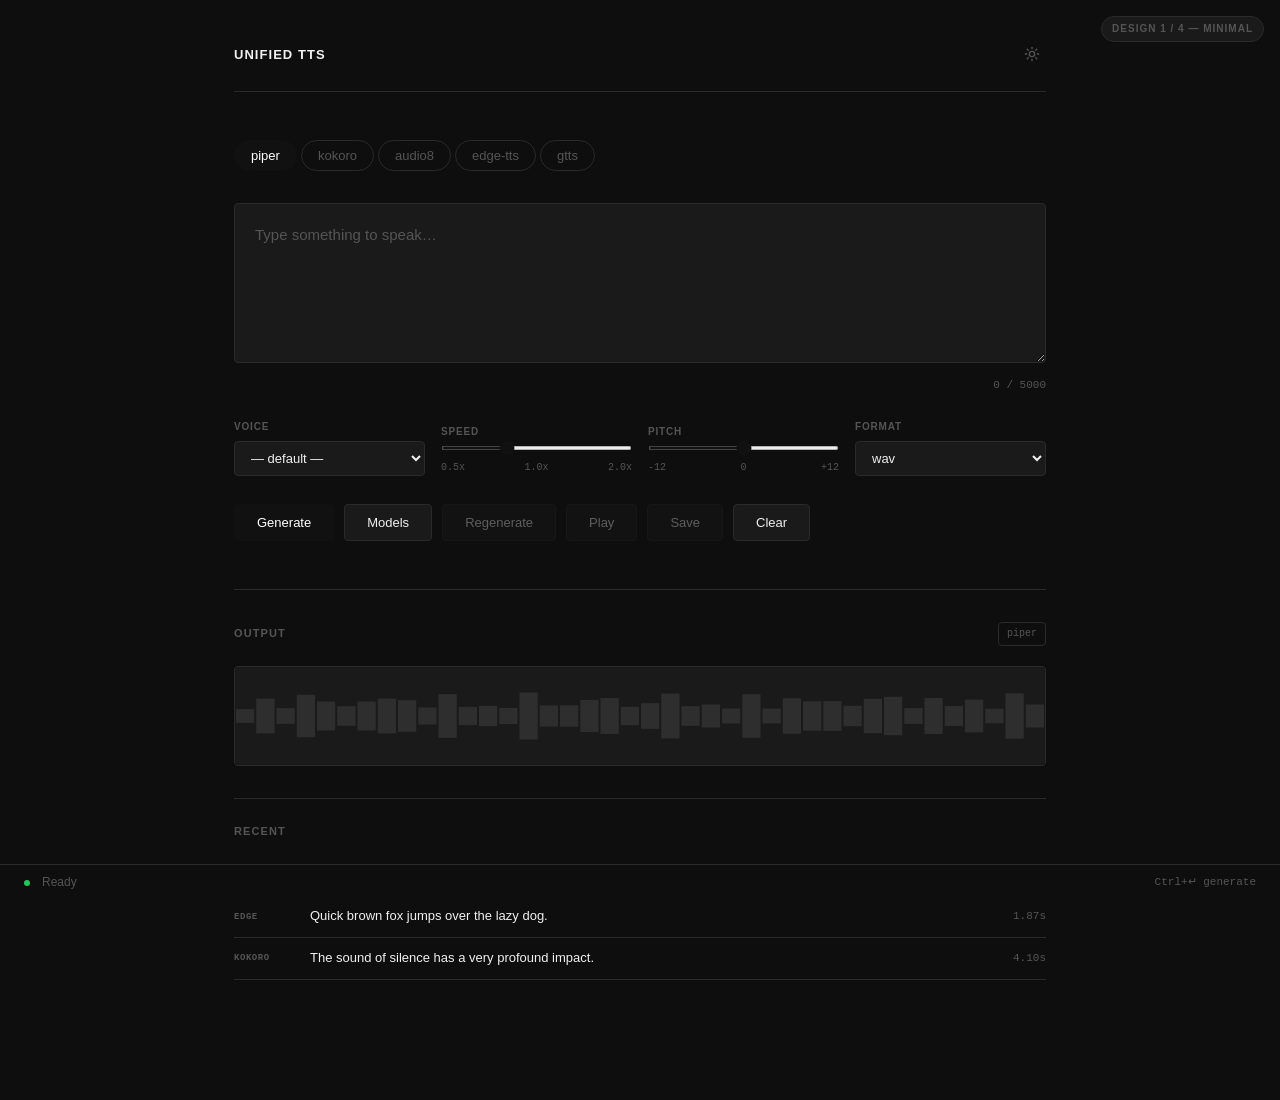
<file: docs/demos/01-minimal.html>
<!DOCTYPE html>
<html lang="en" data-theme="dark">
<head>
<meta charset="UTF-8">
<meta name="viewport" content="width=device-width, initial-scale=1.0">
<title>Unified TTS — Minimal</title>
<style>
/* ── Design: Minimal / Clean ─────────────────────────────────────────── */
/* Light, airy, lots of whitespace. Flat surfaces. No gradients, no glows.
   One accent color used sparingly. */

:root {
  color-scheme: dark light;
  --bg: #fafafa;
  --bg-dark: #0e0e0e;
  --surface: #ffffff;
  --surface-dark: #1a1a1a;
  --border: #e2e2e2;
  --border-dark: #2a2a2a;
  --accent: #111111;
  --accent-light: #333333;
  --text: #111111;
  --text-dark: #f0f0f0;
  --text-muted: #888888;
  --text-muted-dark: #555555;
  --radius: 4px;
  --font: 'Inter', -apple-system, BlinkMacSystemFont, 'Segoe UI', sans-serif;
  --font-mono: 'JetBrains Mono', 'SF Mono', ui-monospace, monospace;
}

[data-theme="dark"] {
  --bg: var(--bg-dark);
  --surface: var(--surface-dark);
  --border: var(--border-dark);
  --text: var(--text-dark);
  --text-muted: var(--text-muted-dark);
}

*, *::before, *::after { box-sizing: border-box; margin: 0; padding: 0; }
html, body { height: 100%; }
body {
  background: var(--bg);
  color: var(--text);
  font-family: var(--font);
  font-size: 14px;
  line-height: 1.6;
  transition: background 0.2s, color 0.2s;
}

/* ── Layout ── */
.shell {
  max-width: 860px;
  margin: 0 auto;
  padding: 40px 24px 120px;
}

/* ── Header ── */
.header {
  display: flex;
  justify-content: space-between;
  align-items: center;
  margin-bottom: 48px;
  padding-bottom: 20px;
  border-bottom: 1px solid var(--border);
}
.logo {
  font-size: 13px;
  font-weight: 600;
  letter-spacing: 0.08em;
  text-transform: uppercase;
}
.theme-toggle {
  background: none;
  border: none;
  cursor: pointer;
  color: var(--text-muted);
  padding: 6px;
  border-radius: var(--radius);
  transition: color 0.15s;
}
.theme-toggle:hover { color: var(--text); }

/* ── Engine tabs — simple pill row ── */
.engine-row {
  display: flex;
  gap: 4px;
  margin-bottom: 32px;
}
.engine-pill {
  padding: 7px 16px;
  border: 1px solid var(--border);
  border-radius: 100px;
  background: transparent;
  color: var(--text-muted);
  font-family: var(--font);
  font-size: 13px;
  font-weight: 500;
  cursor: pointer;
  transition: all 0.15s;
}
.engine-pill:hover { border-color: var(--text-muted); color: var(--text); }
.engine-pill.active {
  background: var(--accent);
  border-color: var(--accent);
  color: var(--bg);
}
[data-theme="dark"] .engine-pill.active { color: #fff; }

/* ── Textarea ── */
.input-area { margin-bottom: 24px; }
.input-area textarea {
  width: 100%;
  min-height: 160px;
  padding: 18px 20px;
  border: 1px solid var(--border);
  border-radius: var(--radius);
  background: var(--surface);
  color: var(--text);
  font-family: var(--font);
  font-size: 15px;
  line-height: 1.7;
  resize: vertical;
  transition: border-color 0.15s;
}
.input-area textarea:focus { outline: none; border-color: var(--text); }
.input-area textarea::placeholder { color: var(--text-muted); }
.char-count {
  text-align: right;
  font-size: 11px;
  color: var(--text-muted);
  font-family: var(--font-mono);
  margin-top: 8px;
}

/* ── Controls — single row of selects/sliders ── */
.controls {
  display: flex;
  gap: 16px;
  align-items: flex-end;
  margin-bottom: 28px;
  flex-wrap: wrap;
}
.control {
  display: flex;
  flex-direction: column;
  gap: 6px;
  flex: 1;
  min-width: 120px;
}
.control label {
  font-size: 10px;
  font-weight: 600;
  letter-spacing: 0.08em;
  text-transform: uppercase;
  color: var(--text-muted);
}
.control select, .control input[type="range"] {
  width: 100%;
}
.control select {
  padding: 8px 12px;
  border: 1px solid var(--border);
  border-radius: var(--radius);
  background: var(--surface);
  color: var(--text);
  font-family: var(--font);
  font-size: 13px;
  cursor: pointer;
}
.control select:focus { outline: none; border-color: var(--text); }

input[type="range"] {
  accent-color: var(--accent);
  height: 4px;
  cursor: pointer;
}
.range-labels {
  display: flex;
  justify-content: space-between;
  font-size: 10px;
  color: var(--text-muted);
  font-family: var(--font-mono);
  margin-top: 4px;
}

/* ── Buttons ── */
.actions {
  display: flex;
  gap: 10px;
  margin-bottom: 48px;
}
.btn {
  padding: 10px 22px;
  border: 1px solid var(--border);
  border-radius: var(--radius);
  background: var(--surface);
  color: var(--text);
  font-family: var(--font);
  font-size: 13px;
  font-weight: 500;
  cursor: pointer;
  transition: all 0.15s;
}
.btn:hover { border-color: var(--text); }
.btn-primary {
  background: var(--accent);
  border-color: var(--accent);
  color: var(--bg);
}
[data-theme="dark"] .btn-primary { color: #fff; }
.btn-primary:hover { opacity: 0.85; }
.btn:disabled { opacity: 0.35; cursor: not-allowed; }

/* ── Output section ── */
.output {
  border-top: 1px solid var(--border);
  padding-top: 32px;
}
.output-header {
  display: flex;
  justify-content: space-between;
  align-items: center;
  margin-bottom: 20px;
}
.output-header h2 {
  font-size: 11px;
  font-weight: 600;
  letter-spacing: 0.1em;
  text-transform: uppercase;
  color: var(--text-muted);
}
.engine-tag {
  font-size: 10px;
  font-family: var(--font-mono);
  color: var(--text-muted);
  border: 1px solid var(--border);
  padding: 3px 8px;
  border-radius: var(--radius);
}

/* ── Visualizer placeholder ── */
.visualizer {
  height: 100px;
  border-radius: var(--radius);
  background: var(--surface);
  border: 1px solid var(--border);
  margin-bottom: 16px;
  display: flex;
  align-items: center;
  justify-content: center;
  color: var(--text-muted);
  font-size: 12px;
  overflow: hidden;
  position: relative;
}
.visualizer canvas { width: 100%; height: 100%; display: block; }

/* ── Audio player ── */
.audio-player {
  display: none;
  background: var(--surface);
  border: 1px solid var(--border);
  border-radius: var(--radius);
  padding: 14px;
}
.audio-meta {
  font-size: 11px;
  color: var(--text-muted);
  font-family: var(--font-mono);
  margin-bottom: 10px;
}
.audio-player audio { width: 100%; height: 36px; }

/* ── Recent list ── */
.recent {
  margin-top: 32px;
  border-top: 1px solid var(--border);
  padding-top: 24px;
}
.recent h3 {
  font-size: 11px;
  font-weight: 600;
  letter-spacing: 0.1em;
  text-transform: uppercase;
  color: var(--text-muted);
  margin-bottom: 14px;
}
.recent-item {
  display: flex;
  align-items: center;
  gap: 12px;
  padding: 10px 0;
  border-bottom: 1px solid var(--border);
  cursor: pointer;
  transition: opacity 0.15s;
}
.recent-item:hover { opacity: 0.7; }
.recent-engine {
  font-size: 9px;
  font-weight: 600;
  font-family: var(--font-mono);
  text-transform: uppercase;
  letter-spacing: 0.06em;
  color: var(--text-muted);
  min-width: 64px;
}
.recent-text {
  flex: 1;
  font-size: 13px;
  color: var(--text);
  overflow: hidden;
  text-overflow: ellipsis;
  white-space: nowrap;
}
.recent-dur {
  font-size: 11px;
  color: var(--text-muted);
  font-family: var(--font-mono);
}

/* ── Footer status ── */
.status {
  position: fixed;
  bottom: 0;
  left: 0;
  right: 0;
  height: 36px;
  display: flex;
  align-items: center;
  padding: 0 24px;
  font-size: 12px;
  color: var(--text-muted);
  border-top: 1px solid var(--border);
  background: var(--bg);
  gap: 12px;
}
.status-dot {
  width: 6px;
  height: 6px;
  border-radius: 50%;
  background: #22c55e;
}

/* ── Demo label ── */
.demo-label {
  position: fixed;
  top: 16px;
  right: 16px;
  font-size: 10px;
  font-weight: 600;
  letter-spacing: 0.1em;
  text-transform: uppercase;
  color: var(--text-muted);
  background: var(--surface);
  border: 1px solid var(--border);
  padding: 4px 10px;
  border-radius: 100px;
  z-index: 10;
}

@media (max-width: 600px) {
  .controls { flex-direction: column; }
  .shell { padding: 24px 16px 120px; }
}
</style>
</head>
<body>

<div class="demo-label">Design 1 / 4 — Minimal</div>

<div class="shell">

  <!-- Header -->
  <header class="header">
    <div class="logo">Unified TTS</div>
    <button class="theme-toggle" onclick="toggleTheme()" title="Toggle theme">
      <svg width="16" height="16" viewBox="0 0 24 24" fill="none" stroke="currentColor" stroke-width="2" stroke-linecap="round"><circle cx="12" cy="12" r="4"/><path d="M12 2v2"/><path d="M12 20v2"/><path d="m4.93 4.93 1.41 1.41"/><path d="m17.66 17.66 1.41 1.41"/><path d="M2 12h2"/><path d="M20 12h2"/><path d="m6.34 17.66-1.41 1.41"/><path d="m19.07 4.93-1.41 1.41"/></svg>
    </button>
  </header>

  <!-- Engine tabs -->
  <div class="engine-row">
    <button class="engine-pill active" onclick="selectEngine(this)">piper</button>
    <button class="engine-pill" onclick="selectEngine(this)">kokoro</button>
    <button class="engine-pill" onclick="selectEngine(this)">audio8</button>
    <button class="engine-pill" onclick="selectEngine(this)">edge-tts</button>
    <button class="engine-pill" onclick="selectEngine(this)">gtts</button>
  </div>

  <!-- Input -->
  <div class="input-area">
    <textarea placeholder="Type something to speak…" maxlength="5000" oninput="updateCount(this)"></textarea>
    <div class="char-count"><span>0 / 5000</span></div>
  </div>

  <!-- Controls -->
  <div class="controls">
    <div class="control">
      <label>Voice</label>
      <select>
        <option value="">— default —</option>
        <option>en_US-lessa-medium</option>
        <option>en_US-amy-medium</option>
        <option>en_GB-daniel-medium</option>
      </select>
    </div>
    <div class="control">
      <label>Speed</label>
      <input type="range" min="0.5" max="2.0" step="0.1" value="1.0" oninput="this.parentElement.querySelector('.range-labels span').textContent=this.value+'x'">
      <div class="range-labels"><span>0.5x</span><span>1.0x</span><span>2.0x</span></div>
    </div>
    <div class="control">
      <label>Pitch</label>
      <input type="range" min="-12" max="12" step="1" value="0" oninput="this.parentElement.querySelector('.range-labels span').textContent=this.value">
      <div class="range-labels"><span>-12</span><span>0</span><span>+12</span></div>
    </div>
    <div class="control">
      <label>Format</label>
      <select>
        <option>wav</option>
        <option>mp3</option>
        <option>flac</option>
      </select>
    </div>
  </div>

  <!-- Actions -->
  <div class="actions">
    <button class="btn btn-primary">Generate</button>
    <button class="btn">Models</button>
    <button class="btn" disabled>Regenerate</button>
    <button class="btn" disabled>Play</button>
    <button class="btn" disabled>Save</button>
    <button class="btn">Clear</button>
  </div>

  <!-- Output -->
  <div class="output">
    <div class="output-header">
      <h2>Output</h2>
      <span class="engine-tag">piper</span>
    </div>
    <div class="visualizer">
      <canvas id="viz"></canvas>
    </div>
    <div class="audio-player" id="audioPlayer">
      <div class="audio-meta">piper · default · 3.42s</div>
      <audio controls preload="auto"></audio>
    </div>
  </div>

  <!-- Recent -->
  <div class="recent">
    <h3>Recent</h3>
    <div class="recent-item">
      <span class="recent-engine">piper</span>
      <span class="recent-text">Hello, this is a sample generated by the minimal UI design demo.</span>
      <span class="recent-dur">3.42s</span>
    </div>
    <div class="recent-item">
      <span class="recent-engine">edge</span>
      <span class="recent-text">Quick brown fox jumps over the lazy dog.</span>
      <span class="recent-dur">1.87s</span>
    </div>
    <div class="recent-item">
      <span class="recent-engine">kokoro</span>
      <span class="recent-text">The sound of silence has a very profound impact.</span>
      <span class="recent-dur">4.10s</span>
    </div>
  </div>

</div>

<!-- Status bar -->
<div class="status">
  <div class="status-dot"></div>
  <span>Ready</span>
  <span style="margin-left:auto;font-family:var(--font-mono);font-size:11px;">Ctrl+↵ generate</span>
</div>

<script>
function toggleTheme() {
  const html = document.documentElement;
  html.setAttribute('data-theme', html.getAttribute('data-theme') === 'dark' ? 'light' : 'dark');
}

function selectEngine(btn) {
  document.querySelectorAll('.engine-pill').forEach(b => b.classList.remove('active'));
  btn.classList.add('active');
}

function updateCount(el) {
  el.parentElement.querySelector('.char-count span').textContent = el.value.length + ' / 5000';
}

// Simple static visualizer
const canvas = document.getElementById('viz');
const ctx = canvas.getContext('2d');
function resize() { canvas.width = canvas.offsetWidth * 2; canvas.height = canvas.offsetHeight * 2; }
resize();
window.addEventListener('resize', resize);

function drawViz() {
  const w = canvas.width, h = canvas.height;
  ctx.fillStyle = getComputedStyle(document.documentElement).getPropertyValue('--surface').trim();
  ctx.fillRect(0, 0, w, h);
  const bars = 40;
  const bw = w / bars;
  const c = getComputedStyle(document.documentElement).getPropertyValue('--text-muted').trim();
  for (let i = 0; i < bars; i++) {
    const amp = 0.2 + 0.5 * Math.abs(Math.sin(i * 1.7) * Math.cos(i * 0.9));
    const bh = amp * h * 0.7;
    ctx.fillStyle = c;
    ctx.globalAlpha = 0.35;
    ctx.fillRect(i * bw + 2, h / 2 - bh / 2, bw - 4, bh);
  }
  ctx.globalAlpha = 1;
  requestAnimationFrame(drawViz);
}
drawViz();
</script>
</body>
</html>
</file>
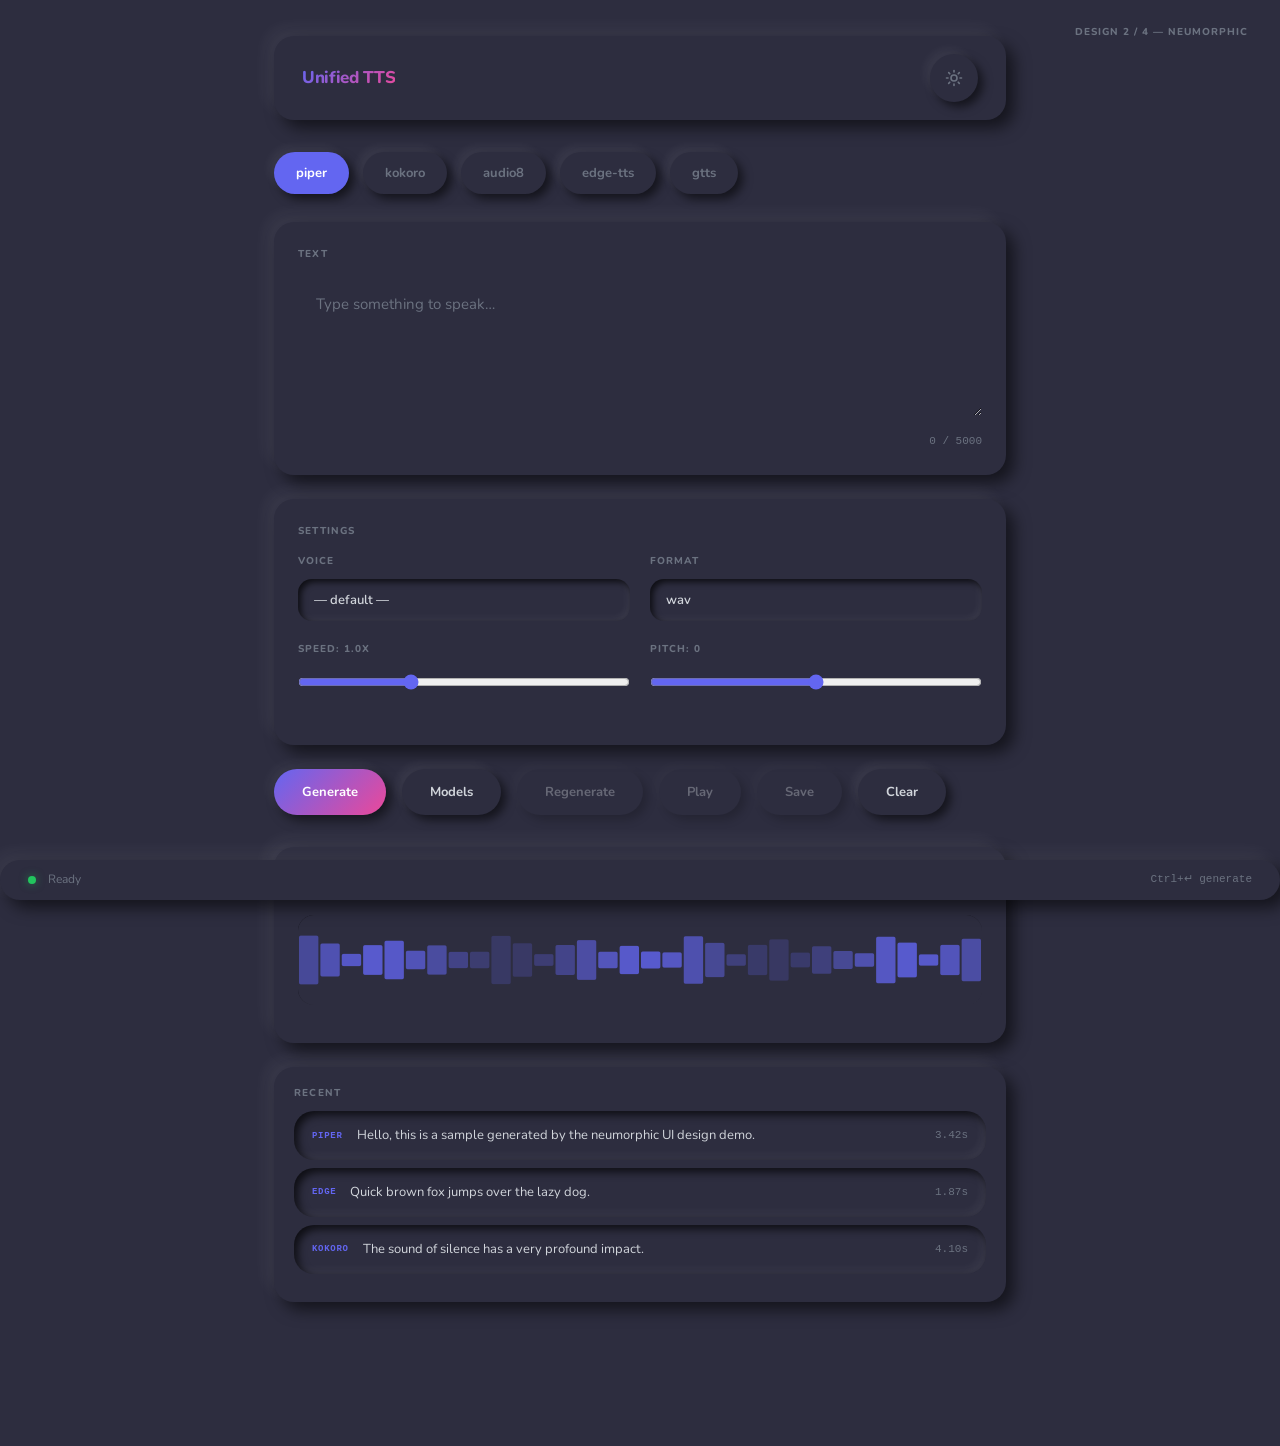
<file: docs/demos/02-neumorphic.html>
<!DOCTYPE html>
<html lang="en" data-theme="dark">
<head>
<meta charset="UTF-8">
<meta name="viewport" content="width=device-width, initial-scale=1.0">
<title>Unified TTS — Neumorphic</title>
<style>
/* ── Design: Neumorphic ─────────────────────────────────────────────── */
/* Soft extruded surfaces. Double shadows — light top-left, dark bottom-right.
   Everything feels physically raised or pressed into the canvas. */

:root {
  color-scheme: dark light;
  --bg: #e0e5ec;
  --bg-dark: #2d2d3f;
  --text: #4a4a5a;
  --text-dark: #d1d5db;
  --text-muted: #9ca3af;
  --shadow-light: rgba(255, 255, 255, 0.5);
  --shadow-dark: rgba(163, 175, 193, 0.45);
  --shadow-dark-dk: rgba(98, 105, 123, 0.55);
  --accent: #6366f1;
  --accent-soft: #818cf8;
  --inset-shadow-light: rgba(255, 255, 255, 0.3);
  --inset-shadow-dark: rgba(163, 175, 193, 0.45);
  --radius: 20px;
  --font: 'Nunito', 'Inter', -apple-system, sans-serif;
  --font-mono: 'JetBrains Mono', ui-monospace, monospace;
}

[data-theme="dark"] {
  --bg: var(--bg-dark);
  --text: var(--text-dark);
  --text-muted: #6b7280;
  --shadow-light: rgba(255, 255, 255, 0.06);
  --shadow-dark: rgba(0, 0, 0, 0.55);
  --shadow-dark-dk: rgba(0, 0, 0, 0.7);
  --inset-shadow-light: rgba(255, 255, 255, 0.05);
  --inset-shadow-dark: rgba(0, 0, 0, 0.5);
}

*, *::before, *::after { box-sizing: border-box; margin: 0; padding: 0; }
html, body { height: 100%; }
body {
  background: var(--bg);
  color: var(--text);
  font-family: var(--font);
  font-size: 14px;
  line-height: 1.6;
  transition: background 0.3s, color 0.3s;
}

.neu {
  background: var(--bg);
  border-radius: var(--radius);
  box-shadow: 8px 8px 16px var(--shadow-dark), -8px -8px 16px var(--shadow-light);
}
.neu-inset {
  background: var(--bg);
  border-radius: var(--radius);
  box-shadow: inset 4px 4px 8px var(--shadow-dark-dk), inset -4px -4px 8px var(--shadow-light);
}

.shell {
  max-width: 780px;
  margin: 0 auto;
  padding: 36px 24px 120px;
}

/* ── Header ── */
.header {
  display: flex;
  justify-content: space-between;
  align-items: center;
  padding: 18px 28px;
  margin-bottom: 32px;
}
.logo {
  font-size: 17px;
  font-weight: 800;
  letter-spacing: -0.02em;
  background: linear-gradient(135deg, var(--accent), #ec4899);
  -webkit-background-clip: text;
  -webkit-text-fill-color: transparent;
  background-clip: text;
}
.theme-toggle {
  width: 48px;
  height: 48px;
  border: none;
  border-radius: 50%;
  background: var(--bg);
  color: var(--text-muted);
  cursor: pointer;
  display: flex;
  align-items: center;
  justify-content: center;
  box-shadow: 5px 5px 10px var(--shadow-dark), -5px -5px 10px var(--shadow-light);
  transition: all 0.2s;
}
.theme-toggle:hover { color: var(--accent); }
.theme-toggle:active {
  box-shadow: inset 3px 3px 6px var(--shadow-dark-dk), inset -3px -3px 6px var(--shadow-light);
}

/* ── Engine tabs — soft pills ── */
.engine-row {
  display: flex;
  gap: 14px;
  margin-bottom: 28px;
  flex-wrap: wrap;
}
.engine-pill {
  padding: 12px 22px;
  border: none;
  border-radius: 50px;
  background: var(--bg);
  color: var(--text-muted);
  font-family: var(--font);
  font-size: 13px;
  font-weight: 700;
  cursor: pointer;
  box-shadow: 5px 5px 10px var(--shadow-dark), -5px -5px 10px var(--shadow-light);
  transition: all 0.2s;
}
.engine-pill:hover { color: var(--text); }
.engine-pill:active {
  box-shadow: inset 3px 3px 6px var(--shadow-dark-dk), inset -3px -3px 6px var(--shadow-light);
}
.engine-pill.active {
  color: #fff;
  background: var(--accent);
  box-shadow: 5px 5px 10px var(--shadow-dark), -5px -5px 10px var(--shadow-light);
}

/* ── Cards ── */
.card {
  padding: 24px;
  margin-bottom: 24px;
}
.section-label {
  font-size: 10px;
  font-weight: 800;
  letter-spacing: 0.12em;
  text-transform: uppercase;
  color: var(--text-muted);
  margin-bottom: 14px;
}

/* ── Textarea — inset ── */
textarea {
  width: 100%;
  min-height: 140px;
  padding: 16px 18px;
  border: none;
  background: var(--bg);
  color: var(--text);
  font-family: var(--font);
  font-size: 15px;
  line-height: 1.7;
  resize: vertical;
}
textarea:focus { outline: none; }
textarea::placeholder { color: var(--text-muted); }
.char-count {
  text-align: right;
  font-size: 11px;
  color: var(--text-muted);
  font-family: var(--font-mono);
  margin-top: 10px;
}

/* ── Controls ── */
.controls-grid {
  display: grid;
  grid-template-columns: 1fr 1fr;
  gap: 20px;
  margin-bottom: 24px;
}
.control label {
  display: block;
  font-size: 10px;
  font-weight: 800;
  letter-spacing: 0.1em;
  text-transform: uppercase;
  color: var(--text-muted);
  margin-bottom: 10px;
}
.control select {
  width: 100%;
  padding: 12px 16px;
  border: none;
  border-radius: 14px;
  background: var(--bg);
  color: var(--text);
  font-family: var(--font);
  font-size: 13px;
  font-weight: 600;
  cursor: pointer;
  box-shadow: inset 3px 3px 6px var(--shadow-dark-dk), inset -3px -3px 6px var(--shadow-light);
  appearance: none;
}
.control select:focus { outline: none; }

.range-wrap { padding: 4px 0; }
.range-wrap input[type="range"] {
  width: 100%;
  accent-color: var(--accent);
  height: 8px;
  border-radius: 99px;
  cursor: pointer;
}
.range-val {
  text-align: center;
  font-size: 12px;
  font-weight: 700;
  color: var(--accent);
  font-family: var(--font-mono);
  margin-top: 6px;
}

/* ── Buttons ── */
.actions {
  display: flex;
  gap: 16px;
  margin-bottom: 32px;
  flex-wrap: wrap;
}
.btn {
  padding: 14px 28px;
  border: none;
  border-radius: 50px;
  background: var(--bg);
  color: var(--text);
  font-family: var(--font);
  font-size: 13px;
  font-weight: 700;
  cursor: pointer;
  box-shadow: 5px 5px 10px var(--shadow-dark), -5px -5px 10px var(--shadow-light);
  transition: all 0.15s;
  display: inline-flex;
  align-items: center;
  gap: 7px;
}
.btn:hover { color: var(--accent); }
.btn:active {
  box-shadow: inset 3px 3px 6px var(--shadow-dark-dk), inset -3px -3px 6px var(--shadow-light);
}
.btn-primary {
  background: linear-gradient(135deg, var(--accent), #ec4899);
  color: #fff;
  box-shadow: 5px 5px 12px var(--shadow-dark), -5px -5px 12px var(--shadow-light);
}
.btn-primary:hover { color: #fff; opacity: 0.9; }
.btn:disabled { opacity: 0.35; cursor: not-allowed; }

/* ── Output ── */
.output-section { margin-bottom: 24px; }
.output-header {
  display: flex;
  justify-content: space-between;
  align-items: center;
  margin-bottom: 16px;
}
.output-header h2 {
  font-size: 12px;
  font-weight: 800;
  letter-spacing: 0.1em;
  text-transform: uppercase;
  color: var(--text-muted);
}
.engine-tag {
  font-size: 10px;
  font-weight: 800;
  font-family: var(--font-mono);
  color: var(--accent);
  padding: 6px 14px;
  border-radius: 50px;
  background: var(--bg);
  box-shadow: inset 2px 2px 5px var(--shadow-dark-dk), inset -2px -2px 5px var(--shadow-light);
}

.visualizer {
  height: 90px;
  border-radius: 16px;
  display: flex;
  align-items: center;
  justify-content: center;
  color: var(--text-muted);
  font-size: 12px;
  overflow: hidden;
  margin-bottom: 14px;
}
.visualizer canvas { width: 100%; height: 100%; display: block; }

.audio-player {
  display: none;
  padding: 16px;
}
.audio-meta {
  font-size: 11px;
  color: var(--text-muted);
  font-family: var(--font-mono);
  margin-bottom: 10px;
}
.audio-player audio { width: 100%; height: 40px; border-radius: 14px; }

/* ── Recent ── */
.recent-item {
  display: flex;
  align-items: center;
  gap: 14px;
  padding: 14px 18px;
  margin-bottom: 10px;
  cursor: pointer;
  transition: all 0.15s;
}
.recent-item:hover { transform: translateY(-1px); }
.recent-engine {
  font-size: 9px;
  font-weight: 800;
  font-family: var(--font-mono);
  text-transform: uppercase;
  letter-spacing: 0.08em;
  color: var(--accent);
}
.recent-text {
  flex: 1;
  font-size: 13px;
  overflow: hidden;
  text-overflow: ellipsis;
  white-space: nowrap;
}
.recent-dur {
  font-size: 11px;
  color: var(--text-muted);
  font-family: var(--font-mono);
}

/* ── Footer ── */
.status {
  position: fixed;
  bottom: 0;
  left: 0;
  right: 0;
  height: 40px;
  display: flex;
  align-items: center;
  padding: 0 28px;
  font-size: 12px;
  color: var(--text-muted);
  gap: 12px;
}
.status-dot {
  width: 8px;
  height: 8px;
  border-radius: 50%;
  background: #22c55e;
  box-shadow: 0 0 8px rgba(34, 197, 94, 0.5);
}

.demo-label {
  position: fixed;
  top: 16px;
  right: 16px;
  font-size: 10px;
  font-weight: 800;
  letter-spacing: 0.1em;
  text-transform: uppercase;
  color: var(--text-muted);
  padding: 8px 16px;
  border-radius: 50px;
  z-index: 10;
}

@media (max-width: 600px) {
  .controls-grid { grid-template-columns: 1fr; }
  .shell { padding: 24px 16px 120px; }
}
</style>
<link rel="preconnect" href="https://fonts.googleapis.com">
<link href="https://fonts.googleapis.com/css2?family=Nunito:wght@600;700;800&display=swap" rel="stylesheet">
</head>
<body>

<div class="demo-label">Design 2 / 4 — Neumorphic</div>

<div class="shell">

  <header class="header neu">
    <div class="logo">Unified TTS</div>
    <button class="theme-toggle" onclick="toggleTheme()">
      <svg width="18" height="18" viewBox="0 0 24 24" fill="none" stroke="currentColor" stroke-width="2.2" stroke-linecap="round"><circle cx="12" cy="12" r="4"/><path d="M12 2v2"/><path d="M12 20v2"/><path d="m4.93 4.93 1.41 1.41"/><path d="m17.66 17.66 1.41 1.41"/><path d="M2 12h2"/><path d="M20 12h2"/><path d="m6.34 17.66-1.41 1.41"/><path d="m19.07 4.93-1.41 1.41"/></svg>
    </button>
  </header>

  <!-- Engine pills -->
  <div class="engine-row">
    <button class="engine-pill active" onclick="selectEngine(this)">piper</button>
    <button class="engine-pill" onclick="selectEngine(this)">kokoro</button>
    <button class="engine-pill" onclick="selectEngine(this)">audio8</button>
    <button class="engine-pill" onclick="selectEngine(this)">edge-tts</button>
    <button class="engine-pill" onclick="selectEngine(this)">gtts</button>
  </div>

  <!-- Text input -->
  <div class="card neu">
    <div class="section-label">Text</div>
    <textarea placeholder="Type something to speak…" maxlength="5000" oninput="updateCount(this, 5000)"></textarea>
    <div class="char-count"><span>0 / 5000</span></div>
  </div>

  <!-- Controls -->
  <div class="card neu">
    <div class="section-label">Settings</div>
    <div class="controls-grid">
      <div class="control">
        <label>Voice</label>
        <select>
          <option value="">— default —</option>
          <option>en_US-lessa-medium</option>
          <option>en_US-amy-medium</option>
          <option>en_GB-daniel-medium</option>
        </select>
      </div>
      <div class="control">
        <label>Format</label>
        <select>
          <option>wav</option>
          <option>mp3</option>
          <option>flac</option>
        </select>
      </div>
      <div class="control">
        <label>Speed: <span id="speedVal">1.0x</span></label>
        <div class="range-wrap">
          <input type="range" min="0.5" max="2.0" step="0.1" value="1.0" oninput="document.getElementById('speedVal').textContent=parseFloat(this.value).toFixed(1)+'x'">
        </div>
      </div>
      <div class="control">
        <label>Pitch: <span id="pitchVal">0</span></label>
        <div class="range-wrap">
          <input type="range" min="-12" max="12" step="1" value="0" oninput="document.getElementById('pitchVal').textContent=this.value">
        </div>
      </div>
    </div>
  </div>

  <!-- Actions -->
  <div class="actions">
    <button class="btn btn-primary">Generate</button>
    <button class="btn">Models</button>
    <button class="btn" disabled>Regenerate</button>
    <button class="btn" disabled>Play</button>
    <button class="btn" disabled>Save</button>
    <button class="btn">Clear</button>
  </div>

  <!-- Output -->
  <div class="output-section">
    <div class="card neu output-card">
      <div class="output-header">
        <h2>Output</h2>
        <span class="engine-tag">piper</span>
      </div>
      <div class="visualizer neu-inset">
        <canvas id="viz"></canvas>
      </div>
      <div class="audio-player neu-inset" id="audioPlayer">
        <div class="audio-meta">piper · default · 3.42s</div>
        <audio controls preload="auto"></audio>
      </div>
    </div>
  </div>

  <!-- Recent -->
  <div class="recent-section">
    <div class="card neu" style="padding:18px 20px;">
      <div class="section-label" style="margin-bottom:10px;">Recent</div>
      <div class="recent-item neu-inset" style="margin-bottom:8px;">
        <span class="recent-engine">piper</span>
        <span class="recent-text">Hello, this is a sample generated by the neumorphic UI design demo.</span>
        <span class="recent-dur">3.42s</span>
      </div>
      <div class="recent-item neu-inset" style="margin-bottom:8px;">
        <span class="recent-engine">edge</span>
        <span class="recent-text">Quick brown fox jumps over the lazy dog.</span>
        <span class="recent-dur">1.87s</span>
      </div>
      <div class="recent-item neu-inset">
        <span class="recent-engine">kokoro</span>
        <span class="recent-text">The sound of silence has a very profound impact.</span>
        <span class="recent-dur">4.10s</span>
      </div>
    </div>
  </div>

</div>

<div class="status neu">
  <div class="status-dot"></div>
  <span>Ready</span>
  <span style="margin-left:auto;font-family:var(--font-mono);font-size:11px;">Ctrl+↵ generate</span>
</div>

<script>
function toggleTheme() {
  const html = document.documentElement;
  html.setAttribute('data-theme', html.getAttribute('data-theme') === 'dark' ? 'light' : 'dark');
}
function selectEngine(btn) {
  document.querySelectorAll('.engine-pill').forEach(b => b.classList.remove('active'));
  btn.classList.add('active');
}
function updateCount(el, max) {
  el.parentElement.querySelector('.char-count span').textContent = el.value.length + ' / ' + max;
}

// Visualizer
const canvas = document.getElementById('viz');
const ctx = canvas.getContext('2d');
function resize() { canvas.width = canvas.offsetWidth * 2; canvas.height = canvas.offsetHeight * 2; }
resize();
window.addEventListener('resize', resize);
function draw() {
  const w = canvas.width, h = canvas.height;
  const bg = getComputedStyle(document.documentElement).getPropertyValue('--bg').trim();
  ctx.fillStyle = bg;
  ctx.fillRect(0, 0, w, h);
  const accent = '#6366f1';
  const bars = 32;
  const bw = w / bars;
  for (let i = 0; i < bars; i++) {
    const amp = 0.15 + 0.55 * Math.abs(Math.sin(i * 2.1 + Date.now() * 0.002) * Math.cos(i * 0.7));
    const bh = amp * h * 0.8;
    ctx.fillStyle = accent;
    ctx.globalAlpha = 0.5 + 0.3 * Math.sin(i * 0.5);
    ctx.beginPath();
    ctx.roundRect(i * bw + 2, h / 2 - bh / 2, bw - 4, bh, 4);
    ctx.fill();
  }
  ctx.globalAlpha = 1;
  requestAnimationFrame(draw);
}
draw();
</script>
</body>
</html>
</file>
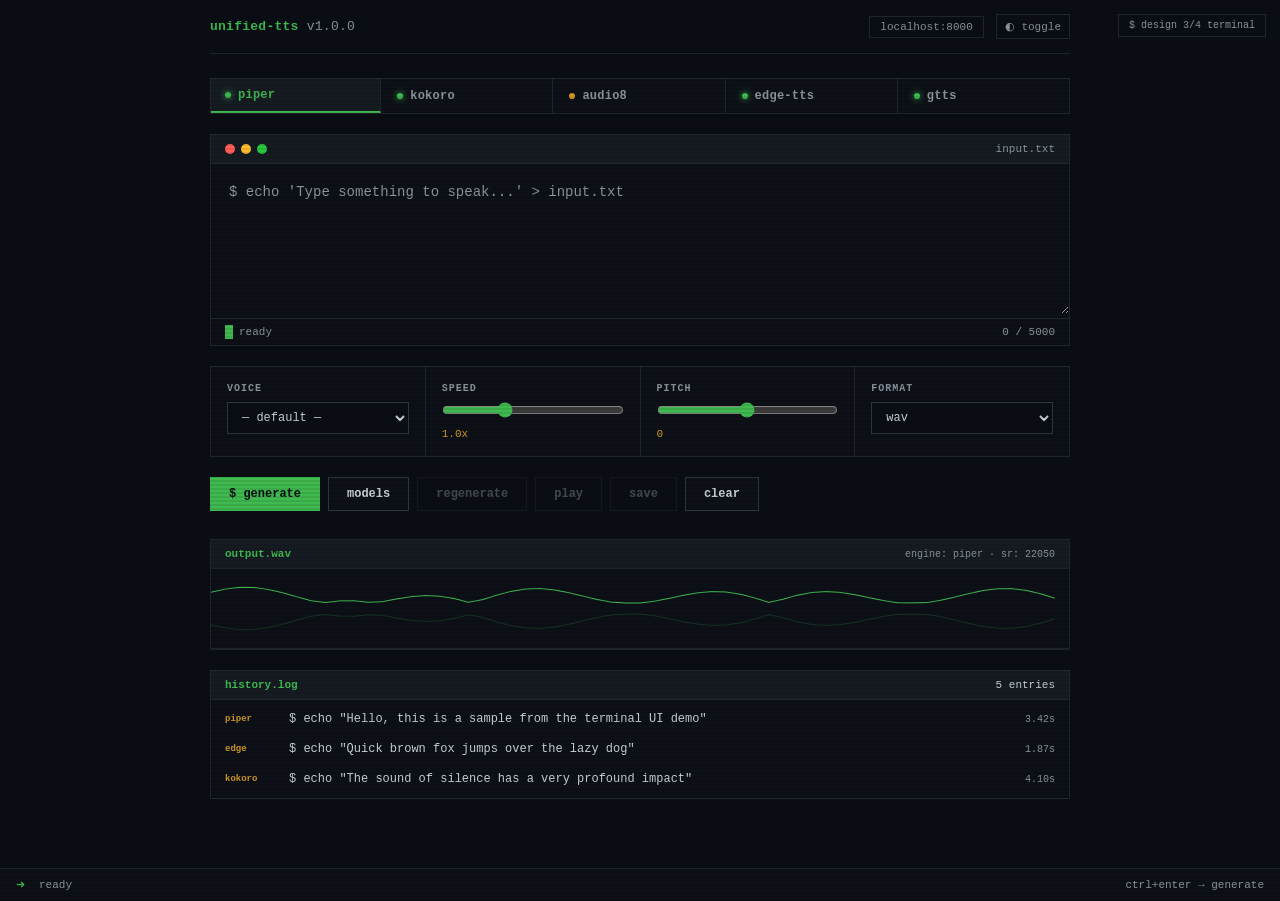
<file: docs/demos/03-terminal.html>
<!DOCTYPE html>
<html lang="en" data-theme="dark">
<head>
<meta charset="UTF-8">
<meta name="viewport" content="width=device-width, initial-scale=1.0">
<title>Unified TTS — Terminal</title>
<style>
/* ── Design: Terminal / Cyber ────────────────────────────────────────── */
/* Monospace throughout. High contrast. Scanline overlay. Green-on-black
   meets amber. Feels like a pro tool for people who know what they're doing. */

:root {
  color-scheme: dark;
  --bg: #0a0e14;
  --bg-surface: #0d1117;
  --bg-elevated: #161b22;
  --border: #21262d;
  --border-bright: #30363d;
  --text: #c9d1d9;
  --text-muted: #8b949e;
  --accent: #58a6ff;
  --accent-green: #3fb950;
  --accent-amber: #d29922;
  --accent-red: #f85149;
  --font: 'JetBrains Mono', 'SF Mono', 'Cascadia Code', ui-monospace, monospace;
  --radius: 0px;
}

*, *::before, *::after { box-sizing: border-box; margin: 0; padding: 0; }
html, body { height: 100%; background: var(--bg); color: var(--text); font-family: var(--font); font-size: 13px; }

/* Scanline overlay */
body::after {
  content: '';
  position: fixed;
  inset: 0;
  background: repeating-linear-gradient(
    0deg,
    transparent,
    transparent 2px,
    rgba(0, 0, 0, 0.08) 2px,
    rgba(0, 0, 0, 0.08) 4px
  );
  pointer-events: none;
  z-index: 999;
}

.shell {
  max-width: 900px;
  margin: 0 auto;
  padding: 0 20px 100px;
}

/* ── Header ── */
.header {
  display: flex;
  justify-content: space-between;
  align-items: center;
  padding: 14px 0;
  margin-bottom: 24px;
  border-bottom: 1px solid var(--border);
}
.logo {
  font-size: 13px;
  font-weight: 700;
  color: var(--accent-green);
  letter-spacing: 0.02em;
}
.logo span { color: var(--text-muted); font-weight: 400; }
.header-right { display: flex; align-items: center; gap: 12px; }
.host-badge {
  font-size: 11px;
  color: var(--text-muted);
  padding: 4px 10px;
  border: 1px solid var(--border);
}

.theme-toggle {
  background: none;
  border: 1px solid var(--border);
  color: var(--text-muted);
  padding: 5px 8px;
  font-family: var(--font);
  font-size: 11px;
  cursor: pointer;
  transition: all 0.15s;
}
.theme-toggle:hover { border-color: var(--accent); color: var(--accent); }

/* ── Engine tabs — terminal-style row ── */
.engine-row {
  display: flex;
  gap: 2px;
  margin-bottom: 20px;
  background: var(--bg-surface);
  border: 1px solid var(--border);
}
.engine-pill {
  flex: 1;
  padding: 9px 14px;
  border: none;
  border-right: 1px solid var(--border);
  background: transparent;
  color: var(--text-muted);
  font-family: var(--font);
  font-size: 12px;
  font-weight: 600;
  cursor: pointer;
  text-align: left;
  transition: all 0.15s;
  letter-spacing: 0.02em;
}
.engine-pill:last-child { border-right: none; }
.engine-pill:hover { background: var(--bg-elevated); color: var(--text); }
.engine-pill.active {
  background: var(--bg-elevated);
  color: var(--accent-green);
  border-bottom: 2px solid var(--accent-green);
}
.engine-pill .dot {
  display: inline-block;
  width: 6px;
  height: 6px;
  border-radius: 50%;
  margin-right: 7px;
  vertical-align: middle;
}
.dot-online { background: var(--accent-green); box-shadow: 0 0 6px var(--accent-green); }
.dot-offline { background: var(--accent-amber); }

/* ── Terminal window for text input ── */
.terminal {
  background: var(--bg-surface);
  border: 1px solid var(--border);
  margin-bottom: 20px;
}
.terminal-titlebar {
  display: flex;
  justify-content: space-between;
  align-items: center;
  padding: 8px 14px;
  background: var(--bg-elevated);
  border-bottom: 1px solid var(--border);
  font-size: 11px;
  color: var(--text-muted);
}
.terminal-dots {
  display: flex;
  gap: 6px;
}
.terminal-dot {
  width: 10px;
  height: 10px;
  border-radius: 50%;
  background: var(--border-bright);
}
.terminal-dot:nth-child(1) { background: #ff5f57; }
.terminal-dot:nth-child(2) { background: #febc2e; }
.terminal-dot:nth-child(3) { background: #28c840; }

.terminal textarea {
  width: 100%;
  min-height: 150px;
  padding: 16px 18px;
  border: none;
  background: transparent;
  color: var(--text);
  font-family: var(--font);
  font-size: 14px;
  line-height: 1.75;
  resize: vertical;
}
.terminal textarea:focus { outline: none; }
.terminal textarea::placeholder { color: var(--text-muted); }
.terminal-footer {
  display: flex;
  justify-content: space-between;
  align-items: center;
  padding: 6px 14px;
  border-top: 1px solid var(--border);
  font-size: 11px;
  color: var(--text-muted);
}
.cursor-blink {
  display: inline-block;
  width: 8px;
  height: 14px;
  background: var(--accent-green);
  animation: blink 1s step-end infinite;
  vertical-align: middle;
  margin-right: 6px;
}
@keyframes blink { 0%, 100% { opacity: 1; } 50% { opacity: 0; } }

/* ── Controls panel ── */
.controls-panel {
  display: grid;
  grid-template-columns: repeat(4, 1fr);
  gap: 1px;
  background: var(--border);
  border: 1px solid var(--border);
  margin-bottom: 20px;
}
.ctrl-cell {
  background: var(--bg-surface);
  padding: 16px;
}
.ctrl-label {
  font-size: 10px;
  font-weight: 700;
  letter-spacing: 0.1em;
  text-transform: uppercase;
  color: var(--text-muted);
  margin-bottom: 8px;
}
.ctrl-value {
  font-size: 11px;
  color: var(--accent-amber);
  font-family: var(--font);
  margin-top: 6px;
}
.ctrl-cell select {
  width: 100%;
  padding: 7px 10px;
  border: 1px solid var(--border-bright);
  background: var(--bg);
  color: var(--text);
  font-family: var(--font);
  font-size: 12px;
  cursor: pointer;
}
.ctrl-cell select:focus { outline: none; border-color: var(--accent); }
.ctrl-cell input[type="range"] {
  width: 100%;
  accent-color: var(--accent-green);
  cursor: pointer;
}

/* ── Buttons ── */
.actions {
  display: flex;
  gap: 8px;
  margin-bottom: 28px;
}
.btn {
  padding: 9px 18px;
  border: 1px solid var(--border-bright);
  background: var(--bg-surface);
  color: var(--text);
  font-family: var(--font);
  font-size: 12px;
  font-weight: 600;
  cursor: pointer;
  transition: all 0.12s;
  display: inline-flex;
  align-items: center;
  gap: 6px;
}
.btn:hover { border-color: var(--accent); color: var(--accent); }
.btn:active { background: var(--bg-elevated); }
.btn-primary {
  background: var(--accent-green);
  border-color: var(--accent-green);
  color: #0a0e14;
  font-weight: 700;
}
.btn-primary:hover { background: #2ea043; border-color: #2ea043; color: #0a0e14; }
.btn:disabled { opacity: 0.3; cursor: not-allowed; }

/* ── Output ── */
.output-panel {
  background: var(--bg-surface);
  border: 1px solid var(--border);
  margin-bottom: 20px;
}
.output-titlebar {
  display: flex;
  justify-content: space-between;
  align-items: center;
  padding: 8px 14px;
  background: var(--bg-elevated);
  border-bottom: 1px solid var(--border);
  font-size: 11px;
}
.output-titlebar span:first-child { color: var(--accent-green); font-weight: 700; }
.output-titlebar span:last-child { color: var(--text-muted); font-size: 10px; }

.visualizer {
  height: 80px;
  border-bottom: 1px solid var(--border);
  overflow: hidden;
  position: relative;
}
.visualizer canvas { width: 100%; height: 100%; display: block; }

.audio-player {
  display: none;
  padding: 12px 14px;
}
.audio-meta {
  font-size: 10px;
  color: var(--text-muted);
  margin-bottom: 8px;
}
.audio-player audio { width: 100%; height: 34px; }

/* ── Recent ── */
.recent-panel {
  background: var(--bg-surface);
  border: 1px solid var(--border);
}
.recent-titlebar {
  display: flex;
  justify-content: space-between;
  align-items: center;
  padding: 8px 14px;
  background: var(--bg-elevated);
  border-bottom: 1px solid var(--border);
  font-size: 11px;
}
.recent-titlebar span:first-child { color: var(--accent-green); font-weight: 700; }
.recent-list { padding: 4px; }
.recent-item {
  display: flex;
  align-items: center;
  gap: 12px;
  padding: 8px 10px;
  border-radius: 2px;
  cursor: pointer;
  transition: background 0.1s;
}
.recent-item:hover { background: var(--bg-elevated); }
.recent-engine {
  font-size: 9px;
  font-weight: 700;
  color: var(--accent-amber);
  min-width: 52px;
}
.recent-text {
  flex: 1;
  font-size: 12px;
  color: var(--text);
  overflow: hidden;
  text-overflow: ellipsis;
  white-space: nowrap;
}
.recent-dur {
  font-size: 10px;
  color: var(--text-muted);
}

/* ── Footer ── */
.status {
  position: fixed;
  bottom: 0;
  left: 0;
  right: 0;
  height: 32px;
  display: flex;
  align-items: center;
  padding: 0 16px;
  font-size: 11px;
  color: var(--text-muted);
  background: var(--bg-surface);
  border-top: 1px solid var(--border);
  gap: 14px;
}
.status-prompt { color: var(--accent-green); }
.status-dot {
  width: 6px;
  height: 6px;
  background: var(--accent-green);
  display: inline-block;
}
.demo-label {
  position: fixed;
  top: 14px;
  right: 14px;
  font-size: 10px;
  color: var(--text-muted);
  padding: 5px 10px;
  border: 1px solid var(--border);
  z-index: 10;
}

@media (max-width: 700px) {
  .controls-panel { grid-template-columns: 1fr 1fr; }
  .shell { padding: 0 12px 100px; }
}
</style>
</head>
<body>

<div class="demo-label">$ design 3/4 terminal</div>

<div class="shell">

  <!-- Header -->
  <header class="header">
    <div class="logo">unified-tts <span>v1.0.0</span></div>
    <div class="header-right">
      <span class="host-badge">localhost:8000</span>
      <button class="theme-toggle" onclick="toggleTheme()">◐ toggle</button>
    </div>
  </header>

  <!-- Engine tabs -->
  <div class="engine-row">
    <button class="engine-pill active" onclick="selectEngine(this)"><span class="dot dot-online"></span>piper</button>
    <button class="engine-pill" onclick="selectEngine(this)"><span class="dot dot-online"></span>kokoro</button>
    <button class="engine-pill" onclick="selectEngine(this)"><span class="dot dot-offline"></span>audio8</button>
    <button class="engine-pill" onclick="selectEngine(this)"><span class="dot dot-online"></span>edge-tts</button>
    <button class="engine-pill" onclick="selectEngine(this)"><span class="dot dot-online"></span>gtts</button>
  </div>

  <!-- Terminal input -->
  <div class="terminal">
    <div class="terminal-titlebar">
      <div class="terminal-dots"><div class="terminal-dot"></div><div class="terminal-dot"></div><div class="terminal-dot"></div></div>
      <span>input.txt</span>
    </div>
    <textarea placeholder="$ echo 'Type something to speak...' > input.txt" maxlength="5000" oninput="updateCount(this)"></textarea>
    <div class="terminal-footer">
      <span><span class="cursor-blink"></span>ready</span>
      <span id="charCount">0 / 5000</span>
    </div>
  </div>

  <!-- Controls -->
  <div class="controls-panel">
    <div class="ctrl-cell">
      <div class="ctrl-label">Voice</div>
      <select>
        <option value="">— default —</option>
        <option>en_US-lessa-medium</option>
        <option>en_US-amy-medium</option>
        <option>en_GB-daniel-medium</option>
      </select>
    </div>
    <div class="ctrl-cell">
      <div class="ctrl-label">Speed</div>
      <input type="range" min="0.5" max="2.0" step="0.1" value="1.0" oninput="document.getElementById('speedV').textContent=this.value+'x'">
      <div class="ctrl-value" id="speedV">1.0x</div>
    </div>
    <div class="ctrl-cell">
      <div class="ctrl-label">Pitch</div>
      <input type="range" min="-12" max="12" step="1" value="0" oninput="document.getElementById('pitchV').textContent=this.value">
      <div class="ctrl-value" id="pitchV">0</div>
    </div>
    <div class="ctrl-cell">
      <div class="ctrl-label">Format</div>
      <select>
        <option>wav</option>
        <option>mp3</option>
        <option>flac</option>
      </select>
    </div>
  </div>

  <!-- Actions -->
  <div class="actions">
    <button class="btn btn-primary">$ generate</button>
    <button class="btn">models</button>
    <button class="btn" disabled>regenerate</button>
    <button class="btn" disabled>play</button>
    <button class="btn" disabled>save</button>
    <button class="btn">clear</button>
  </div>

  <!-- Output -->
  <div class="output-panel">
    <div class="output-titlebar">
      <span>output.wav</span>
      <span>engine: piper · sr: 22050</span>
    </div>
    <div class="visualizer">
      <canvas id="viz"></canvas>
    </div>
    <div class="audio-player" id="audioPlayer">
      <div class="audio-meta">piper · default · 3.42s · 22050Hz</div>
      <audio controls preload="auto"></audio>
    </div>
  </div>

  <!-- Recent -->
  <div class="recent-panel">
    <div class="recent-titlebar">
      <span>history.log</span>
      <span>5 entries</span>
    </div>
    <div class="recent-list">
      <div class="recent-item">
        <span class="recent-engine">piper</span>
        <span class="recent-text">$ echo "Hello, this is a sample from the terminal UI demo"</span>
        <span class="recent-dur">3.42s</span>
      </div>
      <div class="recent-item">
        <span class="recent-engine">edge</span>
        <span class="recent-text">$ echo "Quick brown fox jumps over the lazy dog"</span>
        <span class="recent-dur">1.87s</span>
      </div>
      <div class="recent-item">
        <span class="recent-engine">kokoro</span>
        <span class="recent-text">$ echo "The sound of silence has a very profound impact"</span>
        <span class="recent-dur">4.10s</span>
      </div>
    </div>
  </div>

</div>

<!-- Status -->
<div class="status">
  <span class="status-prompt">➜</span>
  <span>ready</span>
  <span style="margin-left:auto;color:var(--text-muted);">ctrl+enter → generate</span>
</div>

<script>
function toggleTheme() {
  document.body.style.filter = document.body.style.filter === 'invert(1) hue-rotate(180deg)' ? '' : 'invert(1) hue-rotate(180deg)';
}
function selectEngine(btn) {
  document.querySelectorAll('.engine-pill').forEach(b => b.classList.remove('active'));
  btn.classList.add('active');
}
function updateCount(el) {
  document.getElementById('charCount').textContent = el.value.length + ' / 5000';
}

// Animated visualizer
const canvas = document.getElementById('viz');
const ctx = canvas.getContext('2d');
function resize() { canvas.width = canvas.offsetWidth * 2; canvas.height = canvas.offsetHeight * 2; }
resize();
window.addEventListener('resize', resize);

let t = 0;
function draw() {
  const w = canvas.width, h = canvas.height;
  ctx.fillStyle = '#0d1117';
  ctx.fillRect(0, 0, w, h);
  const green = '#3fb950';
  ctx.strokeStyle = green;
  ctx.lineWidth = 2;
  ctx.beginPath();
  const bars = 60;
  for (let i = 0; i < bars; i++) {
    const x = (w / bars) * i;
    const amp = 0.15 + 0.45 * Math.abs(Math.sin(i * 0.3 + t) * Math.cos(i * 0.17 + t * 0.7));
    const y = h / 2 - amp * h * 0.45;
    if (i === 0) ctx.moveTo(x, y);
    else ctx.lineTo(x, y);
  }
  ctx.stroke();
  // Mirror
  ctx.globalAlpha = 0.2;
  ctx.beginPath();
  for (let i = 0; i < bars; i++) {
    const x = (w / bars) * i;
    const amp = 0.15 + 0.45 * Math.abs(Math.sin(i * 0.3 + t) * Math.cos(i * 0.17 + t * 0.7));
    const y = h / 2 + amp * h * 0.45;
    if (i === 0) ctx.moveTo(x, y);
    else ctx.lineTo(x, y);
  }
  ctx.stroke();
  ctx.globalAlpha = 1;
  t += 0.06;
  requestAnimationFrame(draw);
}
draw();
</script>
</body>
</html>
</file>
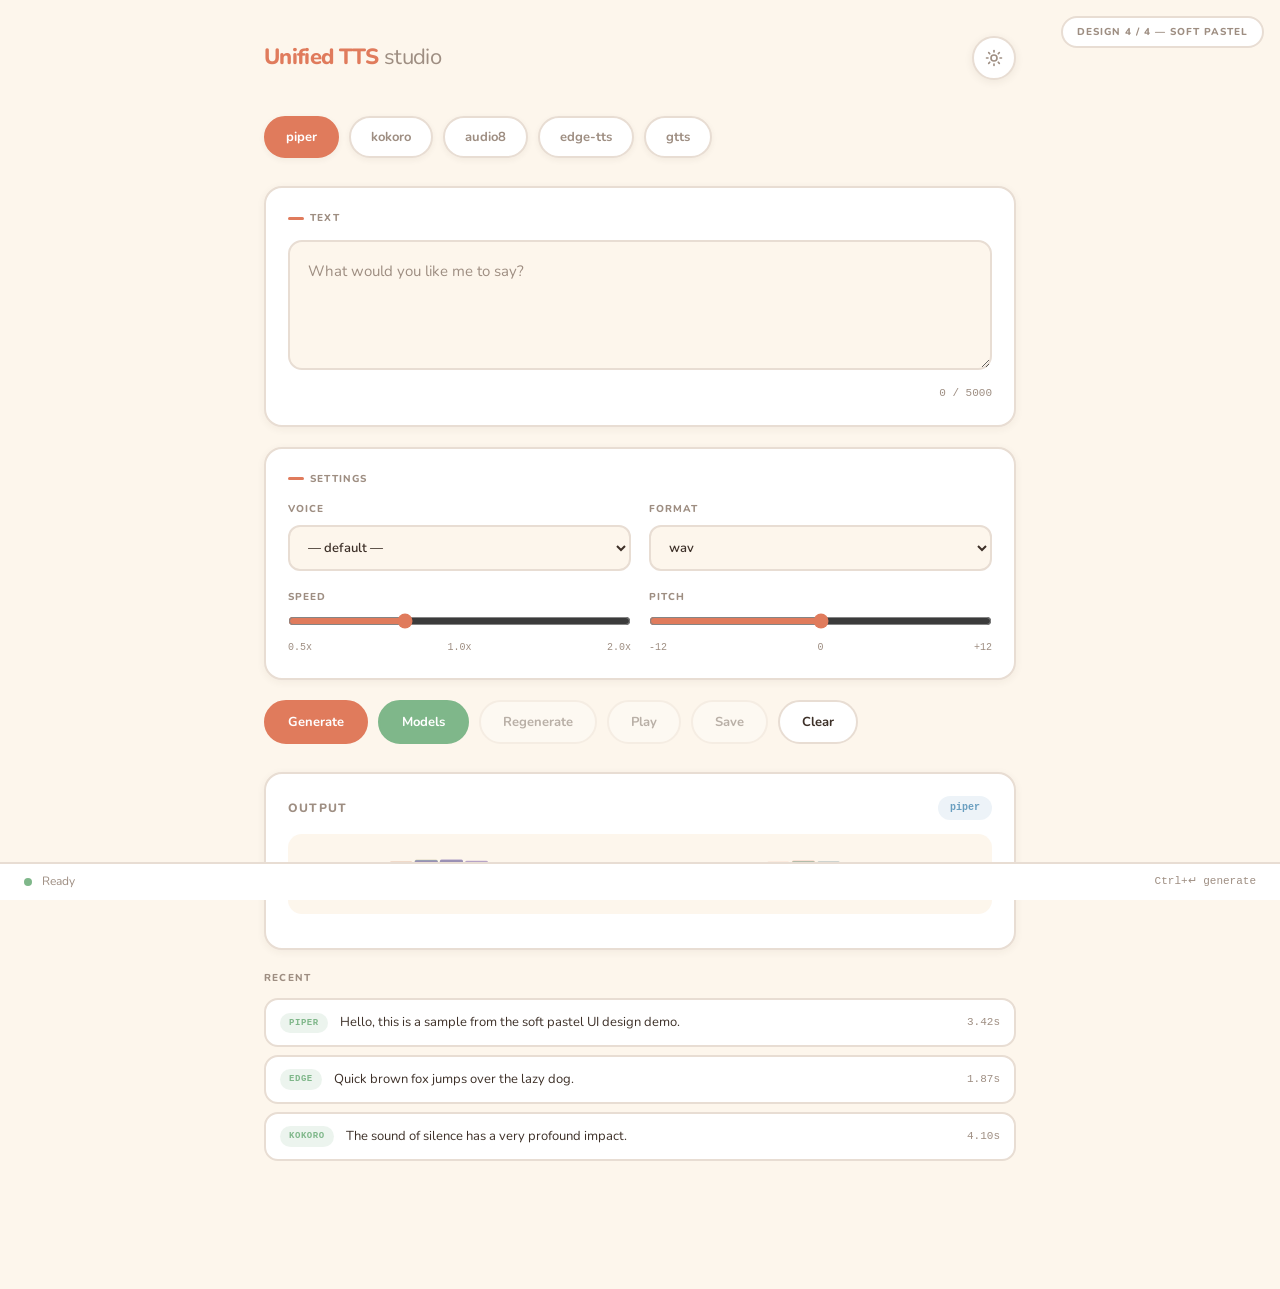
<file: docs/demos/04-soft-pastel.html>
<!DOCTYPE html>
<html lang="en" data-theme="light">
<head>
<meta charset="UTF-8">
<meta name="viewport" content="width=device-width, initial-scale=1.0">
<title>Unified TTS — Soft Pastel</title>
<style>
/* ── Design: Soft Pastel / Warm ──────────────────────────────────────── */
/* Cream backgrounds. Rounded everything. Soft shadows. Muted warm palette.
   Feels friendly, approachable, and calm. */

:root {
  color-scheme: light dark;
  --bg: #fdf6ec;
  --bg-dark: #1a1614;
  --surface: #ffffff;
  --surface-dark: #2a2320;
  --border: #e8ddd3;
  --border-dark: #3d3430;
  --text: #3d3028;
  --text-dark: #f0e6dc;
  --text-muted: #9e8e82;
  --text-muted-dark: #7a6e65;
  --accent: #e07b5c;
  --accent-soft: rgba(224, 123, 92, 0.12);
  --green: #7fb78a;
  --green-soft: rgba(127, 183, 138, 0.15);
  --blue: #6a9fc0;
  --blue-soft: rgba(106, 159, 192, 0.12);
  --purple: #a07bb5;
  --radius: 18px;
  --font: 'Nunito', 'Quicksand', -apple-system, BlinkMacSystemFont, sans-serif;
  --font-mono: 'JetBrains Mono', ui-monospace, monospace;
}

[data-theme="dark"] {
  --bg: var(--bg-dark);
  --surface: var(--surface-dark);
  --border: var(--border-dark);
  --text: var(--text-dark);
  --text-muted: var(--text-muted-dark);
  --accent-soft: rgba(224, 123, 92, 0.18);
  --green-soft: rgba(127, 183, 138, 0.2);
  --blue-soft: rgba(106, 159, 192, 0.18);
}

*, *::before, *::after { box-sizing: border-box; margin: 0; padding: 0; }
html, body { height: 100%; }
body {
  background: var(--bg);
  color: var(--text);
  font-family: var(--font);
  font-size: 14px;
  line-height: 1.6;
  transition: background 0.25s, color 0.25s;
}

.shell {
  max-width: 800px;
  margin: 0 auto;
  padding: 36px 24px 120px;
}

/* ── Header ── */
.header {
  display: flex;
  justify-content: space-between;
  align-items: center;
  margin-bottom: 36px;
}
.logo {
  font-size: 22px;
  font-weight: 800;
  letter-spacing: -0.03em;
  color: var(--accent);
}
.logo span { color: var(--text-muted); font-weight: 400; }

.theme-toggle {
  width: 44px;
  height: 44px;
  border: none;
  border-radius: 50%;
  background: var(--surface);
  border: 2px solid var(--border);
  color: var(--text-muted);
  cursor: pointer;
  display: flex;
  align-items: center;
  justify-content: center;
  transition: all 0.2s;
  box-shadow: 0 2px 8px rgba(61, 48, 40, 0.08);
}
.theme-toggle:hover { border-color: var(--accent); color: var(--accent); transform: rotate(20deg); }

/* ── Engine tabs — soft colored blobs ── */
.engine-row {
  display: flex;
  gap: 10px;
  margin-bottom: 28px;
  flex-wrap: wrap;
}
.engine-pill {
  padding: 10px 20px;
  border: 2px solid var(--border);
  border-radius: 50px;
  background: var(--surface);
  color: var(--text-muted);
  font-family: var(--font);
  font-size: 13px;
  font-weight: 700;
  cursor: pointer;
  transition: all 0.2s;
  box-shadow: 0 2px 6px rgba(61, 48, 40, 0.06);
}
.engine-pill:hover { transform: translateY(-2px); box-shadow: 0 4px 12px rgba(61, 48, 40, 0.1); }
.engine-pill.active {
  background: var(--accent);
  border-color: var(--accent);
  color: #fff;
}

/* ── Cards ── */
.card {
  background: var(--surface);
  border: 2px solid var(--border);
  border-radius: var(--radius);
  padding: 22px;
  margin-bottom: 20px;
  box-shadow: 0 2px 8px rgba(61, 48, 40, 0.06);
  transition: border-color 0.2s, box-shadow 0.2s;
}
.card:hover { border-color: var(--accent); box-shadow: 0 4px 16px rgba(224, 123, 92, 0.1); }

.section-label {
  font-size: 10px;
  font-weight: 800;
  letter-spacing: 0.12em;
  text-transform: uppercase;
  color: var(--text-muted);
  margin-bottom: 14px;
  display: flex;
  align-items: center;
  gap: 6px;
}
.section-label::before {
  content: '';
  width: 16px;
  height: 3px;
  border-radius: 99px;
  background: var(--accent);
}

/* ── Textarea ── */
textarea {
  width: 100%;
  min-height: 130px;
  padding: 16px 18px;
  border: 2px solid var(--border);
  border-radius: 14px;
  background: var(--bg);
  color: var(--text);
  font-family: var(--font);
  font-size: 15px;
  line-height: 1.75;
  resize: vertical;
  transition: border-color 0.2s;
}
textarea:focus { outline: none; border-color: var(--accent); }
textarea::placeholder { color: var(--text-muted); }
.char-count {
  text-align: right;
  font-size: 11px;
  color: var(--text-muted);
  font-family: var(--font-mono);
  margin-top: 8px;
}

/* ── Controls ── */
.controls-grid {
  display: grid;
  grid-template-columns: 1fr 1fr;
  gap: 18px;
}
.control label {
  display: block;
  font-size: 10px;
  font-weight: 800;
  letter-spacing: 0.1em;
  text-transform: uppercase;
  color: var(--text-muted);
  margin-bottom: 8px;
}
.control select {
  width: 100%;
  padding: 11px 14px;
  border: 2px solid var(--border);
  border-radius: 12px;
  background: var(--bg);
  color: var(--text);
  font-family: var(--font);
  font-size: 13px;
  font-weight: 600;
  cursor: pointer;
  transition: border-color 0.2s;
}
.control select:focus { outline: none; border-color: var(--accent); }
input[type="range"] {
  width: 100%;
  accent-color: var(--accent);
  cursor: pointer;
}
.range-labels {
  display: flex;
  justify-content: space-between;
  font-size: 10px;
  color: var(--text-muted);
  font-family: var(--font-mono);
  margin-top: 4px;
}

/* ── Buttons ── */
.actions {
  display: flex;
  gap: 10px;
  margin-bottom: 28px;
  flex-wrap: wrap;
}
.btn {
  padding: 11px 22px;
  border: 2px solid var(--border);
  border-radius: 50px;
  background: var(--surface);
  color: var(--text);
  font-family: var(--font);
  font-size: 13px;
  font-weight: 700;
  cursor: pointer;
  transition: all 0.18s;
  display: inline-flex;
  align-items: center;
  gap: 6px;
}
.btn:hover { border-color: var(--accent); color: var(--accent); transform: translateY(-1px); }
.btn-primary {
  background: var(--accent);
  border-color: var(--accent);
  color: #fff;
}
.btn-primary:hover { background: #c96a4d; border-color: #c96a4d; color: #fff; }
.btn-green { background: var(--green); border-color: var(--green); color: #fff; }
.btn-green:hover { background: #6ba876; border-color: #6ba876; color: #fff; }
.btn:disabled { opacity: 0.35; cursor: not-allowed; transform: none; }

/* ── Output ── */
.output-header {
  display: flex;
  justify-content: space-between;
  align-items: center;
  margin-bottom: 14px;
}
.output-header h2 {
  font-size: 12px;
  font-weight: 800;
  letter-spacing: 0.1em;
  text-transform: uppercase;
  color: var(--text-muted);
}
.engine-tag {
  font-size: 10px;
  font-weight: 800;
  font-family: var(--font-mono);
  color: var(--blue);
  background: var(--blue-soft);
  padding: 4px 12px;
  border-radius: 50px;
}

.visualizer {
  height: 80px;
  border-radius: 14px;
  overflow: hidden;
  margin-bottom: 12px;
  position: relative;
}
.visualizer canvas { width: 100%; height: 100%; display: block; }

.audio-player {
  display: none;
  background: var(--bg);
  border: 2px solid var(--border);
  border-radius: 14px;
  padding: 12px 16px;
}
.audio-meta {
  font-size: 11px;
  color: var(--text-muted);
  font-family: var(--font-mono);
  margin-bottom: 8px;
}
.audio-player audio { width: 100%; height: 36px; border-radius: 8px; }

/* ── Recent ── */
.recent { margin-top: 4px; }
.recent h3 {
  font-size: 10px;
  font-weight: 800;
  letter-spacing: 0.12em;
  text-transform: uppercase;
  color: var(--text-muted);
  margin-bottom: 12px;
}
.recent-item {
  display: flex;
  align-items: center;
  gap: 12px;
  padding: 12px 14px;
  background: var(--surface);
  border: 2px solid var(--border);
  border-radius: 14px;
  margin-bottom: 8px;
  cursor: pointer;
  transition: all 0.18s;
}
.recent-item:hover { border-color: var(--accent); transform: translateX(3px); }
.recent-engine {
  font-size: 9px;
  font-weight: 800;
  font-family: var(--font-mono);
  text-transform: uppercase;
  letter-spacing: 0.06em;
  color: var(--green);
  background: var(--green-soft);
  padding: 3px 9px;
  border-radius: 50px;
}
.recent-text {
  flex: 1;
  font-size: 13px;
  overflow: hidden;
  text-overflow: ellipsis;
  white-space: nowrap;
}
.recent-dur {
  font-size: 11px;
  color: var(--text-muted);
  font-family: var(--font-mono);
}

/* ── Footer ── */
.status {
  position: fixed;
  bottom: 0;
  left: 0;
  right: 0;
  height: 38px;
  display: flex;
  align-items: center;
  padding: 0 24px;
  font-size: 12px;
  color: var(--text-muted);
  background: var(--surface);
  border-top: 2px solid var(--border);
  gap: 10px;
}
.status-dot {
  width: 8px;
  height: 8px;
  border-radius: 50%;
  background: var(--green);
}
.demo-label {
  position: fixed;
  top: 16px;
  right: 16px;
  font-size: 10px;
  font-weight: 800;
  letter-spacing: 0.1em;
  text-transform: uppercase;
  color: var(--text-muted);
  background: var(--surface);
  border: 2px solid var(--border);
  padding: 6px 14px;
  border-radius: 50px;
  z-index: 10;
}

@media (max-width: 600px) {
  .controls-grid { grid-template-columns: 1fr; }
  .shell { padding: 24px 16px 120px; }
  .actions { flex-direction: column; }
  .btn { width: 100%; justify-content: center; }
}
</style>
<link rel="preconnect" href="https://fonts.googleapis.com">
<link href="https://fonts.googleapis.com/css2?family=Nunito:wght@600;700;800&family=Quicksand:wght@500;600;700&display=swap" rel="stylesheet">
</head>
<body>

<div class="demo-label">Design 4 / 4 — Soft Pastel</div>

<div class="shell">

  <!-- Header -->
  <header class="header">
    <div class="logo">Unified TTS <span>studio</span></div>
    <button class="theme-toggle" onclick="toggleTheme()" title="Toggle theme">
      <svg width="18" height="18" viewBox="0 0 24 24" fill="none" stroke="currentColor" stroke-width="2.2" stroke-linecap="round"><circle cx="12" cy="12" r="4"/><path d="M12 2v2"/><path d="M12 20v2"/><path d="m4.93 4.93 1.41 1.41"/><path d="m17.66 17.66 1.41 1.41"/><path d="M2 12h2"/><path d="M20 12h2"/><path d="m6.34 17.66-1.41 1.41"/><path d="m19.07 4.93-1.41 1.41"/></svg>
    </button>
  </header>

  <!-- Engine tabs -->
  <div class="engine-row">
    <button class="engine-pill active" onclick="selectEngine(this)">piper</button>
    <button class="engine-pill" onclick="selectEngine(this)">kokoro</button>
    <button class="engine-pill" onclick="selectEngine(this)">audio8</button>
    <button class="engine-pill" onclick="selectEngine(this)">edge-tts</button>
    <button class="engine-pill" onclick="selectEngine(this)">gtts</button>
  </div>

  <!-- Text input -->
  <div class="card">
    <div class="section-label">Text</div>
    <textarea placeholder="What would you like me to say?" maxlength="5000" oninput="updateCount(this)"></textarea>
    <div class="char-count"><span>0 / 5000</span></div>
  </div>

  <!-- Controls -->
  <div class="card">
    <div class="section-label">Settings</div>
    <div class="controls-grid">
      <div class="control">
        <label>Voice</label>
        <select>
          <option value="">— default —</option>
          <option>en_US-lessa-medium</option>
          <option>en_US-amy-medium</option>
          <option>en_GB-daniel-medium</option>
        </select>
      </div>
      <div class="control">
        <label>Format</label>
        <select>
          <option>wav</option>
          <option>mp3</option>
          <option>flac</option>
        </select>
      </div>
      <div class="control">
        <label>Speed</label>
        <input type="range" min="0.5" max="2.0" step="0.1" value="1.0" oninput="this.parentElement.querySelector('.range-labels span').textContent=this.value+'x'">
        <div class="range-labels"><span>0.5x</span><span>1.0x</span><span>2.0x</span></div>
      </div>
      <div class="control">
        <label>Pitch</label>
        <input type="range" min="-12" max="12" step="1" value="0" oninput="this.parentElement.querySelector('.range-labels span').textContent=this.value">
        <div class="range-labels"><span>-12</span><span>0</span><span>+12</span></div>
      </div>
    </div>
  </div>

  <!-- Actions -->
  <div class="actions">
    <button class="btn btn-primary">Generate</button>
    <button class="btn btn-green">Models</button>
    <button class="btn" disabled>Regenerate</button>
    <button class="btn" disabled>Play</button>
    <button class="btn" disabled>Save</button>
    <button class="btn">Clear</button>
  </div>

  <!-- Output -->
  <div class="card">
    <div class="output-header">
      <h2>Output</h2>
      <span class="engine-tag">piper</span>
    </div>
    <div class="visualizer">
      <canvas id="viz"></canvas>
    </div>
    <div class="audio-player" id="audioPlayer">
      <div class="audio-meta">piper · default · 3.42s</div>
      <audio controls preload="auto"></audio>
    </div>
  </div>

  <!-- Recent -->
  <div class="recent">
    <h3>Recent</h3>
    <div class="recent-item">
      <span class="recent-engine">piper</span>
      <span class="recent-text">Hello, this is a sample from the soft pastel UI design demo.</span>
      <span class="recent-dur">3.42s</span>
    </div>
    <div class="recent-item">
      <span class="recent-engine">edge</span>
      <span class="recent-text">Quick brown fox jumps over the lazy dog.</span>
      <span class="recent-dur">1.87s</span>
    </div>
    <div class="recent-item">
      <span class="recent-engine">kokoro</span>
      <span class="recent-text">The sound of silence has a very profound impact.</span>
      <span class="recent-dur">4.10s</span>
    </div>
  </div>

</div>

<div class="status">
  <div class="status-dot"></div>
  <span>Ready</span>
  <span style="margin-left:auto;font-family:var(--font-mono);font-size:11px;">Ctrl+↵ generate</span>
</div>

<script>
function toggleTheme() {
  const html = document.documentElement;
  html.setAttribute('data-theme', html.getAttribute('data-theme') === 'dark' ? 'light' : 'dark');
}
function selectEngine(btn) {
  document.querySelectorAll('.engine-pill').forEach(b => b.classList.remove('active'));
  btn.classList.add('active');
}
function updateCount(el) {
  el.parentElement.querySelector('.char-count span').textContent = el.value.length + ' / 5000';
}

// Soft visualizer
const canvas = document.getElementById('viz');
const ctx = canvas.getContext('2d');
function resize() { canvas.width = canvas.offsetWidth * 2; canvas.height = canvas.offsetHeight * 2; }
resize();
window.addEventListener('resize', resize);

let t = 0;
function draw() {
  const w = canvas.width, h = canvas.height;
  const bg = getComputedStyle(document.documentElement).getPropertyValue('--bg').trim();
  ctx.fillStyle = bg;
  ctx.fillRect(0, 0, w, h);
  const colors = ['#e07b5c', '#7fb78a', '#6a9fc0', '#a07bb5'];
  const bars = 28;
  const bw = w / bars;
  for (let c = 0; c < colors.length; c++) {
    ctx.fillStyle = colors[c];
    ctx.globalAlpha = 0.35 + c * 0.08;
    const offset = c * 3;
    for (let i = 0; i < bars; i++) {
      const amp = 0.12 + 0.4 * Math.abs(Math.sin(i * 0.4 + t + offset) * Math.cos(i * 0.25 + t * 0.6));
      const bh = amp * h * 0.7;
      ctx.beginPath();
      ctx.roundRect(i * bw + 2, h / 2 - bh / 2, bw - 4, bh, 4);
      ctx.fill();
    }
  }
  ctx.globalAlpha = 1;
  t += 0.04;
  requestAnimationFrame(draw);
}
draw();
</script>
</body>
</html>
</file>
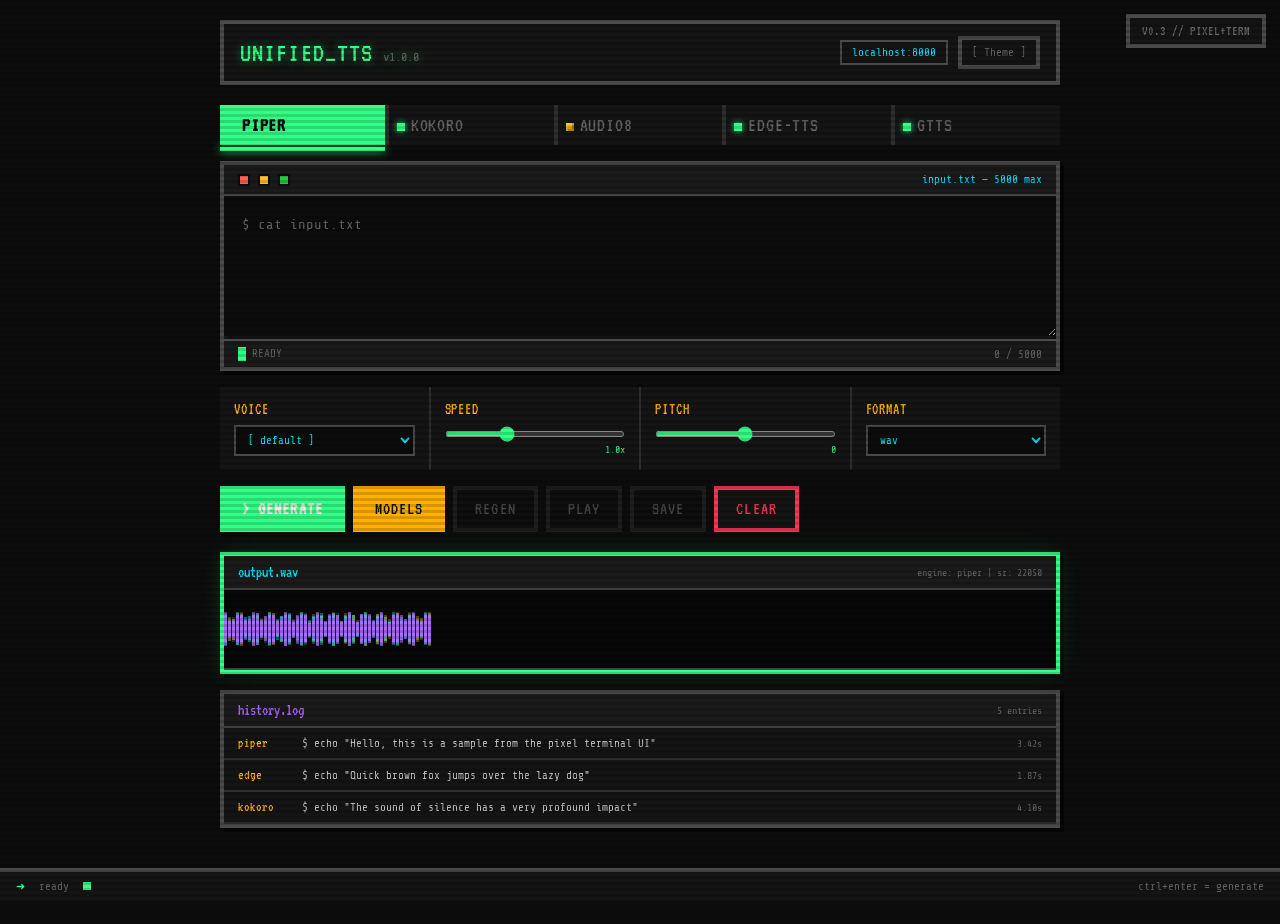
<file: docs/demos/05-pixel-terminal.html>
<!DOCTYPE html>
<html lang="en" data-theme="dark">
<head>
<meta charset="UTF-8">
<meta name="viewport" content="width=device-width, initial-scale=1.0">
<title>Unified TTS — Pixel Terminal</title>
<style>
/* ── Design: Pixel Terminal ──────────────────────────────────────────── */
/* Blocky pixel-art borders. Monospace throughout. CRT scanlines.
   Terminal chrome meets retro gaming aesthetic. */

@import url('https://fonts.googleapis.com/css2?family=VT323&family=Share+Tech+Mono&display=swap');

:root {
  color-scheme: dark;
  --bg: #0c0c0c;
  --surface: #141414;
  --surface-alt: #1a1a1a;
  --border: #2e2e2e;
  --border-bright: #4a4a4a;
  --text: #c8c8c8;
  --text-dim: #666;
  --accent-green: #33ff88;
  --accent-amber: #ffb000;
  --accent-cyan: #00e5ff;
  --accent-red: #ff3355;
  --accent-purple: #b366ff;
  --pixel: 4px;
  --font-main: 'VT323', monospace;
  --font-mono: 'Share Tech Mono', 'Courier New', monospace;
  --scanline-opacity: 0.15;
}
[data-theme="light"] {
  --bg: #f2efe8;
  --surface: #eae6dc;
  --surface-alt: #d8d4ca;
  --border: #b8b4aa;
  --border-bright: #8e8a80;
  --text: #2a2a28;
  --text-dim: #7a7a72;
  --accent-green: #1a7a3e;
  --accent-amber: #b87200;
  --accent-cyan: #006a7a;
  --accent-red: #a02040;
  --accent-purple: #6a28a8;
  --scanline-opacity: 0.06;
}

*, *::before, *::after { box-sizing: border-box; margin: 0; padding: 0; }
html, body { height: 100%; background: var(--bg); color: var(--text); font-family: var(--font-mono); font-size: 14px; }

/* Scanline overlay */
body::after {
  content: '';
  position: fixed;
  inset: 0;
  background: repeating-linear-gradient(
    0deg,
    transparent,
    transparent 3px,
    rgba(0, 0, 0, var(--scanline-opacity)) 3px,
    rgba(0, 0, 0, var(--scanline-opacity)) 6px
  );
  pointer-events: none;
  z-index: 9999;
}

/* Pixel border utility */
.pixel-box {
  border: var(--pixel) solid var(--border-bright);
  background: var(--surface);
  image-rendering: pixelated;
}
:root:not([data-theme="light"]) .pixel-box {
  box-shadow:
    inset var(--pixel) var(--pixel) 0 0 rgba(255,255,255,0.04),
    inset calc(-1 * var(--pixel)) calc(-1 * var(--pixel)) 0 0 rgba(0,0,0,0.3),
    var(--pixel) var(--pixel) 0 0 rgba(0,0,0,0.6);
}
[data-theme="light"] .pixel-box {
  box-shadow:
    inset var(--pixel) var(--pixel) 0 0 rgba(255,255,255,0.7),
    inset calc(-1 * var(--pixel)) calc(-1 * var(--pixel)) 0 0 rgba(0,0,0,0.08),
    var(--pixel) var(--pixel) 0 0 rgba(0,0,0,0.12);
}

.pixel-box-green {
  border-color: var(--accent-green);
}
:root:not([data-theme="light"]) .pixel-box-green {
  box-shadow:
    inset var(--pixel) var(--pixel) 0 0 rgba(51,255,136,0.06),
    inset calc(-1 * var(--pixel)) calc(-1 * var(--pixel)) 0 0 rgba(0,0,0,0.3),
    0 0 20px rgba(51,255,136,0.15),
    var(--pixel) var(--pixel) 0 0 rgba(0,0,0,0.6);
}
[data-theme="light"] .pixel-box-green {
  box-shadow:
    inset var(--pixel) var(--pixel) 0 0 rgba(255,255,255,0.6),
    inset calc(-1 * var(--pixel)) calc(-1 * var(--pixel)) 0 0 rgba(0,0,0,0.06),
    var(--pixel) var(--pixel) 0 0 rgba(0,0,0,0.12);
}

.shell {
  max-width: 880px;
  margin: 0 auto;
  padding: 20px 20px 80px;
}

/* ── Header ── */
.header {
  display: flex;
  justify-content: space-between;
  align-items: center;
  padding: 12px 16px;
  margin-bottom: 20px;
  background: var(--surface);
  border: var(--pixel) solid var(--border-bright);
  position: relative;
}
.logo {
  font-family: var(--font-main);
  font-size: 28px;
  color: var(--accent-green);
  letter-spacing: 0.04em;
  text-shadow: 0 0 10px rgba(51,255,136,0.5);
}
.logo .ver {
  font-family: var(--font-mono);
  font-size: 12px;
  color: var(--text-dim);
  letter-spacing: 0;
  margin-left: 10px;
}
.header-right { display: flex; align-items: center; gap: 10px; }
.host-badge {
  font-family: var(--font-mono);
  font-size: 11px;
  color: var(--accent-cyan);
  padding: 4px 10px;
  border: 2px solid var(--border-bright);
  background: var(--surface);
}
.theme-btn {
  background: var(--surface);
  border: var(--pixel) solid var(--border-bright);
  color: var(--text-dim);
  padding: 6px 10px;
  font-family: var(--font-mono);
  font-size: 11px;
  cursor: pointer;
  transition: all 0.1s;
}
.theme-btn:hover { border-color: var(--accent-green); color: var(--accent-green); }

/* ── Engine tabs — chunky pixel style ── */
.engine-bar {
  display: flex;
  gap: 2px;
  margin-bottom: 16px;
  background: var(--border);
}
.engine-tab {
  flex: 1;
  padding: 10px 8px;
  border: none;
  border-right: 2px solid var(--border);
  background: var(--surface);
  color: var(--text-dim);
  font-family: var(--font-main);
  font-size: 20px;
  cursor: pointer;
  transition: all 0.08s;
  text-align: left;
  position: relative;
  letter-spacing: 0.04em;
}
.engine-tab:last-child { border-right: none; }
.engine-tab:hover { background: var(--surface-alt); color: var(--text); }
.engine-tab.active {
  background: var(--accent-green);
  color: #0a0a0a;
  font-weight: bold;
}
.engine-tab.active::after {
  content: '';
  position: absolute;
  bottom: -6px;
  left: 0;
  right: 0;
  height: 4px;
  background: var(--accent-green);
}
:root:not([data-theme="light"]) .engine-tab.active::after { box-shadow: 0 0 10px var(--accent-green); }
[data-theme="light"] .engine-tab.active::after { box-shadow: none; }
.tab-dot {
  display: inline-block;
  width: 8px;
  height: 8px;
  margin-right: 6px;
  vertical-align: middle;
  background: var(--text-dim);
  box-shadow: inset 2px 2px 0 rgba(255,255,255,0.2), inset -2px -2px 0 rgba(0,0,0,0.3);
}
.tab-dot.on { background: var(--accent-green); box-shadow: 0 0 6px var(--accent-green); }
.tab-dot.off { background: var(--accent-amber); }

/* ── Terminal input window ── */
.term-window {
  margin-bottom: 16px;
}
.term-titlebar {
  display: flex;
  justify-content: space-between;
  align-items: center;
  padding: 8px 14px;
  background: var(--surface-alt);
  border-bottom: 2px solid var(--border-bright);
  font-family: var(--font-main);
  font-size: 16px;
  color: var(--text-dim);
}
.term-dots {
  display: flex;
  gap: 8px;
}
.dot {
  width: 12px;
  height: 12px;
  background: var(--border-bright);
  border: 2px solid var(--bg);
}
.dot:nth-child(1) { background: #ff5f57; }
.dot:nth-child(2) { background: #febc2e; }
.dot:nth-child(3) { background: #28c840; }
.term-filename { font-family: var(--font-mono); font-size: 11px; color: var(--accent-cyan); }

.term-body {
  padding: 0;
}
.term-body textarea {
  width: 100%;
  min-height: 140px;
  padding: 16px 18px;
  border: none;
  background: var(--bg);
  color: var(--accent-green);
  font-family: var(--font-mono);
  font-size: 14px;
  line-height: 1.8;
  resize: vertical;
}
.term-body textarea:focus { outline: none; }
.term-body textarea::placeholder { color: var(--text-dim); }
[data-theme="light"] .term-body textarea { color: var(--accent-green); }

.term-footer {
  display: flex;
  justify-content: space-between;
  align-items: center;
  padding: 6px 14px;
  border-top: 2px solid var(--border-bright);
  font-family: var(--font-mono);
  font-size: 11px;
  color: var(--text-dim);
  background: var(--surface-alt);
}
.cursor {
  display: inline-block;
  width: 8px;
  height: 14px;
  background: var(--accent-green);
  animation: blink 1s step-end infinite;
  vertical-align: middle;
  margin-right: 6px;
}
[data-theme="light"] .cursor { background: var(--accent-green); }
@keyframes blink { 0%, 100% { opacity: 1; } 50% { opacity: 0; } }

/* ── Controls panel ── */
.ctrl-grid {
  display: grid;
  grid-template-columns: repeat(4, 1fr);
  gap: 2px;
  margin-bottom: 16px;
  background: var(--border);
}
.ctrl-cell {
  background: var(--surface);
  padding: 14px;
}
.ctrl-label {
  font-family: var(--font-main);
  font-size: 16px;
  color: var(--accent-amber);
  margin-bottom: 8px;
  letter-spacing: 0.06em;
}
.ctrl-cell select {
  width: 100%;
  padding: 6px 8px;
  border: 2px solid var(--border-bright);
  background: var(--bg);
  color: var(--accent-cyan);
  font-family: var(--font-mono);
  font-size: 11px;
  cursor: pointer;
}
.ctrl-cell select:focus { outline: none; border-color: var(--accent-green); }
[data-theme="light"] .ctrl-cell select { background: var(--surface-alt); color: var(--accent-cyan); }
.range-row { margin-top: 6px; }
.ctrl-cell input[type="range"] {
  width: 100%;
  accent-color: var(--accent-green);
  cursor: pointer;
  height: 6px;
}
[data-theme="light"] .ctrl-cell input[type="range"] { accent-color: var(--accent-green); }
.ctrl-val {
  font-family: var(--font-mono);
  font-size: 10px;
  color: var(--accent-green);
  margin-top: 4px;
  text-align: right;
}

/* ── Buttons — chunky pixel ── */
.actions {
  display: flex;
  gap: 8px;
  margin-bottom: 20px;
  flex-wrap: wrap;
}
.btn {
  padding: 10px 18px;
  border: var(--pixel) solid var(--border-bright);
  background: var(--surface);
  color: var(--text);
  font-family: var(--font-main);
  font-size: 18px;
  cursor: pointer;
  transition: all 0.06s;
  display: inline-flex;
  align-items: center;
  gap: 6px;
  text-transform: uppercase;
  letter-spacing: 0.06em;
}
.btn:hover { transform: translate(-2px, -2px); }
.btn:active { transform: translate(0); }
.btn:disabled { opacity: 0.3; cursor: not-allowed; transform: none; }
:root:not([data-theme="light"]) .btn:hover { box-shadow: 2px 2px 0 var(--border-bright); }
[data-theme="light"] .btn:hover { box-shadow: 2px 2px 0 rgba(0,0,0,0.15); }
.btn-go {
  background: var(--accent-green);
  border-color: var(--accent-green);
  color: #f2efe8;
  font-weight: bold;
}
[data-theme="light"] .btn-go { color: #fff; }
.btn-amber {
  background: var(--accent-amber);
  border-color: var(--accent-amber);
  color: #0a0a0a;
}
.btn-red {
  border-color: var(--accent-red);
  color: var(--accent-red);
}
[data-theme="light"] .btn-red:hover { background: rgba(160,32,64,0.12); }
:root:not([data-theme="light"]) .btn-red:hover { background: rgba(255,51,85,0.15); }

/* ── Output panel ── */
.out-window {
  margin-bottom: 16px;
}
.out-titlebar {
  display: flex;
  justify-content: space-between;
  align-items: center;
  padding: 8px 14px;
  background: var(--surface-alt);
  border-bottom: 2px solid var(--border-bright);
  font-family: var(--font-main);
  font-size: 16px;
}
.out-titlebar .title { color: var(--accent-cyan); }
.out-titlebar .meta {
  font-family: var(--font-mono);
  font-size: 10px;
  color: var(--text-dim);
}

.viz-wrap {
  height: 80px;
  border-bottom: 2px solid var(--border-bright);
  background: #080808;
  overflow: hidden;
  position: relative;
}
[data-theme="light"] .viz-wrap {
  background: #e8e4dc;
}
.viz-wrap canvas { width: 100%; height: 100%; display: block; image-rendering: pixelated; }

.audio-wrap {
  display: none;
  padding: 12px 14px;
  background: var(--surface);
}
.audio-meta {
  font-family: var(--font-mono);
  font-size: 10px;
  color: var(--text-dim);
  margin-bottom: 8px;
}
.audio-wrap audio { width: 100%; height: 32px; }

/* ── Recent ── */
.hist-window { margin-bottom: 16px; }
.hist-titlebar {
  display: flex;
  justify-content: space-between;
  align-items: center;
  padding: 8px 14px;
  background: var(--surface-alt);
  border-bottom: 2px solid var(--border-bright);
  font-family: var(--font-main);
  font-size: 16px;
}
.hist-titlebar .title { color: var(--accent-purple); }
.hist-titlebar .meta { font-family: var(--font-mono); font-size: 10px; color: var(--text-dim); }

.hist-list { background: var(--surface); }
.hist-item {
  display: flex;
  align-items: center;
  gap: 12px;
  padding: 8px 14px;
  border-bottom: 2px solid var(--border);
  cursor: pointer;
  transition: background 0.08s;
}
.hist-item:hover { background: var(--surface-alt); }
.hist-engine {
  font-family: var(--font-main);
  font-size: 14px;
  color: var(--accent-amber);
  min-width: 52px;
}
.hist-text {
  flex: 1;
  font-family: var(--font-mono);
  font-size: 11px;
  color: var(--text);
  overflow: hidden;
  text-overflow: ellipsis;
  white-space: nowrap;
}
.hist-dur {
  font-family: var(--font-mono);
  font-size: 10px;
  color: var(--text-dim);
}

/* ── Footer ── */
.status-bar {
  position: fixed;
  bottom: 0;
  left: 0;
  right: 0;
  height: 32px;
  display: flex;
  align-items: center;
  padding: 0 16px;
  font-family: var(--font-mono);
  font-size: 11px;
  color: var(--text-dim);
  background: var(--surface);
  border-top: var(--pixel) solid var(--border-bright);
  gap: 14px;
}
[data-theme="light"] .status-bar {
  box-shadow: 0 -2px 0 rgba(0,0,0,0.08);
}
.prompt { color: var(--accent-green); }
.dot-live {
  width: 8px;
  height: 8px;
  background: var(--accent-green);
  display: inline-block;
  animation: blink 2s ease-in-out infinite;
}
.demo-label {
  position: fixed;
  top: 14px;
  right: 14px;
  font-family: var(--font-main);
  font-size: 14px;
  color: var(--text-dim);
  padding: 6px 12px;
  border: var(--pixel) solid var(--border-bright);
  background: var(--surface);
  z-index: 100;
}

@media (max-width: 640px) {
  .ctrl-grid { grid-template-columns: 1fr 1fr; }
  .shell { padding: 12px 10px 80px; }
  .actions { flex-wrap: wrap; }
  .btn { flex: 1; justify-content: center; }
}
</style>
</head>
<body>

<div class="demo-label">V0.3 // PIXEL+TERM</div>

<div class="shell">

  <!-- Header -->
  <header class="header">
    <div class="logo">UNIFIED_TTS<span class="ver">v1.0.0</span></div>
    <div class="header-right">
      <span class="host-badge">localhost:8000</span>
      <button class="theme-btn" onclick="toggleTheme()">[ Theme ]</button>
    </div>
  </header>

  <!-- Engine tabs -->
  <div class="engine-bar">
    <button class="engine-tab active" onclick="pickEngine(this)"><span class="tab-dot on"></span>PIPER</button>
    <button class="engine-tab" onclick="pickEngine(this)"><span class="tab-dot on"></span>KOKORO</button>
    <button class="engine-tab" onclick="pickEngine(this)"><span class="tab-dot off"></span>AUDIO8</button>
    <button class="engine-tab" onclick="pickEngine(this)"><span class="tab-dot on"></span>EDGE-TTS</button>
    <button class="engine-tab" onclick="pickEngine(this)"><span class="tab-dot on"></span>GTTS</button>
  </div>

  <!-- Terminal input -->
  <div class="term-window pixel-box">
    <div class="term-titlebar">
      <div class="term-dots"><div class="dot"></div><div class="dot"></div><div class="dot"></div></div>
      <span class="term-filename">input.txt — 5000 max</span>
    </div>
    <div class="term-body">
      <textarea placeholder="$ cat input.txt" maxlength="5000" oninput="updateCount(this)"></textarea>
    </div>
    <div class="term-footer">
      <span><span class="cursor"></span>READY</span>
      <span id="charCount">0 / 5000</span>
    </div>
  </div>

  <!-- Controls -->
  <div class="ctrl-grid pixel-box" style="border:none; box-shadow:none;">
    <div class="ctrl-cell">
      <div class="ctrl-label">VOICE</div>
      <select>
        <option value="">[ default ]</option>
        <option>en_US-lessa-medium</option>
        <option>en_US-amy-medium</option>
        <option>en_GB-daniel-medium</option>
      </select>
    </div>
    <div class="ctrl-cell">
      <div class="ctrl-label">SPEED</div>
      <input type="range" min="0.5" max="2.0" step="0.1" value="1.0" oninput="document.getElementById('sVal').textContent=this.value+'x'">
      <div class="ctrl-val" id="sVal">1.0x</div>
    </div>
    <div class="ctrl-cell">
      <div class="ctrl-label">PITCH</div>
      <input type="range" min="-12" max="12" step="1" value="0" oninput="document.getElementById('pVal').textContent=this.value">
      <div class="ctrl-val" id="pVal">0</div>
    </div>
    <div class="ctrl-cell">
      <div class="ctrl-label">FORMAT</div>
      <select>
        <option>wav</option>
        <option>mp3</option>
        <option>flac</option>
      </select>
    </div>
  </div>

  <!-- Actions -->
  <div class="actions">
    <button class="btn btn-go">> GENERATE</button>
    <button class="btn btn-amber">MODELS</button>
    <button class="btn" disabled>REGEN</button>
    <button class="btn" disabled>PLAY</button>
    <button class="btn" disabled>SAVE</button>
    <button class="btn btn-red">CLEAR</button>
  </div>

  <!-- Output -->
  <div class="out-window pixel-box pixel-box-green">
    <div class="out-titlebar">
      <span class="title">output.wav</span>
      <span class="meta">engine: piper | sr: 22050</span>
    </div>
    <div class="viz-wrap">
      <canvas id="viz"></canvas>
    </div>
    <div class="audio-wrap" id="audioPlayer">
      <div class="audio-meta">piper · default · 3.42s · 22050Hz</div>
      <audio controls preload="auto"></audio>
    </div>
  </div>

  <!-- History -->
  <div class="hist-window pixel-box">
    <div class="hist-titlebar">
      <span class="title">history.log</span>
      <span class="meta">5 entries</span>
    </div>
    <div class="hist-list">
      <div class="hist-item">
        <span class="hist-engine">piper</span>
        <span class="hist-text">$ echo "Hello, this is a sample from the pixel terminal UI"</span>
        <span class="hist-dur">3.42s</span>
      </div>
      <div class="hist-item">
        <span class="hist-engine">edge</span>
        <span class="hist-text">$ echo "Quick brown fox jumps over the lazy dog"</span>
        <span class="hist-dur">1.87s</span>
      </div>
      <div class="hist-item">
        <span class="hist-engine">kokoro</span>
        <span class="hist-text">$ echo "The sound of silence has a very profound impact"</span>
        <span class="hist-dur">4.10s</span>
      </div>
    </div>
  </div>

</div>

<!-- Status bar -->
<div class="status-bar">
  <span class="prompt">➜</span>
  <span>ready</span>
  <span class="dot-live"></span>
  <span style="margin-left:auto;">ctrl+enter = generate</span>
</div>

<script>
function toggleTheme() {
  const html = document.documentElement;
  const current = html.getAttribute('data-theme');
  html.setAttribute('data-theme', current === 'light' ? 'dark' : 'light');
  // Update visualizer background on next frame
  setTimeout(() => { if (typeof updateVizBg === 'function') updateVizBg(); }, 50);
}

function pickEngine(btn) {
  document.querySelectorAll('.engine-tab').forEach(b => b.classList.remove('active'));
  btn.classList.add('active');
}

function updateCount(el) {
  document.getElementById('charCount').textContent = el.value.length + ' / 5000';
}

// ── Pixel visualizer ──
const canvas = document.getElementById('viz');
const ctx = canvas.getContext('2d');
canvas.style.imageRendering = 'pixelated';

function resize() {
  const w = canvas.offsetWidth;
  const h = canvas.offsetHeight;
  // Keep low-res for pixel look
  canvas.width = Math.floor(w / 4) * 4;
  canvas.height = Math.floor(h / 4) * 4;
}
resize();
window.addEventListener('resize', resize);

let tick = 0;
const colors = ['#33ff88', '#ffb000', '#00e5ff', '#b366ff'];
const lightColors = ['#1a7a3e', '#b87200', '#006a7a', '#6a28a8'];

function getColors() {
  return document.documentElement.getAttribute('data-theme') === 'light' ? lightColors : colors;
}

function updateVizBg() {
  const isLight = document.documentElement.getAttribute('data-theme') === 'light';
  canvas.parentElement.style.background = isLight ? '#e8e4dc' : '#080808';
}

function draw() {
  const w = canvas.width, h = canvas.height;
  const bgColor = document.documentElement.getAttribute('data-theme') === 'light' ? '#e8e4dc' : '#080808';
  ctx.fillStyle = bgColor;
  ctx.fillRect(0, 0, w, h);
  const currentColors = getColors();

  const barCount = Math.floor(w / 4);
  const bw = 3;

  for (let layer = 0; layer < currentColors.length; layer++) {
    ctx.fillStyle = currentColors[layer];
    ctx.globalAlpha = 0.2 + layer * 0.12;
    for (let i = 0; i < barCount; i++) {
      const t = tick * 0.08;
      const offset = layer * 4;
      // Blocky sine wave
      const raw = Math.sin(i * 0.5 + t + offset) * Math.cos(i * 0.2 + t * 0.6);
      const amp = 0.1 + 0.35 * Math.abs(raw);
      const bh = amp * h;
      const y = h / 2 - bh / 2;
      // Pixelate: snap to grid
      const px = Math.floor(i / 4) * 4;
      ctx.fillRect(px, Math.round(y), bw, Math.round(bh));
    }
  }
  ctx.globalAlpha = 1;

  // Scanline on the visualizer
  const scanColor = document.documentElement.getAttribute('data-theme') === 'light' ? 'rgba(0,0,0,0.08)' : 'rgba(0,0,0,0.25)';
  ctx.fillStyle = scanColor;
  const scanY = (tick * 2) % h;
  ctx.fillRect(0, scanY, w, 2);

  tick++;
  requestAnimationFrame(draw);
}
draw();
</script>
</body>
</html>
</file>
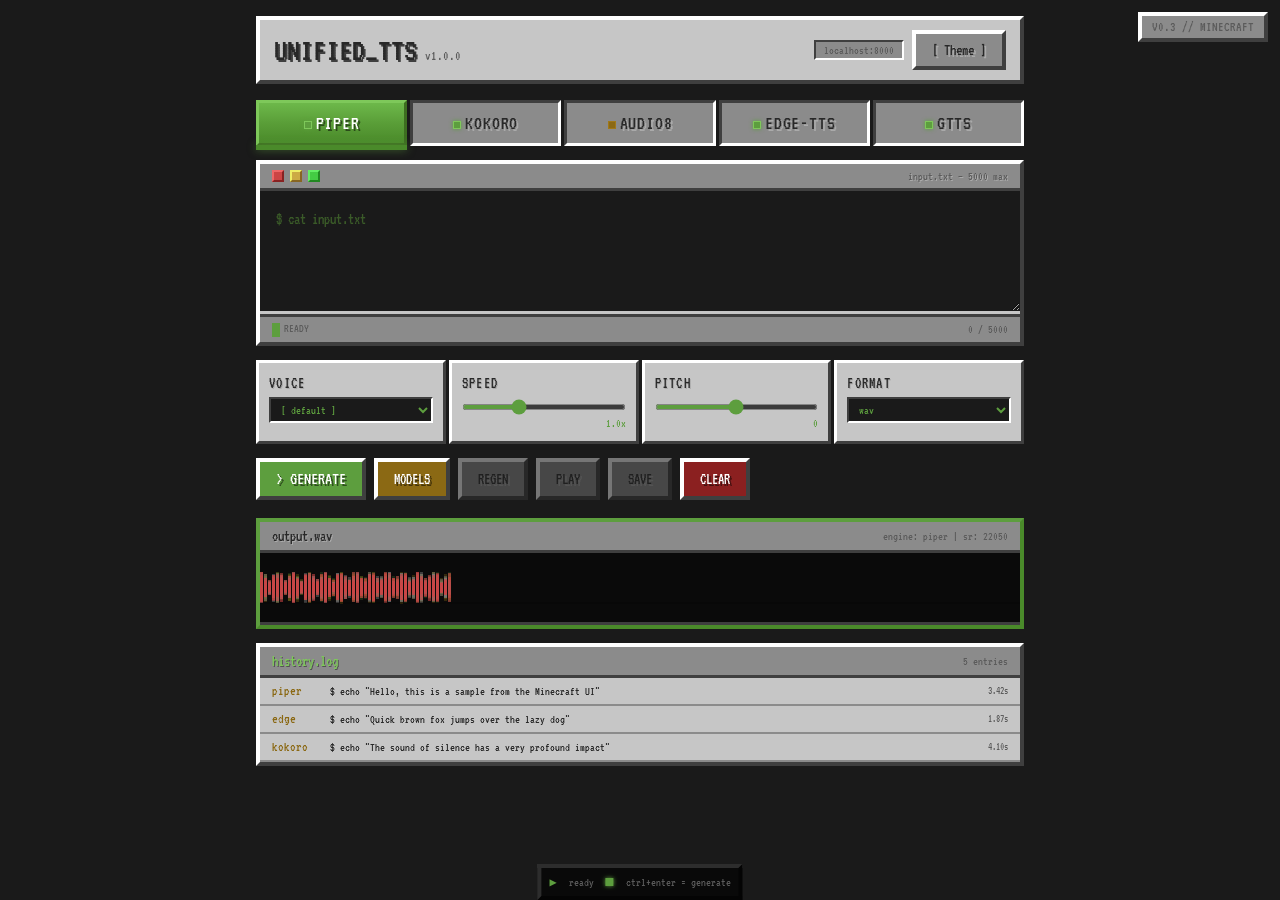
<file: docs/demos/06-minecraft.html>
<!DOCTYPE html>
<html lang="en" data-theme="dark">
<head>
<meta charset="UTF-8">
<meta name="viewport" content="width=device-width, initial-scale=1.0">
<title>Unified TTS — Minecraft</title>
<style>
@import url('https://fonts.googleapis.com/css2?family=VT323&display=swap');

:root {
  color-scheme: dark;
  --bg: #1a1a1a;
  --surface: #c6c6c6;
  --surface-dark: #8b8b8b;
  --surface-darker: #5b5b5b;
  --border-light: #fff;
  --border-dark: #3f3f3f;
  --text: #282828;
  --text-shadow: #aaa;
  --grass: #5d9e3e;
  --dirt: #8b6914;
  --stone: #7f7f7f;
  --pixel: 4px;
  --font: 'VT323', monospace;
}

*, *::before, *::after { box-sizing: border-box; margin: 0; padding: 0; }
html, body { height: 100%; background: var(--bg); color: var(--text); font-family: var(--font); font-size: 16px; }

/* Dirt texture bg */
body::before {
  content: '';
  position: fixed;
  inset: 0;
  z-index: -1;
  background:
    repeating-linear-gradient(0deg, transparent, transparent 15px, rgba(0,0,0,0.03) 15px, rgba(0,0,0,0.03) 16px),
    repeating-linear-gradient(90deg, transparent, transparent 15px, rgba(0,0,0,0.03) 15px, rgba(0,0,0,0.03) 16px),
    linear-gradient(180deg, #3a2a14 0%, #2a1e0e 100%);
}

/* ── Minecraft stone button ── */
.mc-btn {
  background: var(--surface-dark);
  border: var(--pixel) solid;
  border-color: var(--border-light) var(--border-dark) var(--border-dark) var(--border-light);
  color: var(--text);
  font-family: var(--font);
  font-size: 16px;
  cursor: pointer;
  text-shadow: 2px 2px 0 var(--text-shadow);
  transition: background 0.05s;
  display: inline-flex;
  align-items: center;
  justify-content: center;
  gap: 6px;
  padding: 8px 16px;
}
.mc-btn:hover { background: var(--surface); }
.mc-btn:active {
  border-color: var(--border-dark) var(--border-light) var(--border-light) var(--border-dark);
  background: var(--surface-darker);
}
.mc-btn:disabled { opacity: 0.4; cursor: not-allowed; }
.mc-btn:disabled:hover { background: var(--surface-dark); }

/* ── Stone panel ── */
.stone-box {
  border: var(--pixel) solid;
  border-color: var(--border-light) var(--border-dark) var(--border-dark) var(--border-light);
  background: var(--surface);
  image-rendering: pixelated;
}
.stone-box-green {
  border-color: var(--grass) #4a8a2a #4a8a2a var(--grass);
  background: #e8f5e0;
}

.shell { max-width: 800px; margin: 0 auto; padding: 16px 16px 60px; }

/* ── Header ── */
.header {
  display: flex;
  justify-content: space-between;
  align-items: center;
  padding: 10px 14px;
  margin-bottom: 16px;
  background: var(--surface);
  border: var(--pixel) solid;
  border-color: var(--border-light) var(--border-dark) var(--border-dark) var(--border-light);
}
.logo { font-size: 32px; color: var(--text); text-shadow: 2px 2px 0 var(--border-dark); }
.logo .ver { font-size: 14px; color: var(--surface-darker); text-shadow: none; margin-left: 8px; }
.header-right { display: flex; align-items: center; gap: 8px; }
.host-badge {
  font-size: 12px;
  color: var(--surface-darker);
  padding: 2px 8px;
  background: var(--surface-dark);
  border: 2px solid;
  border-color: var(--border-dark) var(--border-light) var(--border-light) var(--border-dark);
}

/* ── Engine tabs — inventory slot style ── */
.engine-bar {
  display: flex;
  gap: 3px;
  margin-bottom: 14px;
}
.engine-tab {
  flex: 1;
  padding: 10px 6px;
  background: var(--surface-dark);
  border: 3px solid;
  border-color: var(--border-dark) var(--border-light) var(--border-light) var(--border-dark);
  color: var(--text);
  font-family: var(--font);
  font-size: 20px;
  cursor: pointer;
  text-shadow: 2px 2px 0 var(--text-shadow);
  text-align: center;
  letter-spacing: 0.04em;
  transition: all 0.05s;
  position: relative;
}
.engine-tab:hover { background: var(--surface); }
.engine-tab:active { border-color: var(--border-light) var(--border-dark) var(--border-dark) var(--border-light); }
.engine-tab.active {
  background: linear-gradient(180deg, #6db84a 0%, #5a9e38 50%, #4a8a2a 100%);
  border-color: #7ec85a #3d6e20 #3d6e20 #7ec85a;
  color: #fff;
  text-shadow: 2px 2px 0 rgba(0,0,0,0.5);
}
.engine-tab.active::after {
  content: '';
  position: absolute;
  bottom: -7px;
  left: -3px;
  right: -3px;
  height: 5px;
  background: #4a8a2a;
  box-shadow: 0 0 8px rgba(93,158,62,0.6);
}
.tab-dot {
  display: inline-block;
  width: 8px;
  height: 8px;
  margin-right: 4px;
  vertical-align: middle;
  background: var(--surface-darker);
  border: 1px solid var(--border-dark);
}
.tab-dot.on { background: var(--grass); border-color: #7ec85a; box-shadow: 0 0 4px var(--grass); }
.tab-dot.off { background: var(--dirt); border-color: #a07818; }

/* ── Input ── */
.term-window { margin-bottom: 14px; }
.term-titlebar {
  display: flex;
  justify-content: space-between;
  align-items: center;
  padding: 6px 12px;
  background: var(--surface-dark);
  border-bottom: 3px solid var(--border-dark);
  font-size: 16px;
  color: var(--text);
  text-shadow: 1px 1px 0 var(--text-shadow);
}
.term-dots { display: flex; gap: 6px; }
.dot { width: 12px; height: 12px; border: 2px solid; }
.dot:nth-child(1) { background: #c44; border-color: #e66 #822 #822 #e66; }
.dot:nth-child(2) { background: #ca4; border-color: #ee6 #862 #862 #ee6; }
.dot:nth-child(3) { background: #4c4; border-color: #6e6 #282 #282 #6e6; }
.term-filename { font-size: 12px; color: var(--surface-darker); }

.term-body textarea {
  width: 100%;
  min-height: 120px;
  padding: 14px 16px;
  border: none;
  background: #1a1a1a;
  color: #5d9e3e;
  font-family: var(--font);
  font-size: 16px;
  line-height: 1.8;
  resize: vertical;
}
.term-body textarea:focus { outline: none; }
.term-body textarea::placeholder { color: #3a5a28; }

.term-footer {
  display: flex;
  justify-content: space-between;
  align-items: center;
  padding: 5px 12px;
  border-top: 3px solid var(--border-dark);
  font-size: 12px;
  color: var(--surface-darker);
  background: var(--surface-dark);
}
.cursor {
  display: inline-block;
  width: 8px;
  height: 14px;
  background: #5d9e3e;
  animation: blink 1s step-end infinite;
  vertical-align: middle;
  margin-right: 4px;
}
@keyframes blink { 0%,100%{opacity:1}50%{opacity:0} }

/* ── Controls ── */
.ctrl-grid {
  display: grid;
  grid-template-columns: repeat(4, 1fr);
  gap: 3px;
  margin-bottom: 14px;
}
.ctrl-cell {
  background: var(--surface);
  padding: 12px 10px;
  border: 3px solid;
  border-color: var(--border-light) var(--border-dark) var(--border-dark) var(--border-light);
}
.ctrl-label {
  font-size: 16px;
  color: var(--text);
  text-shadow: 1px 1px 0 var(--text-shadow);
  margin-bottom: 6px;
  letter-spacing: 0.08em;
}
.ctrl-cell select {
  width: 100%;
  padding: 4px 6px;
  background: var(--bg);
  color: #5d9e3e;
  font-family: var(--font);
  font-size: 12px;
  border: 2px solid;
  border-color: var(--border-dark) var(--border-light) var(--border-light) var(--border-dark);
  cursor: pointer;
}
.ctrl-cell select:focus { outline: none; }
.ctrl-val {
  font-size: 12px;
  color: #5d9e3e;
  margin-top: 4px;
  text-align: right;
}
.ctrl-cell input[type="range"] {
  width: 100%;
  accent-color: var(--grass);
  cursor: pointer;
  height: 6px;
}

/* ── Actions ── */
.actions {
  display: flex;
  gap: 8px;
  margin-bottom: 18px;
  flex-wrap: wrap;
}
.btn-go { background: var(--grass) !important; color: #fff !important; text-shadow: 2px 2px 0 rgba(0,0,0,0.5) !important; font-size: 18px !important; }
.btn-go:hover { background: #6db84a !important; }
.btn-amber { background: var(--dirt) !important; color: #fff !important; text-shadow: 2px 2px 0 rgba(0,0,0,0.5) !important; }
.btn-amber:hover { background: #a07818 !important; }
.btn-red { background: #8b2020 !important; color: #fff !important; text-shadow: 2px 2px 0 rgba(0,0,0,0.5) !important; }
.btn-red:hover { background: #a02828 !important; }

/* ── Output ── */
.out-window { margin-bottom: 14px; }
.out-titlebar {
  display: flex;
  justify-content: space-between;
  align-items: center;
  padding: 6px 12px;
  background: var(--surface-dark);
  border-bottom: 3px solid var(--border-dark);
  font-size: 16px;
}
.out-titlebar .title { color: var(--text); text-shadow: 1px 1px 0 var(--text-shadow); }
.out-titlebar .meta { font-size: 12px; color: var(--surface-darker); }

.viz-wrap {
  height: 72px;
  border-bottom: 3px solid var(--border-dark);
  background: #0a0a0a;
  overflow: hidden;
  position: relative;
}
.viz-wrap canvas { width: 100%; height: 100%; display: block; image-rendering: pixelated; }

.audio-wrap {
  display: none;
  padding: 10px 12px;
  background: var(--surface);
}
.audio-meta { font-size: 12px; color: var(--surface-darker); margin-bottom: 6px; }
.audio-wrap audio { width: 100%; height: 28px; }

/* ── History ── */
.hist-window { margin-bottom: 14px; }
.hist-titlebar {
  display: flex;
  justify-content: space-between;
  align-items: center;
  padding: 6px 12px;
  background: var(--surface-dark);
  border-bottom: 3px solid var(--border-dark);
  font-size: 16px;
}
.hist-titlebar .title { color: #7ec85a; text-shadow: 1px 1px 0 rgba(0,0,0,0.4); }
.hist-titlebar .meta { font-size: 12px; color: var(--surface-darker); }

.hist-list { background: var(--surface); }
.hist-item {
  display: flex;
  align-items: center;
  gap: 10px;
  padding: 6px 12px;
  border-bottom: 2px solid var(--surface-dark);
  cursor: pointer;
  transition: background 0.05s;
}
.hist-item:hover { background: var(--surface-dark); }
.hist-engine { font-size: 14px; color: var(--dirt); min-width: 48px; }
.hist-text {
  flex: 1;
  font-size: 12px;
  color: var(--text);
  overflow: hidden;
  text-overflow: ellipsis;
  white-space: nowrap;
}
.hist-dur { font-size: 11px; color: var(--surface-darker); }

/* ── Hotbar (status bar) ── */
.status-bar {
  position: fixed;
  bottom: 0;
  left: 50%;
  transform: translateX(-50%);
  display: flex;
  align-items: center;
  padding: 0 8px;
  font-size: 12px;
  color: var(--surface-darker);
  background: rgba(0, 0, 0, 0.65);
  border: var(--pixel) solid;
  border-color: rgba(255,255,255,0.15) rgba(0,0,0,0.5) rgba(0,0,0,0.5) rgba(255,255,255,0.15);
  gap: 12px;
  height: 36px;
}
.prompt { color: var(--grass); }
.dot-live {
  width: 8px;
  height: 8px;
  background: var(--grass);
  display: inline-block;
  animation: blink 2s ease-in-out infinite;
  box-shadow: 0 0 4px var(--grass);
}

/* ── Demo label ── */
.demo-label {
  position: fixed;
  top: 12px;
  right: 12px;
  font-size: 14px;
  color: var(--surface-darker);
  padding: 4px 10px;
  background: var(--surface-dark);
  border: var(--pixel) solid;
  border-color: var(--border-light) var(--border-dark) var(--border-dark) var(--border-light);
  z-index: 100;
}

/* ── Light theme (daytime) ── */
[data-theme="light"] {
  --bg: #87CEEB;
  --surface: #c6c6c6;
  --surface-dark: #a0a0a0;
  --surface-darker: #707070;
  --border-light: #fff;
  --border-dark: #555;
  --text: #282828;
  --text-shadow: #bbb;
  --grass: #4a8a2a;
}
[data-theme="light"] body::before {
  background: linear-gradient(180deg, #6db8ff 0%, #87CEEB 60%, #5a9e38 60%, #4a8a2a 100%);
}
[data-theme="light"] .term-body textarea { background: #e0e0e0; color: #2a5a18; }
[data-theme="light"] .term-body textarea::placeholder { color: #7a9a68; }
[data-theme="light"] .cursor { background: #4a8a2a; }
[data-theme="light"] .ctrl-cell select { background: var(--surface-dark); color: #2a5a18; }
[data-theme="light"] .viz-wrap { background: #b0d0e8; }

@media (max-width: 640px) {
  .ctrl-grid { grid-template-columns: 1fr 1fr; }
  .shell { padding: 10px 8px 56px; }
  .actions { flex-wrap: wrap; }
}
</style>
</head>
<body>

<div class="demo-label">V0.3 // MINECRAFT</div>

<div class="shell">

  <!-- Header -->
  <header class="header">
    <div class="logo">UNIFIED_TTS<span class="ver">v1.0.0</span></div>
    <div class="header-right">
      <span class="host-badge">localhost:8000</span>
      <button class="mc-btn" onclick="toggleTheme()">[ Theme ]</button>
    </div>
  </header>

  <!-- Engine tabs -->
  <div class="engine-bar">
    <button class="engine-tab active" onclick="pickEngine(this)"><span class="tab-dot on"></span>PIPER</button>
    <button class="engine-tab" onclick="pickEngine(this)"><span class="tab-dot on"></span>KOKORO</button>
    <button class="engine-tab" onclick="pickEngine(this)"><span class="tab-dot off"></span>AUDIO8</button>
    <button class="engine-tab" onclick="pickEngine(this)"><span class="tab-dot on"></span>EDGE-TTS</button>
    <button class="engine-tab" onclick="pickEngine(this)"><span class="tab-dot on"></span>GTTS</button>
  </div>

  <!-- Input -->
  <div class="term-window stone-box">
    <div class="term-titlebar">
      <div class="term-dots"><div class="dot"></div><div class="dot"></div><div class="dot"></div></div>
      <span class="term-filename">input.txt — 5000 max</span>
    </div>
    <div class="term-body">
      <textarea placeholder="$ cat input.txt" maxlength="5000" oninput="updateCount(this)"></textarea>
    </div>
    <div class="term-footer">
      <span><span class="cursor"></span>READY</span>
      <span id="charCount">0 / 5000</span>
    </div>
  </div>

  <!-- Controls -->
  <div class="ctrl-grid">
    <div class="ctrl-cell">
      <div class="ctrl-label">VOICE</div>
      <select>
        <option value="">[ default ]</option>
        <option>en_US-lessa-medium</option>
        <option>en_US-amy-medium</option>
        <option>en_GB-daniel-medium</option>
      </select>
    </div>
    <div class="ctrl-cell">
      <div class="ctrl-label">SPEED</div>
      <input type="range" min="0.5" max="2.0" step="0.1" value="1.0" oninput="document.getElementById('sVal').textContent=this.value+'x'">
      <div class="ctrl-val" id="sVal">1.0x</div>
    </div>
    <div class="ctrl-cell">
      <div class="ctrl-label">PITCH</div>
      <input type="range" min="-12" max="12" step="1" value="0" oninput="document.getElementById('pVal').textContent=this.value">
      <div class="ctrl-val" id="pVal">0</div>
    </div>
    <div class="ctrl-cell">
      <div class="ctrl-label">FORMAT</div>
      <select>
        <option>wav</option>
        <option>mp3</option>
        <option>flac</option>
      </select>
    </div>
  </div>

  <!-- Actions -->
  <div class="actions">
    <button class="mc-btn btn-go">&gt; GENERATE</button>
    <button class="mc-btn btn-amber">MODELS</button>
    <button class="mc-btn" disabled>REGEN</button>
    <button class="mc-btn" disabled>PLAY</button>
    <button class="mc-btn" disabled>SAVE</button>
    <button class="mc-btn btn-red">CLEAR</button>
  </div>

  <!-- Output -->
  <div class="out-window stone-box stone-box-green">
    <div class="out-titlebar">
      <span class="title">output.wav</span>
      <span class="meta">engine: piper | sr: 22050</span>
    </div>
    <div class="viz-wrap">
      <canvas id="viz"></canvas>
    </div>
    <div class="audio-wrap" id="audioPlayer">
      <div class="audio-meta">piper · default · 3.42s · 22050Hz</div>
      <audio controls preload="auto"></audio>
    </div>
  </div>

  <!-- History -->
  <div class="hist-window stone-box">
    <div class="hist-titlebar">
      <span class="title">history.log</span>
      <span class="meta">5 entries</span>
    </div>
    <div class="hist-list">
      <div class="hist-item">
        <span class="hist-engine">piper</span>
        <span class="hist-text">$ echo "Hello, this is a sample from the Minecraft UI"</span>
        <span class="hist-dur">3.42s</span>
      </div>
      <div class="hist-item">
        <span class="hist-engine">edge</span>
        <span class="hist-text">$ echo "Quick brown fox jumps over the lazy dog"</span>
        <span class="hist-dur">1.87s</span>
      </div>
      <div class="hist-item">
        <span class="hist-engine">kokoro</span>
        <span class="hist-text">$ echo "The sound of silence has a very profound impact"</span>
        <span class="hist-dur">4.10s</span>
      </div>
    </div>
  </div>

</div>

<!-- Hotbar status bar -->
<div class="status-bar">
  <span class="prompt">&#9654;</span>
  <span>ready</span>
  <span class="dot-live"></span>
  <span style="margin-left:auto;">ctrl+enter = generate</span>
</div>

<script>
function toggleTheme() {
  const html = document.documentElement;
  const current = html.getAttribute('data-theme');
  html.setAttribute('data-theme', current === 'light' ? 'dark' : 'light');
}

function pickEngine(btn) {
  document.querySelectorAll('.engine-tab').forEach(b => b.classList.remove('active'));
  btn.classList.add('active');
}

function updateCount(el) {
  document.getElementById('charCount').textContent = el.value.length + ' / 5000';
}

// ── Pixel visualizer ──
const canvas = document.getElementById('viz');
const ctx = canvas.getContext('2d');
canvas.style.imageRendering = 'pixelated';

function resize() {
  const w = canvas.offsetWidth;
  const h = canvas.offsetHeight;
  canvas.width = Math.floor(w / 4) * 4;
  canvas.height = Math.floor(h / 4) * 4;
}
resize();
window.addEventListener('resize', resize);

let tick = 0;
const colors = ['#5d9e3e', '#8b6914', '#7f7f7f', '#c44'];
const lightColors = ['#4a8a2a', '#a07818', '#999', '#a02828'];

function getColors() {
  return document.documentElement.getAttribute('data-theme') === 'light' ? lightColors : colors;
}

function draw() {
  const w = canvas.width, h = canvas.height;
  const isLight = document.documentElement.getAttribute('data-theme') === 'light';
  const bgColor = isLight ? '#b0d0e8' : '#0a0a0a';
  ctx.fillStyle = bgColor;
  ctx.fillRect(0, 0, w, h);
  const currentColors = getColors();

  const barCount = Math.floor(w / 4);
  const bw = 3;

  for (let layer = 0; layer < currentColors.length; layer++) {
    ctx.fillStyle = currentColors[layer];
    ctx.globalAlpha = 0.2 + layer * 0.12;
    for (let i = 0; i < barCount; i++) {
      const t = tick * 0.08;
      const offset = layer * 4;
      const raw = Math.sin(i * 0.5 + t + offset) * Math.cos(i * 0.2 + t * 0.6);
      const amp = 0.1 + 0.35 * Math.abs(raw);
      const bh = amp * h;
      const y = h / 2 - bh / 2;
      const px = Math.floor(i / 4) * 4;
      ctx.fillRect(px, Math.round(y), bw, Math.round(bh));
    }
  }
  ctx.globalAlpha = 1;

  const scanColor = isLight ? 'rgba(0,0,0,0.06)' : 'rgba(0,0,0,0.2)';
  ctx.fillStyle = scanColor;
  const scanY = (tick * 2) % h;
  ctx.fillRect(0, scanY, w, 2);

  tick++;
  requestAnimationFrame(draw);
}
draw();
</script>
</body>
</html>
</file>
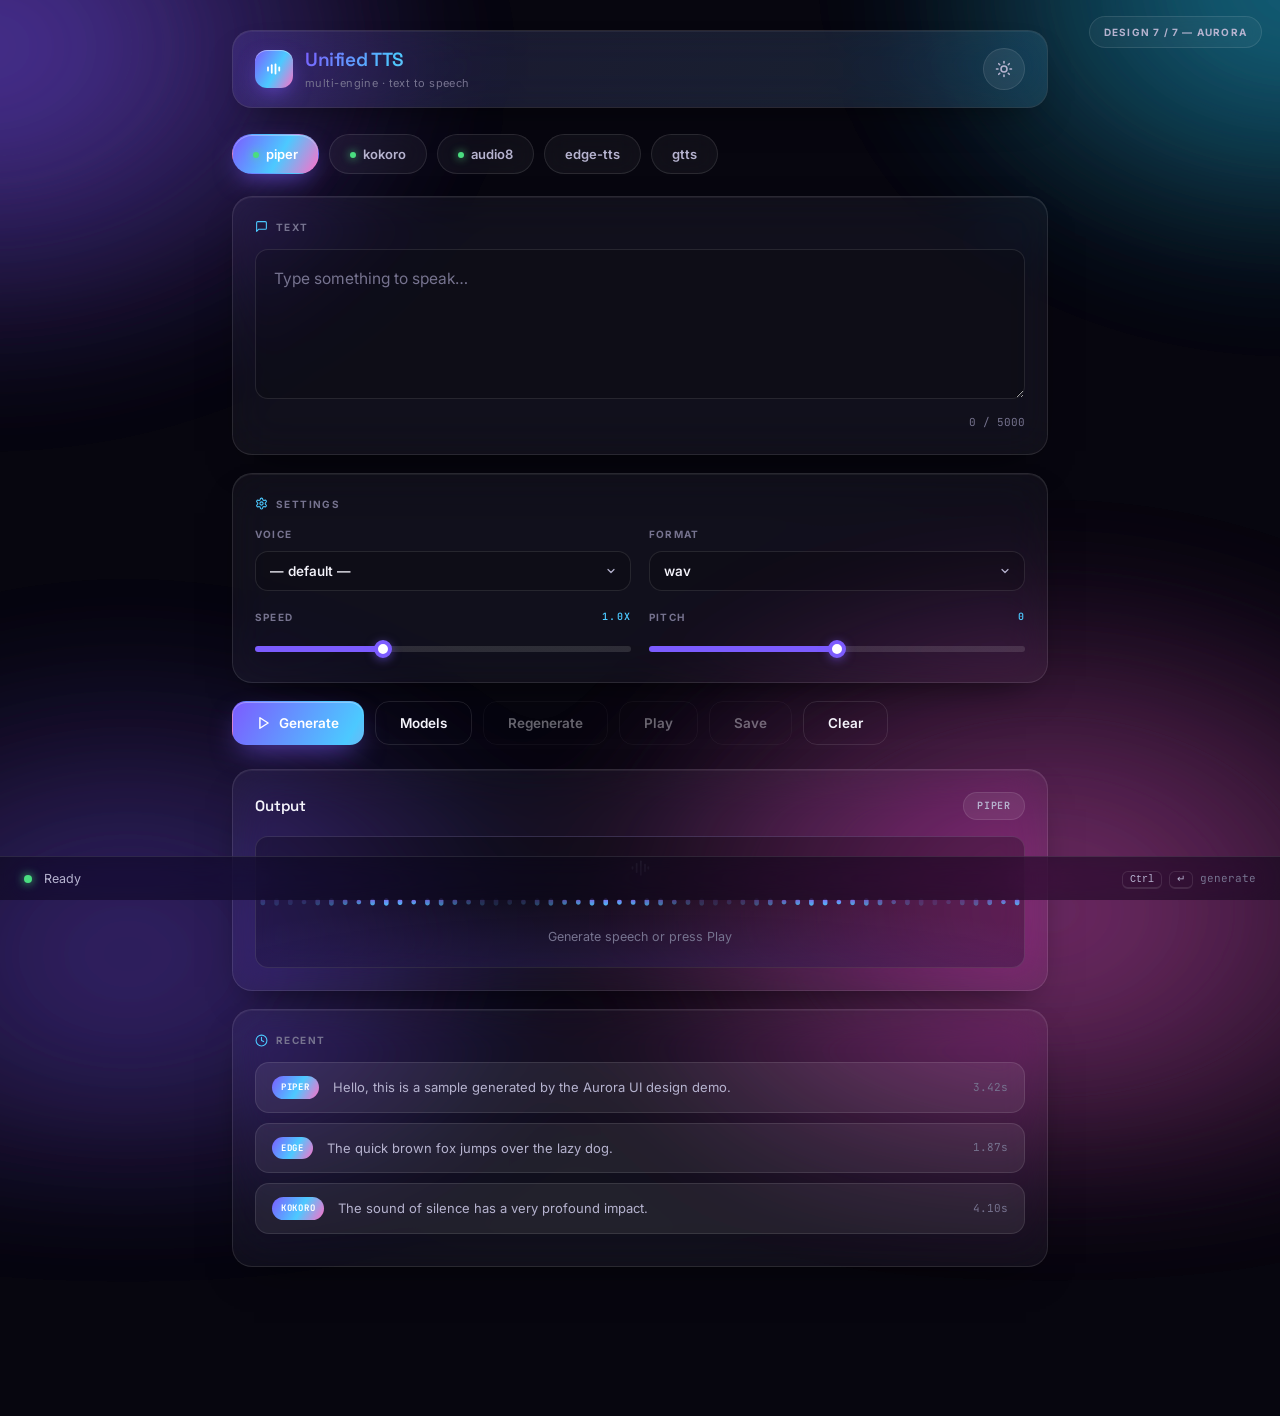
<file: docs/demos/07-aurora.html>
<!DOCTYPE html>
<html lang="en" data-theme="dark">
<head>
<meta charset="UTF-8">
<meta name="viewport" content="width=device-width, initial-scale=1.0">
<title>Unified TTS — Aurora</title>
<style>
/* ───────────────────────────────────────────────────────────────────────
   Design 7 / 7 — Aurora Glass
   Frosted glass over an animated mesh-gradient aurora. Soft depth, fluid
   motion, restrained accent. Modern, calm, premium.
   ─────────────────────────────────────────────────────────────────────── */

:root {
  color-scheme: dark light;

  --bg: #07060f;
  --bg-2: #0d0b1a;
  --surface: rgba(255, 255, 255, 0.045);
  --surface-2: rgba(255, 255, 255, 0.07);
  --stroke: rgba(255, 255, 255, 0.10);
  --stroke-strong: rgba(255, 255, 255, 0.18);

  --text: #f4f3fb;
  --text-2: #b6b3cf;
  --text-3: #76738f;

  --a1: #7c5cff;   /* violet  */
  --a2: #4cc9ff;   /* cyan    */
  --a3: #ff6ec7;   /* magenta */
  --accent: var(--a1);
  --grad: linear-gradient(120deg, var(--a1), var(--a2) 55%, var(--a3));
  --grad-soft: linear-gradient(120deg, rgba(124,92,255,.16), rgba(76,201,255,.16));

  --ok: #4ade80;
  --radius: 20px;
  --radius-sm: 13px;
  --font: 'Inter', 'Segoe UI', system-ui, -apple-system, sans-serif;
  --display: 'Space Grotesk', 'Inter', system-ui, sans-serif;
  --mono: 'JetBrains Mono', ui-monospace, 'SF Mono', monospace;
  --ease: cubic-bezier(.22, 1, .36, 1);
  --viz-a: #8b6bff;
  --viz-b: #4cc9ff;
}

[data-theme="light"] {
  --bg: #eef0fb;
  --bg-2: #e3e6f7;
  --surface: rgba(255, 255, 255, 0.55);
  --surface-2: rgba(255, 255, 255, 0.75);
  --stroke: rgba(20, 16, 50, 0.10);
  --stroke-strong: rgba(20, 16, 50, 0.18);
  --text: #16132b;
  --text-2: #4b4763;
  --text-3: #8b88a3;
  --grad-soft: linear-gradient(120deg, rgba(124,92,255,.16), rgba(76,201,255,.16));
}

*, *::before, *::after { box-sizing: border-box; margin: 0; padding: 0; }
html, body { height: 100%; }
body {
  font-family: var(--font);
  font-size: 14px;
  line-height: 1.6;
  color: var(--text);
  background: var(--bg);
  overflow-x: hidden;
  -webkit-font-smoothing: antialiased;
  transition: background .5s var(--ease), color .4s var(--ease);
}

/* ── Aurora mesh background ── */
body::before, body::after {
  content: '';
  position: fixed;
  inset: -30%;
  z-index: 0;
  pointer-events: none;
  filter: blur(70px) saturate(140%);
  opacity: .85;
  background:
    radial-gradient(38% 38% at 18% 22%, rgba(124,92,255,.55), transparent 60%),
    radial-gradient(34% 34% at 82% 18%, rgba(76,201,255,.45), transparent 60%),
    radial-gradient(40% 40% at 70% 82%, rgba(255,110,199,.40), transparent 60%),
    radial-gradient(36% 36% at 25% 85%, rgba(124,92,255,.35), transparent 60%);
  animation: drift 22s var(--ease) infinite alternate;
}
body::after { animation-duration: 30s; animation-direction: alternate-reverse; opacity: .5; }
[data-theme="light"] body::before, [data-theme="light"] body::after { opacity: .7; }
@keyframes drift {
  0%   { transform: translate3d(-3%, -2%, 0) scale(1.05); }
  50%  { transform: translate3d(4%, 3%, 0)  scale(1.12); }
  100% { transform: translate3d(-2%, 4%, 0) scale(1.04); }
}
@media (prefers-reduced-motion: reduce) {
  body::before, body::after { animation: none; }
}

/* ── Shell ── */
.shell {
  position: relative;
  z-index: 1;
  max-width: 860px;
  margin: 0 auto;
  padding: 30px 22px 130px;
}

/* Shared glass surface */
.glass {
  background: var(--surface);
  border: 1px solid var(--stroke);
  border-radius: var(--radius);
  backdrop-filter: blur(22px) saturate(1.4);
  -webkit-backdrop-filter: blur(22px) saturate(1.4);
  box-shadow: 0 18px 40px -22px rgba(0,0,0,.7), inset 0 1px 0 rgba(255,255,255,.06);
}

/* ── Header ── */
.header {
  display: flex;
  align-items: center;
  justify-content: space-between;
  padding: 14px 22px;
  margin-bottom: 26px;
  position: relative;
  overflow: hidden;
}
.header::before {
  content: '';
  position: absolute; inset: 0;
  background: var(--grad-soft);
  opacity: .6; pointer-events: none;
}
.brand { display: flex; align-items: center; gap: 12px; position: relative; }
.brand-mark {
  width: 38px; height: 38px; border-radius: 12px;
  background: var(--grad);
  display: grid; place-items: center;
  box-shadow: 0 8px 22px -6px rgba(124,92,255,.7), inset 0 1px 0 rgba(255,255,255,.4);
}
.brand-name {
  font-family: var(--display);
  font-size: 19px; font-weight: 600; letter-spacing: -.02em;
  background: var(--grad);
  -webkit-background-clip: text; background-clip: text;
  -webkit-text-fill-color: transparent;
}
.brand-sub { font-size: 11px; color: var(--text-3); letter-spacing: .04em; }

.theme-toggle {
  width: 42px; height: 42px; border-radius: 50%;
  border: 1px solid var(--stroke);
  background: var(--surface-2);
  color: var(--text-2); cursor: pointer;
  display: grid; place-items: center;
  transition: transform .3s var(--ease), color .2s, border-color .2s;
  position: relative; z-index: 2;
}
.theme-toggle:hover { color: var(--text); border-color: var(--stroke-strong); transform: rotate(18deg); }

/* ── Engine pills ── */
.engine-row {
  display: flex; gap: 10px; flex-wrap: wrap; margin-bottom: 22px;
}
.engine-pill {
  position: relative;
  padding: 11px 20px; border-radius: 999px;
  border: 1px solid var(--stroke);
  background: var(--surface);
  color: var(--text-2);
  font-family: var(--font); font-size: 13px; font-weight: 600;
  cursor: pointer; overflow: hidden;
  backdrop-filter: blur(14px); -webkit-backdrop-filter: blur(14px);
  transition: color .25s, border-color .25s, transform .25s var(--ease);
}
.engine-pill:hover { color: var(--text); transform: translateY(-2px); border-color: var(--stroke-strong); }
.engine-pill.active {
  color: #fff; border-color: transparent;
  background: var(--grad);
  box-shadow: 0 10px 26px -8px rgba(124,92,255,.7), inset 0 1px 0 rgba(255,255,255,.3);
}
.engine-pill .dot {
  display: inline-block; width: 6px; height: 6px; border-radius: 50%;
  background: var(--ok); margin-right: 7px; vertical-align: middle;
  box-shadow: 0 0 8px var(--ok);
}

/* ── Cards ── */
.card { padding: 22px; margin-bottom: 18px; }
.section-label {
  display: flex; align-items: center; gap: 8px;
  font-size: 10px; font-weight: 700; letter-spacing: .14em;
  text-transform: uppercase; color: var(--text-3);
  margin-bottom: 14px;
}
.section-label svg { color: var(--a2); }

textarea {
  width: 100%; min-height: 150px;
  padding: 16px 18px; border-radius: var(--radius-sm);
  border: 1px solid var(--stroke);
  background: rgba(0,0,0,.16);
  color: var(--text); font-family: var(--font);
  font-size: 15.5px; line-height: 1.7; resize: vertical;
  transition: border-color .2s, box-shadow .2s, background .3s;
}
[data-theme="light"] textarea { background: rgba(255,255,255,.5); }
textarea:focus {
  outline: none; border-color: rgba(124,92,255,.6);
  box-shadow: 0 0 0 4px rgba(124,92,255,.16); background: rgba(0,0,0,.06);
}
[data-theme="light"] textarea:focus { background: rgba(255,255,255,.75); }
textarea::placeholder { color: var(--text-3); }
.char-count {
  text-align: right; font-size: 11px; color: var(--text-3);
  font-family: var(--mono); margin-top: 9px;
}

/* ── Controls ── */
.controls-grid {
  display: grid; grid-template-columns: 1fr 1fr; gap: 18px;
}
.control label {
  display: flex; justify-content: space-between; align-items: center;
  font-size: 10px; font-weight: 700; letter-spacing: .12em;
  text-transform: uppercase; color: var(--text-3); margin-bottom: 9px;
}
.control .val { color: var(--a2); font-family: var(--mono); font-weight: 600; }

select {
  width: 100%; padding: 11px 38px 11px 14px;
  border-radius: var(--radius-sm); border: 1px solid var(--stroke);
  background-color: rgba(0,0,0,.18); color: var(--text);
  font-family: var(--font); font-size: 13.5px; font-weight: 550; cursor: pointer;
  appearance: none; -webkit-appearance: none;
  background-image: url("data:image/svg+xml,%3Csvg xmlns='http://www.w3.org/2000/svg' width='12' height='12' viewBox='0 0 24 24' fill='none' stroke='%23b6b3cf' stroke-width='2.4' stroke-linecap='round' stroke-linejoin='round'%3E%3Cpolyline points='6 9 12 15 18 9'/%3E%3C/svg%3E");
  background-repeat: no-repeat; background-position: right 13px center;
  transition: border-color .2s, box-shadow .2s;
}
[data-theme="light"] select { background-color: rgba(255,255,255,.6); }
select:focus { outline: none; border-color: rgba(124,92,255,.6); box-shadow: 0 0 0 4px rgba(124,92,255,.16); }

/* range */
.range-wrap { padding: 2px 0; }
input[type="range"] {
  --fill: 50%;
  width: 100%; height: 6px; border-radius: 999px; cursor: pointer;
  background: linear-gradient(90deg, var(--a1) var(--fill), rgba(255,255,255,.12) var(--fill));
  appearance: none; -webkit-appearance: none; outline: none;
}
input[type="range"]::-webkit-slider-thumb {
  -webkit-appearance: none; appearance: none;
  width: 18px; height: 18px; border-radius: 50%;
  background: #fff; border: 4px solid var(--a1);
  box-shadow: 0 2px 10px rgba(124,92,255,.5);
  transition: transform .15s;
}
input[type="range"]::-webkit-slider-thumb:hover { transform: scale(1.18); }
input[type="range"]::-moz-range-thumb {
  width: 18px; height: 18px; border-radius: 50%;
  background: #fff; border: 4px solid var(--a1); cursor: pointer;
}

/* ── Actions ── */
.actions { display: flex; gap: 11px; flex-wrap: wrap; margin: 4px 0 24px; }
.btn {
  position: relative; padding: 13px 24px; border-radius: 14px;
  border: 1px solid var(--stroke); background: var(--surface-2);
  color: var(--text); font-family: var(--font); font-size: 13.5px;
  font-weight: 600; cursor: pointer; overflow: hidden;
  display: inline-flex; align-items: center; gap: 8px;
  transition: transform .2s var(--ease), border-color .2s, color .2s, box-shadow .25s;
}
.btn:hover:not(:disabled) { transform: translateY(-2px); border-color: var(--stroke-strong); }
.btn:active:not(:disabled) { transform: translateY(0) scale(.98); }
.btn:disabled { opacity: .4; cursor: not-allowed; }
.btn-primary {
  color: #fff; border-color: transparent; background: var(--grad);
  box-shadow: 0 12px 30px -10px rgba(124,92,255,.75), inset 0 1px 0 rgba(255,255,255,.3);
  background-size: 160% 160%;
}
.btn-primary:hover:not(:disabled) { box-shadow: 0 16px 38px -10px rgba(124,92,255,.9); }
.btn-ghost { background: transparent; }

/* ── Output ── */
.output-header { display: flex; align-items: center; justify-content: space-between; margin-bottom: 16px; }
.output-header h2 { font-family: var(--display); font-size: 15px; font-weight: 600; letter-spacing: -.01em; }
.engine-tag {
  font-size: 10px; font-weight: 700; font-family: var(--mono);
  letter-spacing: .08em; text-transform: uppercase; color: var(--text-2);
  padding: 5px 13px; border-radius: 999px;
  border: 1px solid var(--stroke); background: var(--surface-2);
}

.visualizer {
  position: relative; height: 132px; border-radius: var(--radius-sm);
  overflow: hidden; border: 1px solid var(--stroke);
  background: radial-gradient(120% 120% at 50% 120%, rgba(124,92,255,.18), transparent 60%), rgba(0,0,0,.25);
}
[data-theme="light"] .visualizer { background: radial-gradient(120% 120% at 50% 120%, rgba(124,92,255,.14), transparent 60%), rgba(255,255,255,.4); }
.visualizer canvas { width: 100%; height: 100%; display: block; }
.viz-hint {
  position: absolute; inset: 0; display: grid; place-items: center;
  color: var(--text-3); font-size: 12.5px; gap: 8px; text-align: center;
  pointer-events: none; transition: opacity .4s;
}
.viz-hint svg { opacity: .7; }

.audio-player { display: none; padding: 14px; margin-top: 14px; border-radius: var(--radius-sm); background: var(--surface-2); border: 1px solid var(--stroke); animation: fade .4s var(--ease); }
.audio-meta { font-size: 11px; color: var(--text-3); font-family: var(--mono); margin-bottom: 9px; }
.audio-player audio { width: 100%; height: 40px; border-radius: 10px; }

/* ── Recent ── */
.recent-item {
  display: flex; align-items: center; gap: 14px;
  padding: 13px 16px; margin-bottom: 10px; border-radius: 14px;
  background: var(--surface-2); border: 1px solid var(--stroke);
  cursor: pointer; transition: transform .2s var(--ease), border-color .2s, background .2s;
}
.recent-item:hover { transform: translateX(4px); border-color: var(--stroke-strong); }
.recent-engine {
  font-size: 9px; font-weight: 700; font-family: var(--mono);
  text-transform: uppercase; letter-spacing: .08em; color: #fff;
  padding: 4px 9px; border-radius: 999px; background: var(--grad);
}
.recent-text { flex: 1; font-size: 13px; color: var(--text-2); overflow: hidden; text-overflow: ellipsis; white-space: nowrap; }
.recent-dur { font-size: 11px; color: var(--text-3); font-family: var(--mono); }

/* ── Status bar ── */
.status {
  position: fixed; bottom: 0; left: 0; right: 0; z-index: 5;
  height: 44px; display: flex; align-items: center; gap: 12px;
  padding: 0 24px; font-size: 12.5px; color: var(--text-2);
  border-top: 1px solid var(--stroke);
  background: rgba(10,8,20,.55);
  backdrop-filter: blur(20px) saturate(1.5);
  -webkit-backdrop-filter: blur(20px) saturate(1.5);
}
[data-theme="light"] .status { background: rgba(238,240,251,.7); }
.status-dot { width: 8px; height: 8px; border-radius: 50%; background: var(--ok); box-shadow: 0 0 10px var(--ok); animation: pulse 2.4s ease-in-out infinite; }
.status-kbd { margin-left: auto; font-family: var(--mono); font-size: 11px; color: var(--text-3); }
.status-kbd kbd {
  padding: 2px 7px; border-radius: 6px; border: 1px solid var(--stroke);
  border-bottom-width: 2px; font-size: 10px; color: var(--text-2);
}
@keyframes pulse { 0%,100% { opacity: 1; } 50% { opacity: .35; } }
@keyframes fade { from { opacity: 0; transform: translateY(8px); } to { opacity: 1; transform: none; } }

.demo-label {
  position: fixed; top: 16px; right: 18px; z-index: 10;
  font-size: 10px; font-weight: 700; letter-spacing: .12em;
  text-transform: uppercase; color: var(--text-2);
  padding: 7px 14px; border-radius: 999px;
  border: 1px solid var(--stroke); background: var(--surface);
  backdrop-filter: blur(14px); -webkit-backdrop-filter: blur(14px);
}
.spacer { height: 1px; }

@media (max-width: 600px) {
  .controls-grid { grid-template-columns: 1fr; }
  .shell { padding: 22px 14px 130px; }
  .brand-sub { display: none; }
  .actions .btn { flex: 1 1 auto; justify-content: center; }
}
</style>
<link rel="preconnect" href="https://fonts.googleapis.com">
<link rel="preconnect" href="https://fonts.gstatic.com" crossorigin>
<link href="https://fonts.googleapis.com/css2?family=Inter:wght@400;500;600;700&family=Space+Grotesk:wght@500;600&family=JetBrains+Mono:wght@500&display=swap" rel="stylesheet">
</head>
<body>

<div class="demo-label">Design 7 / 7 — Aurora</div>

<div class="shell">

  <header class="header glass">
    <div class="brand">
      <div class="brand-mark">
        <svg width="18" height="18" viewBox="0 0 24 24" fill="none" stroke="white" stroke-width="2.4" stroke-linecap="round"><path d="M4 14v-4"/><path d="M9 17V7"/><path d="M14 18V6"/><path d="M19 14v-4"/></svg>
      </div>
      <div>
        <div class="brand-name">Unified TTS</div>
        <div class="brand-sub">multi-engine · text to speech</div>
      </div>
    </div>
    <button class="theme-toggle" onclick="toggleTheme()" aria-label="Toggle theme">
      <svg width="18" height="18" viewBox="0 0 24 24" fill="none" stroke="currentColor" stroke-width="2.1" stroke-linecap="round" stroke-linejoin="round"><circle cx="12" cy="12" r="4"/><path d="M12 2v2"/><path d="M12 20v2"/><path d="m4.93 4.93 1.41 1.41"/><path d="m17.66 17.66 1.41 1.41"/><path d="M2 12h2"/><path d="M20 12h2"/><path d="m6.34 17.66-1.41 1.41"/><path d="m19.07 4.93-1.41 1.41"/></svg>
    </button>
  </header>

  <!-- Engine pills -->
  <div class="engine-row">
    <button class="engine-pill active" onclick="selectEngine(this)"><span class="dot"></span>piper</button>
    <button class="engine-pill" onclick="selectEngine(this)"><span class="dot"></span>kokoro</button>
    <button class="engine-pill" onclick="selectEngine(this)"><span class="dot"></span>audio8</button>
    <button class="engine-pill" onclick="selectEngine(this)">edge-tts</button>
    <button class="engine-pill" onclick="selectEngine(this)">gtts</button>
  </div>

  <!-- Text -->
  <div class="card glass">
    <div class="section-label">
      <svg width="13" height="13" viewBox="0 0 24 24" fill="none" stroke="currentColor" stroke-width="2" stroke-linecap="round" stroke-linejoin="round"><path d="M21 15a2 2 0 0 1-2 2H7l-4 4V5a2 2 0 0 1 2-2h14a2 2 0 0 1 2 2z"/></svg>
      Text
    </div>
    <textarea id="text" placeholder="Type something to speak…" maxlength="5000" oninput="updateCount(this, 5000)"></textarea>
    <div class="char-count"><span>0 / 5000</span></div>
  </div>

  <!-- Settings -->
  <div class="card glass">
    <div class="section-label">
      <svg width="13" height="13" viewBox="0 0 24 24" fill="none" stroke="currentColor" stroke-width="2" stroke-linecap="round" stroke-linejoin="round"><path d="M12.22 2h-.44a2 2 0 0 0-2 2v.18a2 2 0 0 1-1 1.73l-.43.25a2 2 0 0 1-2 0l-.15-.08a2 2 0 0 0-2.73.73l-.22.38a2 2 0 0 0 .73 2.73l.15.1a2 2 0 0 1 1 1.72v.51a2 2 0 0 1-1 1.74l-.15.09a2 2 0 0 0-.73 2.73l.22.38a2 2 0 0 0 2.73.73l.15-.08a2 2 0 0 1 2 0l.43.25a2 2 0 0 1 1 1.73V20a2 2 0 0 0 2 2h.44a2 2 0 0 0 2-2v-.18a2 2 0 0 1 1-1.73l.43-.25a2 2 0 0 1 2 0l.15.08a2 2 0 0 0 2.73-.73l.22-.39a2 2 0 0 0-.73-2.73l-.15-.08a2 2 0 0 1-1-1.74v-.5a2 2 0 0 1 1-1.74l.15-.09a2 2 0 0 0 .73-2.73l-.22-.38a2 2 0 0 0-2.73-.73l-.15.08a2 2 0 0 1-2 0l-.43-.25a2 2 0 0 1-1-1.73V4a2 2 0 0 0-2-2z"/><circle cx="12" cy="12" r="3"/></svg>
      Settings
    </div>
    <div class="controls-grid">
      <div class="control">
        <label>Voice</label>
        <select><option value="">— default —</option><option>en_US-lessac-medium</option><option>en_US-amy-medium</option><option>en_GB-daniel-medium</option></select>
      </div>
      <div class="control">
        <label>Format</label>
        <select><option>wav</option><option>mp3</option><option>flac</option></select>
      </div>
      <div class="control">
        <label>Speed <span class="val" id="speedVal">1.0x</span></label>
        <div class="range-wrap"><input type="range" min="0.5" max="2.0" step="0.1" value="1.0" oninput="setRange(this); document.getElementById('speedVal').textContent = parseFloat(this.value).toFixed(1)+'x'"></div>
      </div>
      <div class="control">
        <label>Pitch <span class="val" id="pitchVal">0</span></label>
        <div class="range-wrap"><input type="range" min="-12" max="12" step="1" value="0" oninput="setRange(this); document.getElementById('pitchVal').textContent = this.value"></div>
      </div>
    </div>
  </div>

  <!-- Actions -->
  <div class="actions">
    <button class="btn btn-primary" onclick="generate()">
      <svg width="14" height="14" viewBox="0 0 24 24" fill="none" stroke="currentColor" stroke-width="2.5" stroke-linecap="round" stroke-linejoin="round"><polygon points="5 3 19 12 5 21 5 3"/></svg>
      Generate
    </button>
    <button class="btn btn-ghost">Models</button>
    <button class="btn btn-ghost" disabled>Regenerate</button>
    <button class="btn btn-ghost" onclick="playDemo()" id="playBtn" disabled>Play</button>
    <button class="btn btn-ghost" disabled>Save</button>
    <button class="btn btn-ghost" onclick="document.getElementById('text').value=''; updateCount(document.getElementById('text'),5000)">Clear</button>
  </div>

  <!-- Output -->
  <div class="card glass">
    <div class="output-header">
      <h2>Output</h2>
      <span class="engine-tag" id="engineTag">piper</span>
    </div>
    <div class="visualizer">
      <canvas id="viz"></canvas>
      <div class="viz-hint" id="vizHint">
        <svg width="26" height="20" viewBox="0 0 24 24" fill="none" stroke="currentColor" stroke-width="2" stroke-linecap="round"><path d="M3 13v-2"/><path d="M8 17V7"/><path d="M13 20V4"/><path d="M18 16V8"/><path d="M22 13v-2"/></svg>
        <span>Generate speech or press Play</span>
      </div>
    </div>
    <div class="audio-player" id="audioPlayer">
      <div class="audio-meta" id="audioMeta">piper · default · 3.42s</div>
      <audio id="audio" controls preload="auto"></audio>
    </div>
  </div>

  <!-- Recent -->
  <div class="card glass">
    <div class="section-label">
      <svg width="13" height="13" viewBox="0 0 24 24" fill="none" stroke="currentColor" stroke-width="2" stroke-linecap="round" stroke-linejoin="round"><circle cx="12" cy="12" r="10"/><polyline points="12 6 12 12 16 14"/></svg>
      Recent
    </div>
    <div class="recent-item" onclick="playDemo()">
      <span class="recent-engine">piper</span>
      <span class="recent-text">Hello, this is a sample generated by the Aurora UI design demo.</span>
      <span class="recent-dur">3.42s</span>
    </div>
    <div class="recent-item" onclick="playDemo()">
      <span class="recent-engine">edge</span>
      <span class="recent-text">The quick brown fox jumps over the lazy dog.</span>
      <span class="recent-dur">1.87s</span>
    </div>
    <div class="recent-item" onclick="playDemo()">
      <span class="recent-engine">kokoro</span>
      <span class="recent-text">The sound of silence has a very profound impact.</span>
      <span class="recent-dur">4.10s</span>
    </div>
  </div>

  <div class="spacer"></div>
</div>

<div class="status">
  <div class="status-dot"></div>
  <span>Ready</span>
  <span class="status-kbd"><kbd>Ctrl</kbd> <kbd>↵</kbd> generate</span>
</div>

<script>
function toggleTheme() {
  const h = document.documentElement;
  h.setAttribute('data-theme', h.getAttribute('data-theme') === 'dark' ? 'light' : 'dark');
}
function selectEngine(btn) {
  document.querySelectorAll('.engine-pill').forEach(b => b.classList.remove('active'));
  btn.classList.add('active');
  document.getElementById('engineTag').textContent = btn.textContent.replace(/[^a-z0-9-]/gi, '').toLowerCase();
}
function updateCount(el, max) {
  el.parentElement.querySelector('.char-count span').textContent = el.value.length + ' / ' + max;
}
function setRange(el) {
  const pct = (el.value - el.min) / (el.max - el.min) * 100;
  el.style.setProperty('--fill', pct + '%');
}
document.querySelectorAll('input[type=range]').forEach(setRange);

// ── Mock generation (no backend in demo) ──
function generate() {
  const btn = document.querySelector('.btn-primary');
  btn.style.opacity = '.7'; btn.textContent = 'Generating…';
  setTimeout(() => {
    btn.style.opacity = ''; btn.innerHTML = '<svg width="14" height="14" viewBox="0 0 24 24" fill="none" stroke="currentColor" stroke-width="2.5" stroke-linecap="round" stroke-linejoin="round"><polygon points="5 3 19 12 5 21 5 3"/></svg> Generate';
    document.getElementById('vizHint').style.opacity = '0';
    document.getElementById('audioPlayer').style.display = 'block';
    document.getElementById('playBtn').disabled = false;
    playing = true; draw();
  }, 1100);
}

let playing = false;
function playDemo() { playing = true; document.getElementById('vizHint').style.opacity = '0'; draw(); }

// ── Visualizer ──
const canvas = document.getElementById('viz');
const ctx = canvas.getContext('2d');
function resize() { canvas.width = canvas.offsetWidth * 2; canvas.height = canvas.offsetHeight * 2; }
resize(); window.addEventListener('resize', resize);

function draw() {
  const w = canvas.width, h = canvas.height;
  ctx.clearRect(0, 0, w, h);
  const bars = 56, bw = w / bars;
  const t = Date.now() * 0.002;
  for (let i = 0; i < bars; i++) {
    let amp = playing
      ? Math.abs(Math.sin(i * 0.35 + t * 2) * Math.cos(i * 0.11 - t)) * 0.8 + 0.08
      : 0.04 + 0.03 * Math.abs(Math.sin(i * 0.8 + t));
    const bh = amp * h * 0.82;
    const g = ctx.createLinearGradient(0, h/2 - bh/2, 0, h/2 + bh/2);
    g.addColorStop(0, getCSS('--viz-a')); g.addColorStop(1, getCSS('--viz-b'));
    ctx.fillStyle = g;
    ctx.globalAlpha = 0.55 + 0.4 * Math.sin(i * 0.4 + t);
    const r = bw * 0.34;
    roundRect(i * bw + bw/2 - r/2, h/2 - bh/2, r, bh, r/2);
  }
  ctx.globalAlpha = 1;
  requestAnimationFrame(draw);
}
function roundRect(x, y, w, h, r) {
  ctx.beginPath();
  ctx.moveTo(x + r, y);
  ctx.arcTo(x + w, y, x + w, y + h, r);
  ctx.arcTo(x + w, y + h, x, y + h, r);
  ctx.arcTo(x, y + h, x, y, r);
  ctx.arcTo(x, y, x + w, y, r);
  ctx.closePath(); ctx.fill();
}
function getCSS(v) { return getComputedStyle(document.documentElement).getPropertyValue(v).trim(); }
draw();
</script>
</body>
</html>
</file>
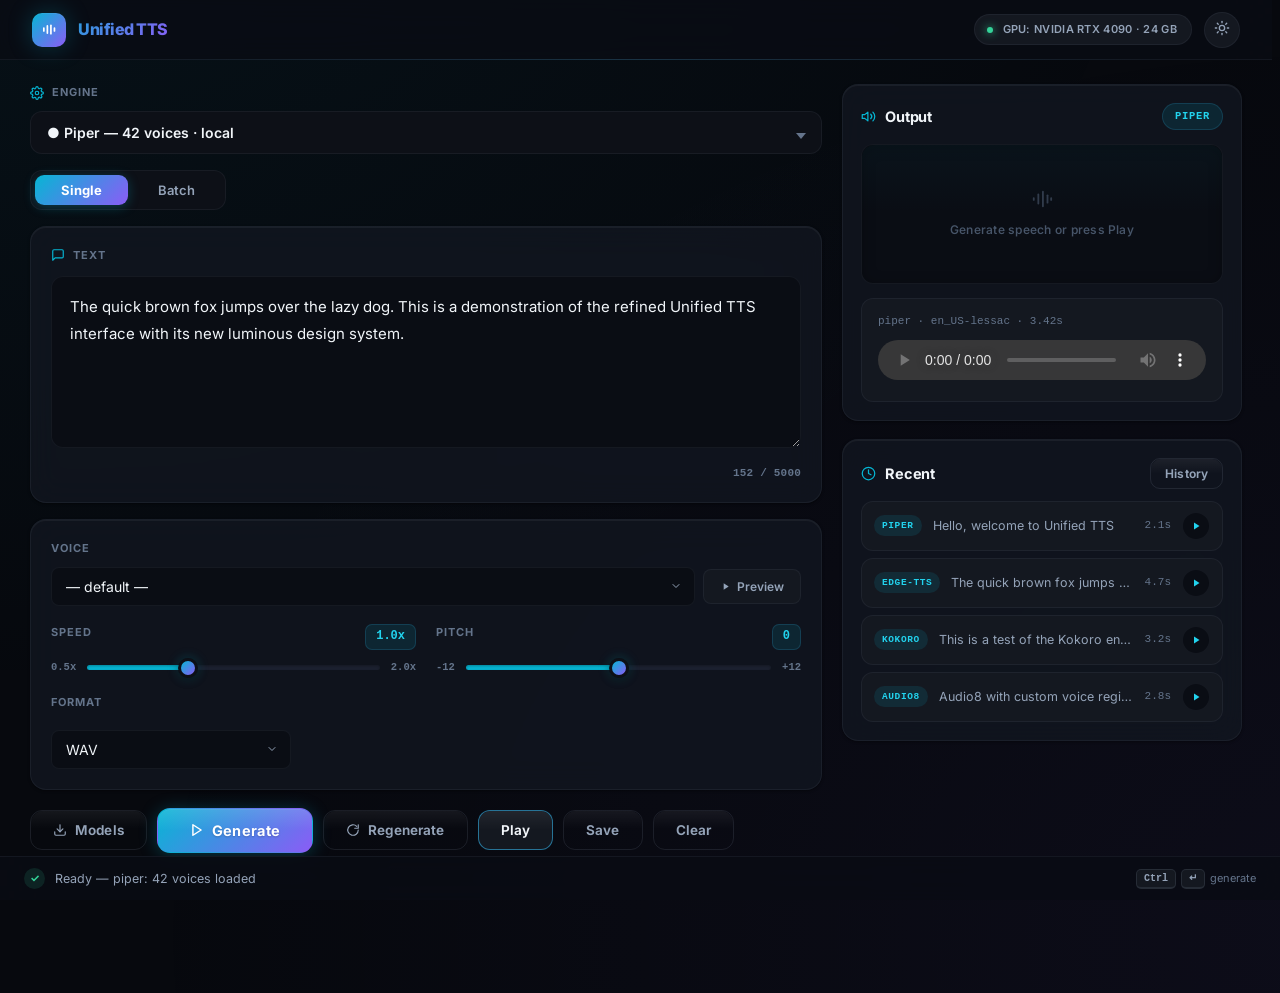
<file: docs/demos/08-refined-ui.html>
<!DOCTYPE html>
<html lang="en" data-theme="dark">
<head>
<meta charset="UTF-8">
<meta name="viewport" content="width=device-width, initial-scale=1.0">
<title>Unified TTS — Refined UI Demo</title>
<link rel="preconnect" href="https://fonts.googleapis.com">
<link rel="preconnect" href="https://fonts.gstatic.com" crossorigin>
<link href="https://fonts.googleapis.com/css2?family=Inter:wght@400;500;600;700;800&display=swap" rel="stylesheet">
<style>
/* ═══════════════════════════════════════════════════════════════════════
   Unified TTS — "Luminous" Design System
   Deep slate + cyan/violet accent. Glass surfaces, layered depth,
   refined micro-interactions.
   ═══════════════════════════════════════════════════════════════════════ */

:root {
  color-scheme: dark;

  /* Backgrounds — deep layered slate */
  --bg-void: #07090e;
  --bg-primary: #0d1017;
  --bg-surface: #141820;
  --bg-elevated: #1c2130;
  --bg-inset: #0a0d14;
  --bg-card: rgba(18, 22, 32, 0.82);
  --bg-glass: rgba(10, 13, 20, 0.84);

  /* Borders */
  --border-subtle: rgba(148, 163, 184, 0.08);
  --border-default: rgba(148, 163, 184, 0.14);
  --border-strong: rgba(56, 189, 248, 0.55);
  --border-glow: rgba(56, 189, 248, 0.16);

  /* Accent — cyan / violet */
  --accent: #06b6d4;
  --accent-light: #22d3ee;
  --accent-secondary: #8b5cf6;
  --accent-dim: rgba(6, 182, 212, 0.12);
  --accent-glow: rgba(6, 182, 212, 0.28);
  --accent-gradient: linear-gradient(135deg, #06b6d4 0%, #8b5cf6 100%);
  --accent-gradient-hover: linear-gradient(135deg, #22d3ee 0%, #a78bfa 100%);

  /* Semantic */
  --success: #34d399;
  --success-dim: rgba(52, 211, 153, 0.12);
  --error: #f87171;
  --error-dim: rgba(248, 113, 113, 0.12);
  --warning: #fbbf24;
  --warning-dim: rgba(251, 191, 36, 0.12);
  --green: #34d399;

  /* Text */
  --text-primary: #f1f5f9;
  --text-secondary: #94a3b8;
  --text-muted: #64748b;
  --text-inverse: #0f172a;

  /* Radius */
  --radius-sm: 8px;
  --radius-md: 12px;
  --radius-lg: 16px;
  --radius-xl: 24px;
  --radius-full: 9999px;

  /* Shadows */
  --shadow-sm: 0 1px 3px rgba(0, 0, 0, 0.4);
  --shadow-md: 0 8px 24px rgba(0, 0, 0, 0.45), 0 2px 6px rgba(0, 0, 0, 0.35);
  --shadow-lg: 0 24px 56px rgba(0, 0, 0, 0.55), 0 6px 16px rgba(0, 0, 0, 0.4);
  --shadow-glow: 0 0 24px rgba(6, 182, 212, 0.25);
  --shadow-focus: 0 0 0 3px rgba(6, 182, 212, 0.25);
  --highlight-inset: inset 0 1px 0 rgba(255, 255, 255, 0.05);

  /* Font */
  --font: 'Inter', 'Segoe UI', system-ui, -apple-system, sans-serif;
  --font-mono: 'SF Mono', 'Cascadia Mono', 'Fira Code', monospace;
  --transition: 180ms cubic-bezier(0.4, 0, 0.2, 1);
  --transition-slow: 350ms cubic-bezier(0.4, 0, 0.2, 1);
  --spring: 440ms cubic-bezier(0.34, 1.4, 0.64, 1);

  /* Visualizer */
  --viz-bg: #0a0d14;
  --viz-bar-a: #22d3ee;
  --viz-bar-b: #a78bfa;
  --viz-glow: rgba(34, 211, 238, 0.32);
  --viz-idle: #475569;
}

/* ══ Light Theme ═════════════════════════════════════════════════════ */
[data-theme="light"] {
  color-scheme: light;
  --bg-void: #f8fafc;
  --bg-primary: #ffffff;
  --bg-surface: #f1f5f9;
  --bg-elevated: #ffffff;
  --bg-inset: #f1f5f9;
  --bg-card: rgba(255, 255, 255, 0.9);
  --bg-glass: rgba(255, 255, 255, 0.88);
  --border-subtle: rgba(15, 23, 42, 0.06);
  --border-default: rgba(15, 23, 42, 0.12);
  --border-strong: rgba(14, 116, 144, 0.5);
  --border-glow: rgba(14, 116, 144, 0.12);
  --accent: #0891b2;
  --accent-light: #06b6d4;
  --accent-dim: rgba(14, 116, 144, 0.08);
  --accent-glow: rgba(14, 116, 144, 0.18);
  --accent-gradient: linear-gradient(135deg, #0891b2 0%, #7c3aed 100%);
  --accent-gradient-hover: linear-gradient(135deg, #06b6d4 0%, #8b5cf6 100%);
  --success: #059669;
  --success-dim: rgba(5, 150, 105, 0.08);
  --error: #dc2626;
  --error-dim: rgba(220, 38, 38, 0.06);
  --warning: #d97706;
  --warning-dim: rgba(217, 119, 6, 0.08);
  --green: #059669;
  --text-primary: #0f172a;
  --text-secondary: #475569;
  --text-muted: #94a3b8;
  --text-inverse: #f8fafc;
  --shadow-sm: 0 1px 3px rgba(15, 23, 42, 0.04);
  --shadow-md: 0 8px 24px rgba(15, 23, 42, 0.06), 0 2px 6px rgba(15, 23, 42, 0.04);
  --shadow-lg: 0 24px 56px rgba(15, 23, 42, 0.1), 0 6px 16px rgba(15, 23, 42, 0.06);
  --shadow-focus: 0 0 0 3px rgba(14, 116, 144, 0.16);
  --highlight-inset: inset 0 1px 0 rgba(255, 255, 255, 0.8);
  --viz-bg: #f1f5f9;
  --viz-bar-a: #0891b2;
  --viz-bar-b: #7c3aed;
  --viz-glow: rgba(8, 145, 178, 0.25);
  --viz-idle: #94a3b8;
}

/* ══ Reset & Base ════════════════════════════════════════════════════ */
*, *::before, *::after { box-sizing: border-box; margin: 0; padding: 0; }
html { scrollbar-gutter: stable; }
html, body { height: 100%; }
body {
  background: var(--bg-void);
  color: var(--text-primary);
  font-family: var(--font);
  font-size: 14px;
  line-height: 1.6;
  overflow-x: hidden;
  -webkit-font-smoothing: antialiased;
  -moz-osx-font-smoothing: grayscale;
  transition: background var(--transition-slow), color var(--transition-slow);
}

/* Scrollbar */
::-webkit-scrollbar { width: 8px; height: 8px; }
::-webkit-scrollbar-track { background: transparent; }
::-webkit-scrollbar-thumb { background: var(--border-default); border-radius: 4px; border: 2px solid transparent; background-clip: padding-box; }
::-webkit-scrollbar-thumb:hover { background: var(--accent); border: 2px solid transparent; background-clip: padding-box; }

::selection { background: var(--accent-dim); color: var(--accent-light); }

/* ══ Background Ambient Glow ═════════════════════════════════════════ */
body::before {
  content: '';
  position: fixed;
  top: -40%;
  left: -30%;
  width: 160%;
  height: 160%;
  background:
    radial-gradient(ellipse at 20% 10%, rgba(6, 182, 212, 0.06) 0%, transparent 50%),
    radial-gradient(ellipse at 85% 90%, rgba(139, 92, 246, 0.05) 0%, transparent 50%);
  pointer-events: none;
  z-index: 0;
}

[data-theme="light"] body::before {
  background:
    radial-gradient(ellipse at 20% 10%, rgba(14, 116, 144, 0.05) 0%, transparent 50%),
    radial-gradient(ellipse at 85% 90%, rgba(124, 58, 237, 0.04) 0%, transparent 50%);
}

/* ══ Header ══════════════════════════════════════════════════════════ */
header {
  display: flex;
  align-items: center;
  justify-content: space-between;
  padding: 0 32px;
  height: 60px;
  background: var(--bg-glass);
  backdrop-filter: blur(24px) saturate(1.8);
  -webkit-backdrop-filter: blur(24px) saturate(1.8);
  border-bottom: 1px solid var(--border-subtle);
  position: sticky;
  top: 0;
  z-index: 100;
}

header::after {
  content: '';
  position: absolute;
  left: 0;
  right: 0;
  bottom: -1px;
  height: 1px;
  background: linear-gradient(90deg, transparent 8%, var(--border-strong) 50%, transparent 92%);
  opacity: 0.3;
  pointer-events: none;
}

.brand {
  display: flex;
  align-items: center;
  gap: 12px;
  font-size: 16px;
  font-weight: 800;
  letter-spacing: -0.03em;
  background: var(--accent-gradient);
  -webkit-background-clip: text;
  -webkit-text-fill-color: transparent;
  background-clip: text;
}

.brand-icon {
  width: 34px;
  height: 34px;
  background: var(--accent-gradient);
  border-radius: 10px;
  display: flex;
  align-items: center;
  justify-content: center;
  box-shadow: var(--shadow-glow), var(--highlight-inset);
  flex-shrink: 0;
  transition: transform var(--transition), box-shadow var(--transition);
}

.brand-icon:hover {
  transform: rotate(-8deg) scale(1.05);
  box-shadow: 0 0 32px rgba(6, 182, 212, 0.35), var(--highlight-inset);
}

.header-right { display: flex; align-items: center; gap: 12px; }

.device-badge {
  font-size: 11px;
  font-weight: 600;
  padding: 6px 14px 6px 28px;
  border-radius: var(--radius-full);
  background: var(--bg-surface);
  color: var(--text-secondary);
  border: 1px solid var(--border-subtle);
  letter-spacing: 0.3px;
  position: relative;
  white-space: nowrap;
  transition: border-color var(--transition), background var(--transition);
}

.device-badge::before {
  content: '';
  position: absolute;
  left: 12px;
  top: 50%;
  transform: translateY(-50%);
  width: 6px;
  height: 6px;
  border-radius: 50%;
  background: var(--success);
  box-shadow: 0 0 8px var(--success);
  animation: pulse 2.5s ease-in-out infinite;
}

@keyframes pulse {
  0%, 100% { opacity: 1; transform: translateY(-50%) scale(1); }
  50% { opacity: 0.4; transform: translateY(-50%) scale(0.85); }
}

/* ══ Theme Toggle ════════════════════════════════════════════════════ */
.mode-btn {
  background: var(--bg-surface);
  border: 1px solid var(--border-subtle);
  color: var(--text-secondary);
  width: 36px;
  height: 36px;
  border-radius: var(--radius-full);
  cursor: pointer;
  transition: all var(--transition);
  display: flex;
  align-items: center;
  justify-content: center;
}

.mode-btn:hover {
  border-color: var(--accent);
  color: var(--accent-light);
  box-shadow: var(--shadow-glow);
  transform: rotate(15deg);
}

/* ══ Main Layout ═════════════════════════════════════════════════════ */
main {
  position: relative;
  z-index: 1;
  max-width: 1260px;
  margin: 0 auto;
  padding: 24px 24px 140px;
}

.workspace {
  display: grid;
  grid-template-columns: minmax(0, 1fr) 400px;
  gap: 20px;
  align-items: start;
}

.workspace-main { min-width: 0; }

.workspace-side {
  min-width: 0;
  display: flex;
  flex-direction: column;
  gap: 18px;
  position: sticky;
  top: 80px;
}

/* ══ Engine Dropdown ═════════════════════════════════════════════════ */
.engine-select-wrap {
  position: relative;
  margin-bottom: 16px;
}

.engine-select-label {
  display: flex;
  align-items: center;
  gap: 8px;
  font-size: 11px;
  font-weight: 700;
  text-transform: uppercase;
  letter-spacing: 1px;
  color: var(--text-muted);
  margin-bottom: 9px;
}

.engine-select-label svg { color: var(--accent); }

.engine-select {
  width: 100%;
  padding: 12px 44px 12px 16px;
  border-radius: var(--radius-md);
  border: 1px solid var(--border-subtle);
  background: var(--bg-primary);
  color: var(--text-primary);
  font-family: var(--font);
  font-size: 14px;
  font-weight: 600;
  cursor: pointer;
  transition: all var(--transition);
  appearance: none;
  -webkit-appearance: none;
}

.engine-select:hover {
  border-color: var(--border-default);
  background: var(--bg-surface);
}

.engine-select:focus {
  outline: none;
  border-color: var(--accent);
  box-shadow: var(--shadow-focus);
}

/* Custom arrow */
.engine-select-wrap::after {
  content: '';
  position: absolute;
  right: 16px;
  bottom: 15px;
  width: 0;
  height: 0;
  border-left: 5px solid transparent;
  border-right: 5px solid transparent;
  border-top: 6px solid var(--text-muted);
  pointer-events: none;
  transition: border-color var(--transition), transform var(--transition);
}

.engine-select-wrap:focus-within::after {
  border-top-color: var(--accent);
  transform: rotate(180deg);
}

/* Status dot next to each option — uses optgroup or just colored text */
.engine-select option {
  background: var(--bg-elevated);
  color: var(--text-primary);
  padding: 8px;
}

/* ══ Model Panel ══════════════════════════════════════════════════════ */
.model-panel {
  margin-bottom: 16px;
  padding: 12px 16px;
  background: var(--bg-primary);
  border: 1px solid var(--border-subtle);
  border-left: 3px solid var(--accent);
  border-radius: var(--radius-md);
  transition: border-color var(--transition), box-shadow var(--transition);
}

.model-panel:hover {
  border-color: var(--border-default);
  box-shadow: var(--shadow-sm);
}

.model-panel-row {
  display: flex;
  align-items: center;
  gap: 14px;
}

.model-panel-info {
  flex: 1;
  min-width: 0;
  display: flex;
  flex-direction: column;
  gap: 2px;
}

.model-panel-title {
  font-size: 12.5px;
  font-weight: 700;
  color: var(--text-primary);
}

.model-panel-sub {
  font-size: 11px;
  color: var(--text-muted);
}

.progress-track {
  height: 5px;
  margin-top: 10px;
  border-radius: var(--radius-full);
  background: var(--bg-inset);
  border: 1px solid var(--border-subtle);
  overflow: hidden;
}

.progress-fill {
  height: 100%;
  width: 0;
  border-radius: var(--radius-full);
  background: var(--accent-gradient);
  box-shadow: 0 0 12px var(--accent-glow);
  transition: width 0.4s ease;
}

.model-panel-status {
  margin-top: 6px;
  font-size: 11px;
  color: var(--text-muted);
  min-height: 14px;
}

/* ══ Mode Tabs ════════════════════════════════════════════════════════ */
.mode-tabs {
  display: flex;
  gap: 4px;
  margin-bottom: 16px;
  background: var(--bg-primary);
  border-radius: var(--radius-md);
  padding: 4px;
  width: fit-content;
  border: 1px solid var(--border-subtle);
}

.mode-tab {
  padding: 7px 26px;
  border-radius: 9px;
  border: none;
  background: transparent;
  color: var(--text-secondary);
  cursor: pointer;
  font-size: 13px;
  font-weight: 600;
  font-family: var(--font);
  transition: all var(--transition);
}

.mode-tab:hover { color: var(--text-primary); }

.mode-tab.active {
  background: var(--accent-gradient);
  color: #fff;
  font-weight: 700;
  box-shadow: 0 2px 12px var(--accent-glow);
}

/* ══ Card Wrapper ════════════════════════════════════════════════════ */
.card {
  background: var(--bg-card);
  border: 1px solid var(--border-subtle);
  border-radius: var(--radius-lg);
  padding: 20px;
  margin-bottom: 16px;
  box-shadow: var(--shadow-sm), var(--highlight-inset);
  backdrop-filter: blur(16px);
  -webkit-backdrop-filter: blur(16px);
  transition: border-color var(--transition), box-shadow var(--transition);
}

.card:hover {
  border-color: var(--border-default);
  box-shadow: var(--shadow-md), var(--highlight-inset);
}

.card:focus-within {
  border-color: var(--border-strong);
  box-shadow: var(--shadow-md), 0 0 0 1px var(--border-glow);
}

.section-label {
  display: flex;
  align-items: center;
  gap: 8px;
  font-size: 11px;
  font-weight: 700;
  text-transform: uppercase;
  letter-spacing: 1px;
  color: var(--text-muted);
  margin-bottom: 12px;
}

.section-label svg { color: var(--accent); }

/* ══ Text Areas ══════════════════════════════════════════════════════ */
.text-section textarea {
  width: 100%;
  min-height: 172px;
  padding: 16px 18px;
  border-radius: var(--radius-md);
  border: 1px solid var(--border-subtle);
  background: var(--bg-inset);
  color: var(--text-primary);
  font-family: var(--font);
  font-size: 15px;
  line-height: 1.8;
  resize: vertical;
  transition: border-color var(--transition), box-shadow var(--transition), background var(--transition);
}

.text-section textarea:focus {
  outline: none;
  border-color: var(--accent);
  box-shadow: var(--shadow-focus);
  background: var(--bg-primary);
}

.text-section textarea::placeholder { color: var(--text-muted); }

.char-count {
  display: flex;
  justify-content: flex-end;
  font-size: 11px;
  font-weight: 600;
  color: var(--text-muted);
  padding-top: 10px;
  letter-spacing: 0.2px;
  font-family: var(--font-mono);
  font-variant-numeric: tabular-nums;
}

/* ══ Controls Grid ═══════════════════════════════════════════════════ */
.controls {
  display: grid;
  grid-template-columns: 1fr 1fr;
  gap: 18px 20px;
  margin-bottom: 18px;
}

.control-group { grid-column: 1 / -1; }

.control-group label,
.speed-header label {
  display: block;
  font-size: 11px;
  font-weight: 700;
  text-transform: uppercase;
  letter-spacing: 1px;
  color: var(--text-muted);
  margin-bottom: 9px;
}

.voice-row {
  display: flex;
  gap: 8px;
  align-items: center;
}

.voice-row select { flex: 1; min-width: 0; }

.format-group { grid-column: 1 / -1; }
.format-select { max-width: 240px; }

.control-group select:focus,
.format-select select:focus,
.download-voice:focus {
  outline: none;
  border-color: var(--accent);
  box-shadow: var(--shadow-focus);
}

.control-group select:hover,
.format-select select:hover,
.download-voice:hover {
  border-color: var(--border-default);
}

.control-group select,
.format-select select,
.download-voice {
  width: 100%;
  padding: 10px 38px 10px 14px;
  border-radius: var(--radius-sm);
  border: 1px solid var(--border-subtle);
  background-color: var(--bg-inset);
  color: var(--text-primary);
  font-size: 14px;
  font-family: var(--font);
  cursor: pointer;
  transition: border-color var(--transition), box-shadow var(--transition), background var(--transition);
  appearance: none;
  -webkit-appearance: none;
  background-image: url("data:image/svg+xml,%3Csvg xmlns='http://www.w3.org/2000/svg' width='12' height='12' viewBox='0 0 24 24' fill='none' stroke='%2394a3b8' stroke-width='2' stroke-linecap='round' stroke-linejoin='round'%3E%3Cpolyline points='6 9 12 15 18 9'%3E%3C/polyline%3E%3C/svg%3E");
  background-repeat: no-repeat;
  background-position: right 12px center;
}

.control-group select:focus,
.voice-preview-btn {
  padding: 9px 16px;
  border-radius: var(--radius-sm);
  border: 1px solid var(--border-subtle);
  background: var(--bg-surface);
  color: var(--text-secondary);
  cursor: pointer;
  font-size: 12px;
  font-weight: 600;
  font-family: var(--font);
  transition: all var(--transition);
  display: inline-flex;
  align-items: center;
  gap: 6px;
  white-space: nowrap;
}

.voice-preview-btn:hover {
  border-color: var(--accent);
  color: var(--accent-light);
  background: var(--accent-dim);
  box-shadow: 0 0 14px var(--accent-glow);
}

/* ══ Sliders ═════════════════════════════════════════════════════════ */
.speed-header {
  display: flex;
  justify-content: space-between;
  align-items: center;
  margin-bottom: 9px;
}

.speed-value {
  font-size: 12px;
  color: var(--accent-light);
  font-weight: 700;
  font-family: var(--font-mono);
  font-variant-numeric: tabular-nums;
  background: var(--accent-dim);
  border: 1px solid var(--border-glow);
  padding: 2px 10px;
  border-radius: 7px;
}

.speed-slider-wrap {
  display: flex;
  align-items: center;
  gap: 11px;
  font-size: 10.5px;
  color: var(--text-muted);
  font-weight: 600;
  font-family: var(--font-mono);
  font-variant-numeric: tabular-nums;
}

.speed-slider-wrap input[type="range"] {
  flex: 1;
  height: 5px;
  border-radius: var(--radius-full);
  background: linear-gradient(90deg, var(--accent) var(--fill, 50%), var(--bg-elevated) var(--fill, 50%));
  outline: none;
  cursor: pointer;
  appearance: none;
  -webkit-appearance: none;
  box-shadow: inset 0 1px 3px rgba(0, 0, 0, 0.3);
  transition: box-shadow var(--transition);
}

.speed-slider-wrap input[type="range"]:hover {
  box-shadow: inset 0 1px 3px rgba(0, 0, 0, 0.3), 0 0 0 3px var(--border-glow);
}

.speed-slider-wrap input[type="range"]::-webkit-slider-thumb {
  appearance: none;
  -webkit-appearance: none;
  width: 20px;
  height: 20px;
  border-radius: 50%;
  background: var(--accent-gradient);
  border: 3px solid var(--bg-primary);
  box-shadow: 0 2px 8px rgba(0, 0, 0, 0.4), 0 0 12px var(--accent-glow);
  cursor: pointer;
  transition: transform var(--transition), box-shadow var(--transition);
}

.speed-slider-wrap input[type="range"]::-webkit-slider-thumb:hover {
  transform: scale(1.2);
  box-shadow: 0 2px 8px rgba(0, 0, 0, 0.4), 0 0 20px var(--accent-glow);
}

.speed-slider-wrap input[type="range"]::-webkit-slider-thumb:active {
  transform: scale(1.1);
}

.speed-slider-wrap input[type="range"]::-moz-range-thumb {
  width: 20px;
  height: 20px;
  border-radius: 50%;
  background: var(--accent);
  border: 3px solid var(--bg-primary);
  box-shadow: 0 2px 8px rgba(0, 0, 0, 0.4), 0 0 12px var(--accent-glow);
  cursor: pointer;
}

.speed-slider-wrap input[type="range"]::-moz-range-track {
  background: transparent;
}

/* ══ Actions ═════════════════════════════════════════════════════════ */
.actions {
  display: flex;
  gap: 10px;
  margin-bottom: 0;
  flex-wrap: wrap;
  align-items: center;
}

#modelsBtn { margin-right: auto; }

.btn {
  padding: 11px 22px;
  border-radius: 12px;
  border: 1px solid var(--border-subtle);
  background: var(--bg-surface);
  color: var(--text-secondary);
  cursor: pointer;
  font-size: 13.5px;
  font-weight: 650;
  letter-spacing: 0.01em;
  font-family: var(--font);
  transition: all var(--transition);
  display: inline-flex;
  align-items: center;
  justify-content: center;
  gap: 8px;
  white-space: nowrap;
  position: relative;
  overflow: hidden;
}

.btn::after {
  content: '';
  position: absolute;
  inset: 0;
  background: linear-gradient(180deg, rgba(255,255,255,0.06) 0%, transparent 50%);
  pointer-events: none;
  border-radius: inherit;
}

.btn:hover:not(:disabled) {
  border-color: var(--border-strong);
  color: var(--text-primary);
  background: var(--bg-elevated);
  transform: translateY(-2px);
  box-shadow: var(--shadow-md);
}

.btn:active:not(:disabled) { transform: translateY(0) scale(0.98); }
.btn:disabled { opacity: 0.35; cursor: not-allowed; transform: none; box-shadow: none; }

.btn-primary {
  background: var(--accent-gradient);
  border-color: transparent;
  color: #fff;
  box-shadow: 0 2px 18px var(--accent-glow), var(--highlight-inset);
  text-shadow: 0 1px 2px rgba(0, 0, 0, 0.2);
}

.btn-primary:hover:not(:disabled) {
  background: var(--accent-gradient-hover);
  box-shadow: 0 4px 28px var(--accent-glow), var(--highlight-inset);
  color: #fff;
}

.btn-primary::after {
  background: linear-gradient(180deg, rgba(255,255,255,0.12) 0%, transparent 50%);
}

#generateBtn, #batchGenerateBtn {
  padding: 13px 32px;
  font-size: 14.5px;
  font-weight: 700;
  border-radius: 13px;
  letter-spacing: 0.02em;
}

.btn.loading {
  color: transparent;
  position: relative;
  cursor: progress;
  pointer-events: none;
}

.btn.loading::before {
  content: '';
  position: absolute;
  inset: 0;
  margin: auto;
  width: 18px;
  height: 18px;
  border: 2.5px solid rgba(255, 255, 255, 0.3);
  border-top-color: #fff;
  border-radius: 50%;
  animation: spin 0.7s linear infinite;
}

@keyframes spin { to { transform: rotate(360deg); } }
.btn.loading:disabled { opacity: 1; }

.btn-secondary {
  background: var(--bg-surface);
  border-color: var(--border-strong);
  color: var(--text-primary);
}

.btn-secondary:hover:not(:disabled) {
  border-color: var(--accent);
  box-shadow: var(--shadow-glow);
}

.btn-outline {
  background: transparent;
  border-color: var(--border-default);
  color: var(--text-secondary);
}

.btn-outline:hover:not(:disabled) {
  border-color: var(--accent);
  color: var(--text-primary);
  background: var(--accent-dim);
}

.btn-danger:hover:not(:disabled) {
  color: var(--error);
  border-color: rgba(248, 113, 113, 0.4);
  background: var(--error-dim);
  box-shadow: none;
}

.btn-small { padding: 7px 14px; font-size: 12px; border-radius: 10px; }

/* ══ Output Panel ════════════════════════════════════════════════════ */
.output-card {
  background: var(--bg-card);
  border: 1px solid var(--border-subtle);
  border-radius: var(--radius-lg);
  padding: 18px;
  box-shadow: var(--shadow-sm), var(--highlight-inset);
  backdrop-filter: blur(16px);
  -webkit-backdrop-filter: blur(16px);
  transition: border-color var(--transition), box-shadow var(--transition);
}

.output-card:hover {
  border-color: var(--border-default);
  box-shadow: var(--shadow-md), var(--highlight-inset);
}

.output-header {
  display: flex;
  justify-content: space-between;
  align-items: center;
  margin-bottom: 14px;
}

.output-title {
  display: flex;
  align-items: center;
  gap: 9px;
}

.output-title svg { color: var(--accent); }

.output-title h2,
.output-title h3 {
  font-size: 14.5px;
  font-weight: 700;
  letter-spacing: -0.01em;
}

.output-engine {
  font-size: 10.5px;
  font-weight: 750;
  letter-spacing: 0.7px;
  text-transform: uppercase;
  color: var(--accent-light);
  background: var(--accent-dim);
  border: 1px solid var(--border-glow);
  padding: 4px 12px;
  border-radius: var(--radius-full);
  font-family: var(--font-mono);
}

/* ══ Visualizer ══════════════════════════════════════════════════════ */
.visualizer-container {
  width: 100%;
  height: 140px;
  border-radius: var(--radius-md);
  background: var(--viz-bg);
  overflow: hidden;
  border: 1px solid var(--border-subtle);
  position: relative;
  box-shadow: inset 0 2px 14px rgba(0, 0, 0, 0.25);
}

.visualizer-container::after {
  content: '';
  position: absolute;
  inset: 0;
  border-radius: var(--radius-md);
  pointer-events: none;
  background: linear-gradient(180deg, rgba(6, 182, 212, 0.04) 0%, transparent 50%);
}

.visualizer-hint {
  position: absolute;
  inset: 0;
  display: flex;
  flex-direction: column;
  align-items: center;
  justify-content: center;
  gap: 10px;
  pointer-events: none;
  z-index: 2;
  color: var(--viz-idle);
}

.visualizer-hint svg { opacity: 0.65; }

.visualizer-hint span {
  font-size: 12px;
  font-weight: 550;
  letter-spacing: 0.02em;
}

#visualizer { width: 100%; height: 100%; display: block; position: relative; z-index: 1; }

/* ══ Audio Player ════════════════════════════════════════════════════ */
.audio-player {
  margin-top: 14px;
  padding: 14px 16px;
  background: var(--bg-surface);
  border-radius: var(--radius-md);
  border: 1px solid var(--border-subtle);
  animation: fadeIn 280ms ease both;
}

.audio-meta {
  font-size: 11px;
  color: var(--text-muted);
  margin-bottom: 10px;
  font-family: var(--font-mono);
  font-variant-numeric: tabular-nums;
  white-space: nowrap;
  overflow: hidden;
  text-overflow: ellipsis;
}

.audio-player audio {
  width: 100%;
  height: 40px;
  border-radius: var(--radius-sm);
  outline: none;
}

/* ══ Recent Panel ════════════════════════════════════════════════════ */
.recent-card {
  background: var(--bg-card);
  border: 1px solid var(--border-subtle);
  border-radius: var(--radius-lg);
  padding: 18px;
  box-shadow: var(--shadow-sm), var(--highlight-inset);
  backdrop-filter: blur(16px);
  -webkit-backdrop-filter: blur(16px);
  transition: border-color var(--transition), box-shadow var(--transition);
}

.recent-card:hover {
  border-color: var(--border-default);
  box-shadow: var(--shadow-md), var(--highlight-inset);
}

.recent-header {
  display: flex;
  justify-content: space-between;
  align-items: center;
  margin-bottom: 12px;
}

.recent-list {
  display: flex;
  flex-direction: column;
  gap: 7px;
  max-height: 440px;
  overflow-y: auto;
}

.recent-item {
  display: flex;
  align-items: center;
  gap: 11px;
  padding: 10px 12px;
  border-radius: var(--radius-md);
  background: var(--bg-surface);
  border: 1px solid var(--border-subtle);
  font-size: 12.5px;
  cursor: pointer;
  transition: all var(--transition);
  min-width: 0;
}

.recent-item:hover {
  border-color: var(--border-strong);
  background: var(--bg-elevated);
  transform: translateX(3px);
  box-shadow: var(--shadow-sm);
}

.recent-item:active { transform: translateX(3px) scale(0.99); }

.recent-engine {
  font-size: 9.5px;
  font-weight: 750;
  text-transform: uppercase;
  letter-spacing: 0.6px;
  color: var(--accent-light);
  background: var(--accent-dim);
  padding: 3px 8px;
  border-radius: var(--radius-full);
  flex-shrink: 0;
  font-family: var(--font-mono);
}

.recent-text {
  color: var(--text-secondary);
  white-space: nowrap;
  overflow: hidden;
  text-overflow: ellipsis;
  flex: 1;
  min-width: 0;
}

.recent-dur {
  font-size: 11px;
  color: var(--text-muted);
  font-family: var(--font-mono);
  font-variant-numeric: tabular-nums;
  flex-shrink: 0;
}

.recent-play {
  width: 28px;
  height: 28px;
  border-radius: 50%;
  border: 1px solid var(--border-subtle);
  background: var(--bg-inset);
  color: var(--accent-light);
  cursor: pointer;
  display: inline-flex;
  align-items: center;
  justify-content: center;
  flex-shrink: 0;
  transition: all var(--transition);
}

.recent-play:hover {
  background: var(--accent);
  border-color: var(--accent);
  color: #fff;
  box-shadow: 0 0 14px var(--accent-glow);
  transform: scale(1.1);
}

.recent-empty {
  padding: 28px 14px;
  text-align: center;
  font-size: 12.5px;
  color: var(--text-muted);
  border: 1px dashed var(--border-default);
  border-radius: var(--radius-md);
}

/* ══ Status Bar ══════════════════════════════════════════════════════ */
.status-bar {
  position: fixed;
  bottom: 0;
  left: 0;
  right: 0;
  display: flex;
  justify-content: space-between;
  align-items: center;
  gap: 16px;
  padding: 0 24px;
  height: 44px;
  background: var(--bg-glass);
  backdrop-filter: blur(24px) saturate(1.8);
  -webkit-backdrop-filter: blur(24px) saturate(1.8);
  border-top: 1px solid var(--border-subtle);
  font-size: 12.5px;
  color: var(--text-secondary);
  z-index: 100;
}

.status-left { display: flex; align-items: center; gap: 10px; min-width: 0; }

.status-icon {
  width: 21px;
  height: 21px;
  border-radius: 50%;
  display: inline-flex;
  align-items: center;
  justify-content: center;
  font-size: 11px;
  font-weight: 700;
  flex-shrink: 0;
  transition: all var(--transition);
}

.status-icon.ok { color: var(--success); background: var(--success-dim); }
.status-icon.err { color: var(--error); background: var(--error-dim); animation: shake 0.35s ease; }
.status-icon.warn { color: var(--warning); background: var(--warning-dim); }

@keyframes shake {
  0%, 100% { transform: translateX(0); }
  25% { transform: translateX(-3px); }
  75% { transform: translateX(3px); }
}

.status-msg {
  white-space: nowrap;
  overflow: hidden;
  text-overflow: ellipsis;
  transition: opacity var(--transition);
}

.status-hint {
  display: flex;
  align-items: center;
  gap: 5px;
  font-size: 11px;
  color: var(--text-muted);
  white-space: nowrap;
}

.status-hint kbd {
  font-family: var(--font-mono);
  font-size: 10px;
  font-weight: 600;
  color: var(--text-secondary);
  background: var(--bg-surface);
  border: 1px solid var(--border-default);
  border-bottom-width: 2px;
  border-radius: 5px;
  padding: 1px 7px;
  line-height: 1.5;
}

/* ══ History Panel ═══════════════════════════════════════════════════ */
.history-overlay {
  position: fixed;
  inset: 0;
  background: rgba(4, 5, 10, 0.65);
  backdrop-filter: blur(8px);
  -webkit-backdrop-filter: blur(8px);
  z-index: 200;
  opacity: 0;
  pointer-events: none;
  transition: opacity var(--transition-slow);
}

[data-theme="light"] .history-overlay { background: rgba(15, 23, 42, 0.3); }

.history-overlay.open { opacity: 1; pointer-events: all; }

.history-panel {
  position: fixed;
  top: 0;
  right: 0;
  bottom: 0;
  width: 440px;
  max-width: 94vw;
  background: var(--bg-primary);
  border-left: 1px solid var(--border-subtle);
  z-index: 201;
  display: flex;
  flex-direction: column;
  transform: translateX(100%);
  transition: transform var(--transition-slow);
  box-shadow: var(--shadow-lg);
}

.history-panel.open { transform: translateX(0); }

.history-header {
  display: flex;
  justify-content: space-between;
  align-items: center;
  padding: 18px 22px;
  border-bottom: 1px solid var(--border-subtle);
  background: var(--bg-surface);
  flex-shrink: 0;
}

.history-header h3 {
  font-size: 15.5px;
  font-weight: 700;
  letter-spacing: -0.02em;
}

.history-actions { display: flex; gap: 7px; align-items: center; }

#closeHistoryBtn {
  width: 32px;
  height: 32px;
  padding: 0;
  border-radius: 50%;
  display: inline-flex;
  align-items: center;
  justify-content: center;
  font-size: 14px;
}

#closeHistoryBtn:hover:not(:disabled) {
  color: var(--error);
  border-color: rgba(248, 113, 113, 0.4);
  background: var(--error-dim);
  box-shadow: none;
}

.history-list { flex: 1; overflow-y: auto; padding: 14px; }

.history-item {
  padding: 16px;
  border-radius: var(--radius-md);
  background: var(--bg-surface);
  margin-bottom: 10px;
  font-size: 13px;
  border: 1px solid var(--border-subtle);
  transition: all var(--transition);
}

.history-item:hover {
  border-color: var(--border-strong);
  box-shadow: var(--shadow-md);
  transform: translateX(-4px);
}

.history-item .hi-top {
  display: flex;
  justify-content: space-between;
  align-items: center;
  margin-bottom: 8px;
  gap: 8px;
}

.history-item .hi-engine {
  font-size: 9.5px;
  font-weight: 750;
  text-transform: uppercase;
  letter-spacing: 0.6px;
  color: var(--accent-light);
  background: var(--accent-dim);
  padding: 3px 9px;
  border-radius: var(--radius-full);
  font-family: var(--font-mono);
}

.history-item .hi-duration {
  font-size: 11px;
  color: var(--text-muted);
  font-family: var(--font-mono);
  font-variant-numeric: tabular-nums;
  white-space: nowrap;
}

.history-item .hi-text {
  color: var(--text-secondary);
  margin-bottom: 10px;
  font-size: 12.5px;
  line-height: 1.6;
  display: -webkit-box;
  -webkit-line-clamp: 2;
  -webkit-box-orient: vertical;
  overflow: hidden;
}

.history-item .hi-bottom {
  display: flex;
  justify-content: space-between;
  align-items: center;
  gap: 10px;
}

.history-item audio {
  height: 32px;
  flex: 1;
  border-radius: var(--radius-sm);
  min-width: 0;
}

.history-item .hi-delete {
  background: none;
  border: none;
  color: var(--error);
  cursor: pointer;
  font-size: 15px;
  padding: 6px 11px;
  border-radius: var(--radius-sm);
  transition: all var(--transition);
  opacity: 0.5;
  flex-shrink: 0;
}

.history-item .hi-delete:hover {
  background: var(--error-dim);
  opacity: 1;
  transform: scale(1.1);
}

.history-empty {
  display: flex;
  flex-direction: column;
  align-items: center;
  justify-content: center;
  gap: 12px;
  padding: 56px 24px;
  text-align: center;
  color: var(--text-muted);
}

.history-empty svg { opacity: 0.45; }

.history-empty .history-empty-title {
  font-size: 14px;
  font-weight: 700;
  color: var(--text-secondary);
}

.history-empty .history-empty-sub {
  font-size: 12.5px;
  color: var(--text-muted);
}

.history-pagination { padding: 14px 0 0; display: flex; justify-content: center; gap: 8px; }
.history-pagination:empty { display: none; }

/* ══ Modals ══════════════════════════════════════════════════════════ */
.modal-overlay {
  position: fixed;
  inset: 0;
  background: rgba(4, 5, 10, 0.65);
  backdrop-filter: blur(8px);
  -webkit-backdrop-filter: blur(8px);
  z-index: 300;
  opacity: 0;
  pointer-events: none;
  transition: opacity var(--transition-slow);
}

.modal-overlay.open { opacity: 1; pointer-events: all; }

.modal {
  position: fixed;
  top: 50%;
  left: 50%;
  transform: translate(-50%, -50%) scale(0.92) translateY(12px);
  width: min(480px, 92vw);
  max-height: 88vh;
  overflow-y: auto;
  background: var(--bg-primary);
  border: 1px solid var(--border-default);
  border-radius: var(--radius-lg);
  box-shadow: var(--shadow-lg);
  z-index: 301;
  opacity: 0;
  visibility: hidden;
  transition: opacity var(--transition-slow), transform var(--spring), visibility var(--transition-slow);
  display: flex;
  flex-direction: column;
}

.modal.open {
  opacity: 1;
  visibility: visible;
  transform: translate(-50%, -50%) scale(1) translateY(0);
}

.modal-header {
  display: flex;
  justify-content: space-between;
  align-items: center;
  padding: 18px 22px;
  border-bottom: 1px solid var(--border-subtle);
  background: var(--bg-surface);
  flex-shrink: 0;
  border-radius: var(--radius-lg) var(--radius-lg) 0 0;
}

.modal-close {
  width: 32px;
  height: 32px;
  border-radius: 50%;
  border: 1px solid var(--border-subtle);
  background: transparent;
  color: var(--text-secondary);
  cursor: pointer;
  font-size: 14px;
  transition: all var(--transition);
  display: inline-flex;
  align-items: center;
  justify-content: center;
}

.modal-close:hover {
  color: var(--error);
  border-color: rgba(248, 113, 113, 0.4);
  background: var(--error-dim);
  transform: rotate(90deg);
}

.modal-body { padding: 22px; }

.modal-sub {
  font-size: 12.5px;
  color: var(--text-secondary);
  margin-bottom: 18px;
  line-height: 1.7;
}

.form-group { margin-bottom: 16px; }

.form-group label {
  display: block;
  font-size: 11px;
  font-weight: 700;
  text-transform: uppercase;
  letter-spacing: 0.9px;
  color: var(--text-muted);
  margin-bottom: 7px;
}

.form-group input[type="text"],
.form-group textarea {
  width: 100%;
  padding: 11px 14px;
  border-radius: var(--radius-sm);
  border: 1px solid var(--border-subtle);
  background: var(--bg-inset);
  color: var(--text-primary);
  font-size: 14px;
  font-family: var(--font);
  transition: border-color var(--transition), box-shadow var(--transition);
}

.form-group textarea { min-height: 72px; resize: vertical; }

.form-group input:focus,
.form-group textarea:focus {
  outline: none;
  border-color: var(--accent);
  box-shadow: var(--shadow-focus);
}

.form-group input[type="file"] {
  display: block;
  width: 100%;
  padding: 14px;
  border-radius: var(--radius-sm);
  border: 1px dashed var(--border-default);
  background: var(--bg-inset);
  color: var(--text-secondary);
  font-size: 12.5px;
  font-family: var(--font);
  cursor: pointer;
  transition: border-color var(--transition);
}

.form-group input[type="file"]:hover { border-color: var(--accent); }

.form-group input[type="file"]::file-selector-button {
  padding: 7px 16px;
  border-radius: var(--radius-sm);
  border: 1px solid var(--border-subtle);
  background: var(--bg-elevated);
  color: var(--text-secondary);
  font-size: 12px;
  font-weight: 650;
  font-family: var(--font);
  cursor: pointer;
  margin-right: 12px;
  transition: all var(--transition);
}

.form-group input[type="file"]::file-selector-button:hover {
  border-color: var(--accent);
  color: var(--accent-light);
}

.form-check {
  display: flex;
  align-items: center;
  gap: 9px;
  font-size: 12.5px;
  color: var(--text-secondary);
  cursor: pointer;
  margin-bottom: 20px;
}

.form-check input[type="checkbox"] {
  width: 16px;
  height: 16px;
  accent-color: var(--accent);
  cursor: pointer;
}

.modal-actions {
  display: flex;
  justify-content: flex-end;
  gap: 10px;
}

/* ══ Animations ══════════════════════════════════════════════════════ */
@keyframes fadeIn {
  from { opacity: 0; transform: translateY(12px); }
  to { opacity: 1; transform: translateY(0); }
}

.engine-select-wrap,
.mode-tabs,
.card,
.actions,
.output-card,
.recent-card {
  animation: fadeIn 360ms cubic-bezier(0.4, 0, 0.2, 1) both;
}

.engine-select-wrap { animation-delay: 0ms; }
.model-panel { animation: fadeIn 360ms cubic-bezier(0.4, 0, 0.2, 1) both; animation-delay: 40ms; }
.mode-tabs { animation-delay: 55ms; }
.card { animation-delay: 110ms; }
.actions { animation-delay: 165ms; }
.output-card { animation-delay: 210ms; }
.recent-card { animation-delay: 260ms; }

/* ══ Reduced Motion ══════════════════════════════════════════════════ */
@media (prefers-reduced-motion: reduce) {
  *, *::before, *::after {
    animation: none !important;
    transition: none !important;
  }
}

/* ══ Responsive ══════════════════════════════════════════════════════ */
@media (max-width: 1080px) {
  .workspace { grid-template-columns: minmax(0, 1fr) 350px; }
}

@media (max-width: 920px) {
  .workspace { grid-template-columns: 1fr; }
  .workspace-side { position: static; }
  .output-card, .recent-card { max-width: 660px; }
}

@media (max-width: 640px) {
  header { padding: 0 16px; height: 56px; }
  main { padding: 16px 14px 150px; }
  .controls { grid-template-columns: 1fr; }
  .actions { flex-direction: column-reverse; align-items: stretch; }
  .actions .btn { width: 100%; justify-content: center; }
  #modelsBtn { margin-right: 0; }
  #generateBtn, #batchGenerateBtn { width: 100%; padding: 14px 22px; }
  .engine-tab { flex: 1 1 136px; }
  .brand span { display: none; }
  .visualizer-container { height: 112px; }
  .status-bar { padding: 0 16px; font-size: 11.5px; gap: 10px; }
  .status-hint { display: none; }
  .voice-row { flex-wrap: wrap; }
  .voice-row select { flex: 1 1 100%; }
  .device-badge { max-width: 155px; overflow: hidden; text-overflow: ellipsis; }
  .text-section textarea { min-height: 136px; font-size: 16px; }
}

@media (max-width: 380px) {
  .device-badge { display: none; }
  .recent-dur { display: none; }
  .engine-tab-meta { display: none; }
}
</style>
</head>
<body>

<header>
  <div class="brand">
    <div class="brand-icon" aria-hidden="true">
      <svg width="17" height="17" viewBox="0 0 24 24" fill="none" stroke="white" stroke-width="2.4" stroke-linecap="round"><path d="M4 14v-4"/><path d="M9 17V7"/><path d="M14 18V6"/><path d="M19 14v-4"/></svg>
    </div>
    <span>Unified TTS</span>
  </div>
  <div class="header-right">
    <div class="device-badge">GPU: NVIDIA RTX 4090 · 24 GB</div>
    <button class="mode-btn" id="modeBtn" title="Toggle theme" aria-label="Switch to light theme">
      <span class="theme-icon" id="themeIcon">
        <svg width="16" height="16" viewBox="0 0 24 24" fill="none" stroke="currentColor" stroke-width="2" stroke-linecap="round" stroke-linejoin="round"><circle cx="12" cy="12" r="4"/><path d="M12 2v2"/><path d="M12 20v2"/><path d="m4.93 4.93 1.41 1.41"/><path d="m17.66 17.66 1.41 1.41"/><path d="M2 12h2"/><path d="M20 12h2"/><path d="m6.34 17.66-1.41 1.41"/><path d="m19.07 4.93-1.41 1.41"/></svg>
      </span>
    </button>
  </div>
</header>

<main>
  <section class="workspace">

    <!-- Left: input column -->
    <div class="workspace-main">

      <!-- Engine picker -->
      <div class="engine-select-wrap">
        <div class="engine-select-label">
          <svg width="14" height="14" viewBox="0 0 24 24" fill="none" stroke="currentColor" stroke-width="2" stroke-linecap="round" stroke-linejoin="round"><circle cx="12" cy="12" r="3"/><path d="M19.4 15a1.65 1.65 0 0 0 .33 1.82l.06.06a2 2 0 0 1 0 2.83 2 2 0 0 1-2.83 0l-.06-.06a1.65 1.65 0 0 0-1.82-.33 1.65 1.65 0 0 0-1 1.51V21a2 2 0 0 1-2 2 2 2 0 0 1-2-2v-.09A1.65 1.65 0 0 0 9 19.4a1.65 1.65 0 0 0-1.82.33l-.06.06a2 2 0 0 1-2.83 0 2 2 0 0 1 0-2.83l.06-.06A1.65 1.65 0 0 0 4.68 15a1.65 1.65 0 0 0-1.51-1H3a2 2 0 0 1-2-2 2 2 0 0 1 2-2h.09A1.65 1.65 0 0 0 4.6 9a1.65 1.65 0 0 0-.33-1.82l-.06-.06a2 2 0 0 1 0-2.83 2 2 0 0 1 2.83 0l.06.06A1.65 1.65 0 0 0 9 4.68a1.65 1.65 0 0 0 1-1.51V3a2 2 0 0 1 2-2 2 2 0 0 1 2 2v.09a1.65 1.65 0 0 0 1 1.51 1.65 1.65 0 0 0 1.82-.33l.06-.06a2 2 0 0 1 2.83 0 2 2 0 0 1 0 2.83l-.06.06A1.65 1.65 0 0 0 19.4 9a1.65 1.65 0 0 0 1.51 1H21a2 2 0 0 1 2 2 2 2 0 0 1-2 2h-.09a1.65 1.65 0 0 0-1.51 1z"/></svg>
          <span>Engine</span>
        </div>
        <select class="engine-select" id="engineSelect">
          <option value="piper" selected>● Piper — 42 voices · local</option>
          <option value="kokoro">● Kokoro — 12 voices · local</option>
          <option value="audio8">● Audio8 — 8 voices · daemon</option>
          <option value="edge-tts">● Edge TTS — online</option>
          <option value="gtts">● gTTS — online</option>
        </select>
      </div>

      <!-- Mode tabs -->
      <div class="mode-tabs">
        <button class="mode-tab active" data-mode="single">Single</button>
        <button class="mode-tab" data-mode="batch">Batch</button>
      </div>

      <!-- Text input -->
      <div class="card text-section">
        <div class="section-label">
          <svg width="14" height="14" viewBox="0 0 24 24" fill="none" stroke="currentColor" stroke-width="2" stroke-linecap="round" stroke-linejoin="round"><path d="M21 15a2 2 0 0 1-2 2H7l-4 4V5a2 2 0 0 1 2-2h14a2 2 0 0 1 2 2z"/></svg>
          <span>Text</span>
        </div>
        <textarea placeholder="Type something to speak…" maxlength="5000">The quick brown fox jumps over the lazy dog. This is a demonstration of the refined Unified TTS interface with its new luminous design system.</textarea>
        <div class="char-count"><span>152 / 5000</span></div>
      </div>

      <!-- Controls -->
      <div class="card controls">
        <div class="control-group">
          <label>Voice</label>
          <div class="voice-row">
            <select>
              <option value="default">— default —</option>
              <option value="amy">en_US-amy</option>
              <option value="lessac">en_US-lessac</option>
              <option value="libritts">en_US-libritts_r</option>
            </select>
            <button class="voice-preview-btn">
              <svg width="11" height="11" viewBox="0 0 24 24" fill="currentColor"><path d="M8 5v14l11-7z"/></svg>
              Preview
            </button>
          </div>
        </div>

        <div class="speed-group">
          <div class="speed-header">
            <label>Speed</label>
            <span class="speed-value">1.0x</span>
          </div>
          <div class="speed-slider-wrap">
            <span>0.5x</span>
            <input type="range" min="0.5" max="2.0" step="0.1" value="1.0" style="--fill: 33%">
            <span>2.0x</span>
          </div>
        </div>

        <div class="pitch-group">
          <div class="speed-header">
            <label>Pitch</label>
            <span class="speed-value">0</span>
          </div>
          <div class="speed-slider-wrap">
            <span>-12</span>
            <input type="range" min="-12" max="12" step="1" value="0" style="--fill: 50%">
            <span>+12</span>
          </div>
        </div>

        <div class="format-group">
          <div class="speed-header">
            <label>Format</label>
          </div>
          <div class="format-select">
            <select>
              <option value="wav" selected>WAV</option>
              <option value="mp3">MP3</option>
              <option value="flac">FLAC</option>
            </select>
          </div>
        </div>
      </div>

      <!-- Actions -->
      <div class="actions">
        <button class="btn btn-outline">
          <svg width="14" height="14" viewBox="0 0 24 24" fill="none" stroke="currentColor" stroke-width="2" stroke-linecap="round" stroke-linejoin="round"><path d="M21 15v4a2 2 0 0 1-2 2H5a2 2 0 0 1-2-2v-4"/><polyline points="7 10 12 15 17 10"/><line x1="12" y1="15" x2="12" y2="3"/></svg>
          Models
        </button>
        <button class="btn btn-primary" id="generateBtn">
          <svg width="14" height="14" viewBox="0 0 24 24" fill="none" stroke="currentColor" stroke-width="2.5" stroke-linecap="round" stroke-linejoin="round"><polygon points="5 3 19 12 5 21 5 3"/></svg>
          Generate
        </button>
        <button class="btn btn-outline">
          <svg width="14" height="14" viewBox="0 0 24 24" fill="none" stroke="currentColor" stroke-width="2" stroke-linecap="round" stroke-linejoin="round"><path d="M21 12a9 9 0 1 1-2.64-6.36"/><polyline points="21 3 21 9 15 9"/></svg>
          Regenerate
        </button>
        <button class="btn btn-secondary">Play</button>
        <button class="btn btn-outline">Save</button>
        <button class="btn btn-outline">Clear</button>
      </div>
    </div>

    <!-- Right: output column -->
    <aside class="workspace-side">

      <div class="output-card">
        <div class="output-header">
          <div class="output-title">
            <svg width="15" height="15" viewBox="0 0 24 24" fill="none" stroke="currentColor" stroke-width="2" stroke-linecap="round" stroke-linejoin="round"><path d="M11 5 6 9H2v6h4l5 4V5z"/><path d="M15.54 8.46a5 5 0 0 1 0 7.07"/><path d="M19.07 4.93a10 10 0 0 1 0 14.14"/></svg>
            <h2>Output</h2>
          </div>
          <span class="output-engine">piper</span>
        </div>

        <!-- Visualizer -->
        <div class="visualizer-container">
          <div class="visualizer-hint" aria-hidden="true">
            <svg width="30" height="22" viewBox="0 0 24 24" fill="none" stroke="currentColor" stroke-width="2" stroke-linecap="round"><path d="M3 13v-2"/><path d="M8 17V7"/><path d="M13 20V4"/><path d="M18 16V8"/><path d="M22 13v-2"/></svg>
            <span>Generate speech or press Play</span>
          </div>
          <canvas id="visualizer"></canvas>
        </div>

        <!-- Audio player (shown after generation) -->
        <div class="audio-player" id="audioPlayer">
          <div class="audio-meta">piper · en_US-lessac · 3.42s</div>
          <audio controls preload="auto"></audio>
        </div>
      </div>

      <!-- Recent -->
      <div class="recent-card">
        <div class="recent-header">
          <div class="output-title">
            <svg width="15" height="15" viewBox="0 0 24 24" fill="none" stroke="currentColor" stroke-width="2" stroke-linecap="round" stroke-linejoin="round"><circle cx="12" cy="12" r="10"/><polyline points="12 6 12 12 16 14"/></svg>
            <h2>Recent</h2>
          </div>
          <button class="btn btn-outline btn-small">History</button>
        </div>
        <div class="recent-list">
          <div class="recent-item">
            <span class="recent-engine">piper</span>
            <span class="recent-text">Hello, welcome to Unified TTS</span>
            <span class="recent-dur">2.1s</span>
            <button class="recent-play" title="Play">
              <svg width="12" height="12" viewBox="0 0 24 24" fill="currentColor"><path d="M8 5v14l11-7z"/></svg>
            </button>
          </div>
          <div class="recent-item">
            <span class="recent-engine">edge-tts</span>
            <span class="recent-text">The quick brown fox jumps over the lazy dog</span>
            <span class="recent-dur">4.7s</span>
            <button class="recent-play" title="Play">
              <svg width="12" height="12" viewBox="0 0 24 24" fill="currentColor"><path d="M8 5v14l11-7z"/></svg>
            </button>
          </div>
          <div class="recent-item">
            <span class="recent-engine">kokoro</span>
            <span class="recent-text">This is a test of the Kokoro engine</span>
            <span class="recent-dur">3.2s</span>
            <button class="recent-play" title="Play">
              <svg width="12" height="12" viewBox="0 0 24 24" fill="currentColor"><path d="M8 5v14l11-7z"/></svg>
            </button>
          </div>
          <div class="recent-item">
            <span class="recent-engine">audio8</span>
            <span class="recent-text">Audio8 with custom voice registration</span>
            <span class="recent-dur">2.8s</span>
            <button class="recent-play" title="Play">
              <svg width="12" height="12" viewBox="0 0 24 24" fill="currentColor"><path d="M8 5v14l11-7z"/></svg>
            </button>
          </div>
        </div>
      </div>
    </aside>

  </section>
</main>

<!-- Status bar -->
<div class="status-bar">
  <div class="status-left">
    <span class="status-icon ok">✓</span>
    <span class="status-msg">Ready — piper: 42 voices loaded</span>
  </div>
  <div class="status-hint"><kbd>Ctrl</kbd><kbd>↵</kbd> generate</div>
</div>

<script>
// Theme toggle
const modeBtn = document.getElementById('modeBtn');
const themeIcon = document.getElementById('themeIcon');
let isDark = true;

modeBtn.addEventListener('click', () => {
  isDark = !isDark;
  document.documentElement.setAttribute('data-theme', isDark ? 'dark' : 'light');
  themeIcon.innerHTML = isDark
    ? '<svg width="16" height="16" viewBox="0 0 24 24" fill="none" stroke="currentColor" stroke-width="2" stroke-linecap="round" stroke-linejoin="round"><circle cx="12" cy="12" r="4"/><path d="M12 2v2"/><path d="M12 20v2"/><path d="m4.93 4.93 1.41 1.41"/><path d="m17.66 17.66 1.41 1.41"/><path d="M2 12h2"/><path d="M20 12h2"/><path d="m6.34 17.66-1.41 1.41"/><path d="m19.07 4.93-1.41 1.41"/></svg>'
    : '<svg width="16" height="16" viewBox="0 0 24 24" fill="none" stroke="currentColor" stroke-width="2" stroke-linecap="round" stroke-linejoin="round"><path d="M21 12.79A9 9 0 1 1 11.21 3 7 7 0 0 0 21 12.79z"/></svg>';
  modeBtn.setAttribute('aria-label', isDark ? 'Switch to light theme' : 'Switch to dark theme');
});

// Engine dropdown switching
const engineSelect = document.getElementById('engineSelect');
engineSelect.addEventListener('change', () => {
  document.querySelector('.output-engine').textContent = engineSelect.value;
});

// Mode tab switching
document.querySelectorAll('.mode-tab').forEach(tab => {
  tab.addEventListener('click', () => {
    document.querySelectorAll('.mode-tab').forEach(t => t.classList.remove('active'));
    tab.classList.add('active');
  });
});

// Slider fill update
document.querySelectorAll('input[type="range"]').forEach(slider => {
  slider.addEventListener('input', () => {
    const min = parseFloat(slider.min);
    const max = parseFloat(slider.max);
    const val = parseFloat(slider.value);
    const pct = ((val - min) / (max - min)) * 100;
    slider.style.setProperty('--fill', pct + '%');
    const valSpan = slider.closest('.speed-group, .pitch-group')?.querySelector('.speed-value');
    if (valSpan) {
      if (slider.max === '2.0') valSpan.textContent = val.toFixed(1) + 'x';
      else valSpan.textContent = val;
    }
  });
});

// Generate button loading state
document.getElementById('generateBtn').addEventListener('click', function() {
  this.classList.add('loading');
  this.disabled = true;
  setTimeout(() => {
    this.classList.remove('loading');
    this.disabled = false;
  }, 2000);
});
</script>
</body>
</html>
</file>
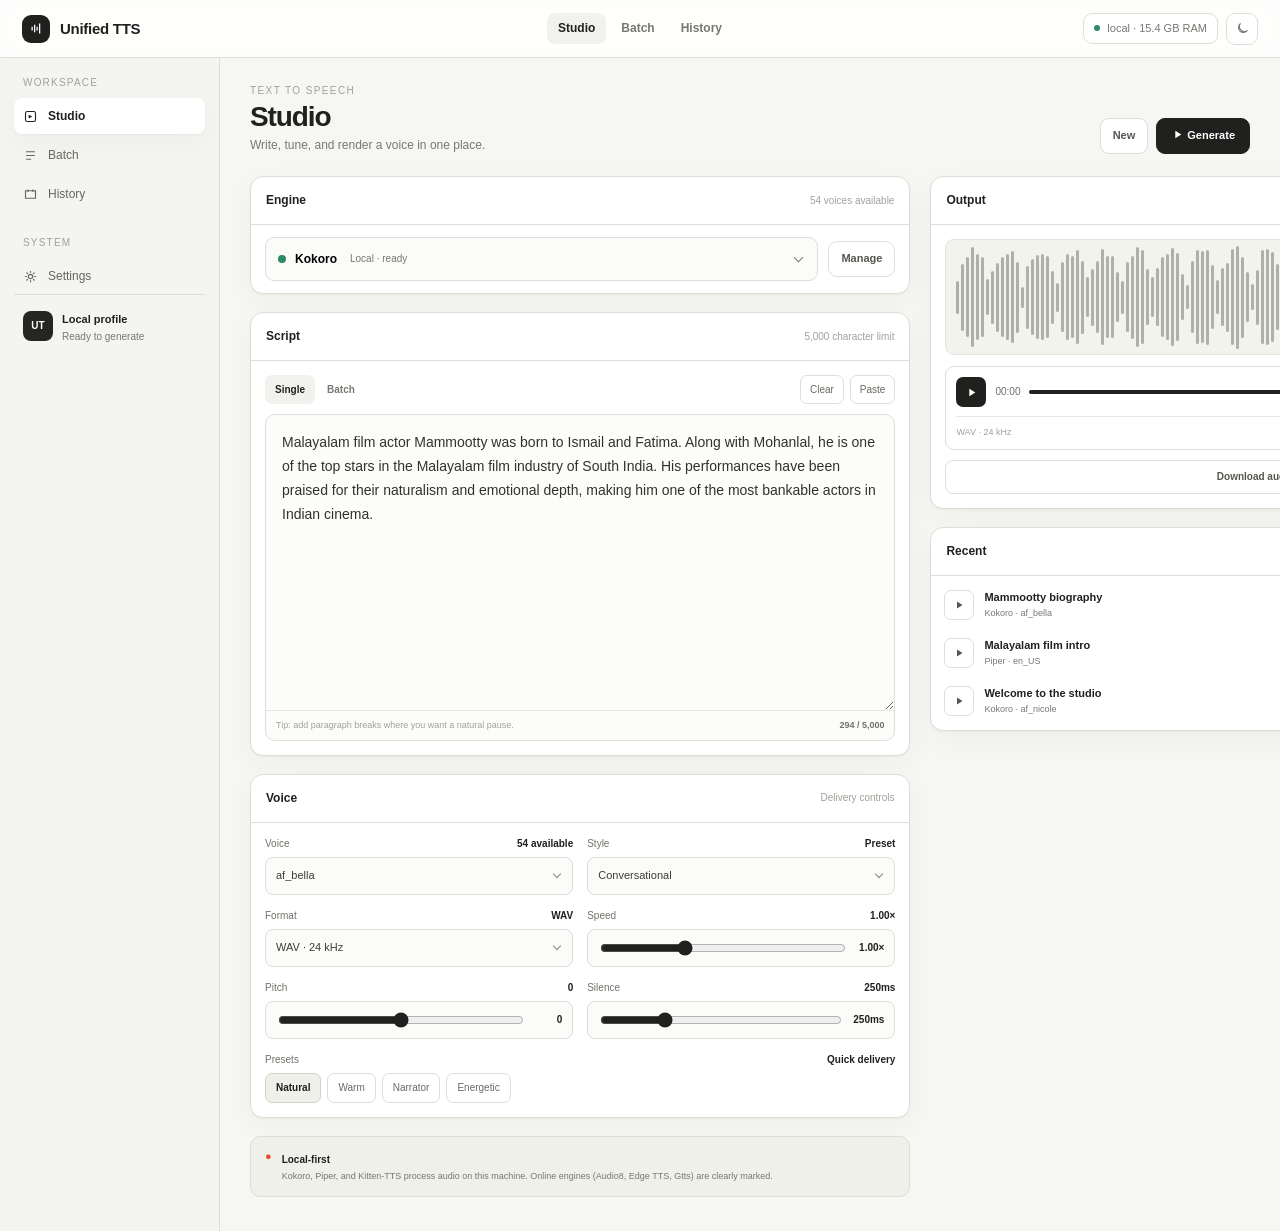
<file: docs/demos/combined-demo.html>
<!doctype html>
<html lang="en">
<head>
<meta charset="utf-8" />
<meta name="viewport" content="width=device-width,initial-scale=1" />
<title>Unified TTS — Studio</title>
<style>
:root{
  --bg:#f6f6f3;--surface:#fff;--surface-2:#f1f1ed;--surface-3:#e9e9e4;
  --text:#20211f;--muted:#777872;--faint:#a1a19a;--line:#deded8;
  --accent:#e84f2f;--accent-dark:#c83f25;--ok:#2d8b63;
  --shadow:0 1px 2px rgba(0,0,0,.04),0 8px 30px rgba(0,0,0,.035);
}
*{box-sizing:border-box}html,body{margin:0;min-height:100%;font-family:Inter,ui-sans-serif,-apple-system,BlinkMacSystemFont,"Segoe UI",sans-serif;background:var(--bg);color:var(--text)}
button,input,textarea{font:inherit}button{cursor:pointer}
body{font-size:14px;line-height:1.4}
.app{min-height:100vh;display:grid;grid-template-rows:58px 1fr}
header{display:flex;align-items:center;justify-content:space-between;padding:0 22px;border-bottom:1px solid var(--line);background:rgba(255,255,255,.82);backdrop-filter:blur(10px);position:sticky;top:0;z-index:30}
.brand{display:flex;align-items:center;gap:10px;font-weight:700;letter-spacing:-.02em}.brand-mark{width:28px;height:28px;border-radius:9px;background:var(--text);display:grid;place-items:center;color:white}.brand-mark svg{width:15px;height:15px}.brand-name{font-size:15px}
.top-center{display:flex;align-items:center;gap:4px;position:absolute;left:50%;transform:translateX(-50%)}.top-tab{padding:7px 11px;border-radius:8px;font-size:12px;color:var(--muted);font-weight:550}.top-tab.active{background:var(--surface-2);color:var(--text)}
.top-right{display:flex;align-items:center;gap:8px}.machine{display:flex;align-items:center;gap:7px;padding:7px 10px;border:1px solid var(--line);border-radius:9px;background:var(--surface);font-size:11px;color:var(--muted)}.status-dot{width:6px;height:6px;background:var(--ok);border-radius:50%}.round{width:32px;height:32px;border:1px solid var(--line);background:var(--surface);border-radius:9px;display:grid;place-items:center;color:var(--muted)}.round svg{width:15px;height:15px}
main{display:grid;grid-template-columns:220px minmax(0,1fr);min-height:calc(100vh - 58px)}
aside{border-right:1px solid var(--line);padding:18px 14px;background:#f4f4f0}.side-title{font-size:10px;text-transform:uppercase;letter-spacing:.12em;color:var(--faint);padding:0 9px 8px}.nav{display:grid;gap:3px}.nav button{height:36px;border:0;background:transparent;border-radius:8px;padding:0 9px;display:flex;align-items:center;gap:10px;color:#66675f;text-align:left;font-size:12px}.nav button:hover{background:#ecece7}.nav button.active{background:#fff;color:var(--text);font-weight:650;box-shadow:var(--shadow)}.nav svg{width:15px;height:15px;stroke:currentColor}.side-bottom{margin-top:auto;border-top:1px solid var(--line);padding:14px 9px 0}.profile{display:flex;gap:9px;align-items:center}.avatar{width:30px;height:30px;border-radius:8px;background:#252622;color:#fff;display:grid;place-items:center;font-size:10px;font-weight:700}.profile strong{font-size:11px}.profile span{display:block;color:var(--muted);font-size:10px;margin-top:1px}
.content{padding:26px 30px 34px;max-width:1280px;width:100%;margin:0 auto}.page-head{display:flex;justify-content:space-between;align-items:end;margin-bottom:22px}.kicker{font-size:10px;color:var(--faint);text-transform:uppercase;letter-spacing:.14em;margin-bottom:4px}.page-head h1{font-size:28px;letter-spacing:-.04em;line-height:1.05;margin:0;font-weight:740}.page-head p{margin:6px 0 0;color:var(--muted);font-size:12px}.head-actions{display:flex;gap:8px}.btn{height:36px;padding:0 12px;border-radius:9px;border:1px solid var(--line);background:var(--surface);color:#55564f;font-size:11px;font-weight:600}.btn:hover{background:#fafaf8}.btn.primary{background:var(--text);border-color:var(--text);color:#fff;padding:0 14px}.btn.primary:hover{background:#11120f}
.grid{display:grid;grid-template-columns:minmax(0,1.55fr) minmax(310px,.75fr);gap:20px;align-items:start}.column{display:grid;gap:18px}
.section{background:var(--surface);border:1px solid var(--line);border-radius:13px;box-shadow:var(--shadow)}.section-head{height:48px;padding:0 15px;border-bottom:1px solid var(--line);display:flex;justify-content:space-between;align-items:center}.section-head .title{font-size:12px;font-weight:680}.section-head .sub{font-size:10px;color:var(--faint)}
.engine-row{padding:12px 14px;display:flex;gap:10px;align-items:center}.engine-wrap{position:relative;flex:1}.engine-trigger{width:100%;height:44px;border:1px solid var(--line);border-radius:9px;background:#fbfbf9;padding:0 12px;display:flex;align-items:center;justify-content:space-between;text-align:left}.engine-trigger:hover,.engine-wrap.open .engine-trigger{border-color:#c9c9c2;background:#fff}.engine-left{display:flex;align-items:center;gap:9px}.engine-dot{width:8px;height:8px;border-radius:50%;background:var(--ok)}.engine-name{font-size:12px;font-weight:650}.engine-meta{font-size:10px;color:var(--muted);margin-left:4px}.engine-chevron{width:7px;height:7px;border-right:1px solid #7c7d75;border-bottom:1px solid #7c7d75;transform:rotate(45deg);margin:0 3px 4px 0}.engine-wrap.open .engine-chevron{transform:rotate(225deg) translate(-1px,-1px)}.engine-menu{position:absolute;left:0;right:0;top:calc(100% + 6px);background:#fff;border:1px solid var(--line);border-radius:10px;padding:5px;box-shadow:0 16px 40px rgba(0,0,0,.12);display:none;z-index:20}.engine-wrap.open .engine-menu{display:block}.engine-option{width:100%;display:grid;grid-template-columns:auto 1fr auto;gap:9px;align-items:center;border:0;border-radius:7px;background:#fff;padding:8px 8px;text-align:left}.engine-option:hover{background:var(--surface-2)}.engine-option.current{background:#f3f3ef}.engine-option .mini-dot{width:7px;height:7px;border-radius:50%;background:#a8a9a2}.engine-option.online .mini-dot{background:var(--ok)}.option-name{font-size:11px;font-weight:650}.option-meta{font-size:9px;color:var(--muted)}.option-badge{font-size:9px;color:var(--muted)}
.composer{padding:14px}.toolbar{display:flex;justify-content:space-between;align-items:center;margin-bottom:10px}.tabs{display:flex;gap:2px}.tab{height:29px;padding:0 10px;border:0;background:transparent;border-radius:7px;color:var(--muted);font-size:10px;font-weight:600}.tab.active{background:var(--surface-2);color:var(--text)}.toolset{display:flex;gap:6px}.small-btn{height:29px;padding:0 9px;border:1px solid var(--line);background:#fff;border-radius:7px;color:#686961;font-size:10px}
.editor{border:1px solid var(--line);border-radius:10px;overflow:hidden;background:#fcfcfa}.editor:focus-within{border-color:#bfbfb8;box-shadow:0 0 0 3px rgba(30,31,28,.04)}textarea{width:100%;min-height:295px;resize:vertical;display:block;border:0;outline:none;padding:16px;background:transparent;color:#31322e;font-size:14px;line-height:1.7}textarea::placeholder{color:#aaa}.editor-foot{display:flex;justify-content:space-between;padding:8px 10px;border-top:1px solid #e7e7e2;color:var(--faint);font-size:9px}.editor-foot strong{font-weight:600;color:#72736b}
.controls{padding:14px;display:grid;grid-template-columns:1fr 1fr;gap:14px}.control label{display:flex;justify-content:space-between;color:#71726b;font-size:10px;margin-bottom:6px}.control label strong{color:var(--text);font-size:10px}.field{height:38px;border:1px solid var(--line);border-radius:8px;background:#fbfbf9;padding:0 10px;display:flex;align-items:center;justify-content:space-between;font-size:11px;color:#3d3e39}.field .chev{width:6px;height:6px;border-right:1px solid #878880;border-bottom:1px solid #878880;transform:rotate(45deg);margin:0 2px 3px}.slider{height:38px;border:1px solid var(--line);border-radius:8px;background:#fbfbf9;padding:0 10px;display:flex;align-items:center;gap:9px}.slider input{width:100%;accent-color:var(--text)}.slider output{width:32px;text-align:right;font-size:10px;font-weight:650}.wide{grid-column:1/-1}.presets{display:flex;gap:6px;flex-wrap:wrap}.preset{height:30px;padding:0 10px;border:1px solid var(--line);background:#fff;border-radius:7px;font-size:10px;color:#696a63}.preset.active{background:#f0f0eb;color:var(--text);font-weight:650;border-color:#d1d1c9}
.output-inner{padding:14px}.wave{height:116px;background:#f3f3ee;border:1px solid #e3e3dd;border-radius:9px;display:flex;align-items:center;gap:2px;padding:16px 10px;overflow:hidden}.bar{width:3px;background:#9f9f96;border-radius:2px;opacity:.8}.bar.active{background:var(--accent);opacity:1}.player{margin-top:11px;border:1px solid var(--line);border-radius:9px;padding:10px}.player-row{display:grid;grid-template-columns:30px auto 1fr auto;align-items:center;gap:9px}.play{width:30px;height:30px;border:0;border-radius:7px;background:var(--text);color:white;display:grid;place-items:center}.play svg{width:13px;height:13px;fill:currentColor}.time{font-size:10px;color:#6e6f67;font-variant-numeric:tabular-nums}.timeline{height:4px;background:#dddcd7;border-radius:999px;position:relative}.timeline span{display:block;width:76%;height:100%;border-radius:999px;background:var(--text)}.file-row{display:flex;justify-content:space-between;margin-top:9px;padding-top:9px;border-top:1px solid #e7e7e2;color:var(--faint);font-size:9px}.download{margin-top:10px;width:100%;height:34px;border:1px solid var(--line);background:#fff;border-radius:8px;font-size:10px;font-weight:650;color:#55564f}
.recent{padding:5px}.recent-item{display:grid;grid-template-columns:30px 1fr auto;gap:10px;align-items:center;padding:9px 8px;border-radius:8px}.recent-item:hover{background:var(--surface-2)}.recent-play{width:30px;height:30px;border-radius:7px;border:1px solid var(--line);background:#fff;display:grid;place-items:center;color:#55564f}.recent-play svg{width:12px;height:12px;fill:currentColor}.recent-name{font-size:11px;font-weight:620;white-space:nowrap;overflow:hidden;text-overflow:ellipsis}.recent-meta{font-size:9px;color:var(--muted);margin-top:2px}.recent-time{font-size:9px;color:var(--muted)}
.tip{padding:12px 14px;display:flex;gap:10px;align-items:flex-start;background:#f0f0eb;border:1px solid var(--line);border-radius:10px}.tip-mark{font-size:11px;font-weight:800;color:var(--accent)}.tip b{font-size:10px}.tip p{margin:2px 0 0;color:var(--muted);font-size:9px;line-height:1.5}
.toast{position:fixed;left:50%;bottom:18px;transform:translateX(-50%) translateY(20px);opacity:0;padding:8px 12px;border:1px solid #2f302c;background:#252622;color:#fff;border-radius:8px;font-size:10px;transition:.2s;z-index:50}.toast.show{opacity:1;transform:translateX(-50%) translateY(0)}
@media(max-width:980px){main{grid-template-columns:1fr}aside{display:none}.top-center{display:none}.grid{grid-template-columns:1fr}.content{padding:20px}.engine-row{padding-right:10px}.engine-wrap{min-width:0}}
@media(max-width:600px){.content{padding:16px}.page-head{align-items:flex-start;gap:12px;flex-direction:column}.head-actions{width:100%}.head-actions .btn{flex:1}.controls{grid-template-columns:1fr}.wide{grid-column:auto}.machine{display:none}.top-right{gap:5px}.engine-trigger{height:42px}.engine-meta{display:none}}
</style>
</head>
<body>
<div class="app">
<header>
  <div class="brand"><div class="brand-mark"><svg viewBox="0 0 24 24" fill="none" stroke="currentColor" stroke-width="2"><path d="M5 9v6M9 6v12M13 9v6M17 4v16"/></svg></div><span class="brand-name">Unified TTS</span></div>
  <div class="top-center"><div class="top-tab active">Studio</div><div class="top-tab">Batch</div><div class="top-tab">History</div></div>
  <div class="top-right"><div class="machine"><span class="status-dot"></span> local · 15.4 GB RAM</div><button class="round" aria-label="Theme"><svg viewBox="0 0 24 24" fill="none" stroke="currentColor" stroke-width="1.7"><path d="M20 15.2A8 8 0 0 1 8.8 4a8 8 0 1 0 11.2 11.2Z"/></svg></button></div>
</header>
<main>
<aside>
  <div class="side-title">Workspace</div>
  <div class="nav">
    <button class="active"><svg viewBox="0 0 24 24" fill="none" stroke-width="1.8"><rect x="4" y="4" width="16" height="16" rx="3"/><path d="m9 9 6 3-6 3V9Z" fill="currentColor" stroke="none"/></svg>Studio</button>
    <button><svg viewBox="0 0 24 24" fill="none" stroke-width="1.8"><path d="M5 6h14M5 12h14M5 18h8"/></svg>Batch</button>
    <button><svg viewBox="0 0 24 24" fill="none" stroke-width="1.8"><path d="M4 6h16v12H4z"/><path d="M8 4v4M16 4v4M8 12h.01M12 12h.01M16 12h.01M8 16h.01M12 16h.01"/></svg>History</button>
  </div>
  <div class="side-title" style="margin-top:24px">System</div>
  <div class="nav"><button><svg viewBox="0 0 24 24" fill="none" stroke-width="1.8"><path d="M12 3v3M12 18v3M3 12h3M18 12h3M5.6 5.6l2.1 2.1M16.3 16.3l2.1 2.1M5.6 18.4l2.1-2.1M16.3 7.7l2.1-2.1"/><circle cx="12" cy="12" r="3.5"/></svg>Settings</button></div>
  <div class="side-bottom"><div class="profile"><div class="avatar">UT</div><div><strong>Local profile</strong><span>Ready to generate</span></div></div></div>
</aside>
<section class="content">
  <div class="page-head"><div><div class="kicker">Text to speech</div><h1>Studio</h1><p>Write, tune, and render a voice in one place.</p></div><div class="head-actions"><button class="btn" id="resetBtn">New</button><button class="btn primary" id="generateBtn"><svg style="width:13px;height:13px;vertical-align:-2px" viewBox="0 0 24 24" fill="currentColor"><path d="M8 5v14l11-7-11-7Z"/></svg> Generate</button></div></div>
  <div class="grid">
    <div class="column">
      <section class="section">
        <div class="section-head"><span class="title">Engine</span><span class="sub" id="engineStatus">54 voices available</span></div>
        <div class="engine-row"><div class="engine-wrap" id="engineWrap"><button class="engine-trigger" id="engineTrigger" aria-expanded="false"><span class="engine-left"><span class="engine-dot"></span><span class="engine-name" id="engineName">Kokoro</span><span class="engine-meta" id="engineMeta">Local · ready</span></span><span class="engine-chevron"></span></button>
          <div class="engine-menu" id="engineMenu">
            <button class="engine-option current" data-name="Kokoro" data-meta="Local · ready" data-count="54 voices available"><span class="mini-dot" style="background:#2d8b63"></span><span><span class="option-name">Kokoro</span><br><span class="option-meta">Local · 54 voices</span></span><span class="option-badge">Recommended</span></button>
            <button class="engine-option" data-name="Piper" data-meta="Local · ready" data-count="8 voices available"><span class="mini-dot" style="background:#2d8b63"></span><span><span class="option-name">Piper</span><br><span class="option-meta">Local · 8 voices</span></span><span class="option-badge">Local</span></button>
            <button class="engine-option" data-name="Kitten-TTS" data-meta="Installed · ready" data-count="Model installed"><span class="mini-dot"></span><span><span class="option-name">Kitten-TTS</span><br><span class="option-meta">Installed model</span></span><span class="option-badge">Ready</span></button>
            <button class="engine-option online" data-name="Audio8" data-meta="Online · connected" data-count="Online engine"><span class="mini-dot"></span><span><span class="option-name">Audio8</span><br><span class="option-meta">Online · connected</span></span><span class="option-badge">Online</span></button>
            <button class="engine-option online" data-name="Edge TTS" data-meta="Online · connected" data-count="Online engine"><span class="mini-dot"></span><span><span class="option-name">Edge TTS</span><br><span class="option-meta">Online · connected</span></span><span class="option-badge">Online</span></button>
            <button class="engine-option online" data-name="Gtts" data-meta="Online · connected" data-count="Online engine"><span class="mini-dot"></span><span><span class="option-name">Gtts</span><br><span class="option-meta">Online · connected</span></span><span class="option-badge">Online</span></button>
          </div>
        </div><button class="btn" id="engineInfo">Manage</button></div>
      </section>

      <section class="section">
        <div class="section-head"><span class="title">Script</span><span class="sub">5,000 character limit</span></div>
        <div class="composer">
          <div class="toolbar"><div class="tabs"><button class="tab active" id="singleTab">Single</button><button class="tab" id="batchTab">Batch</button></div><div class="toolset"><button class="small-btn" id="clearBtn">Clear</button><button class="small-btn" id="pasteBtn">Paste</button></div></div>
          <div class="editor"><textarea id="text" maxlength="5000">Malayalam film actor Mammootty was born to Ismail and Fatima. Along with Mohanlal, he is one of the top stars in the Malayalam film industry of South India. His performances have been praised for their naturalism and emotional depth, making him one of the most bankable actors in Indian cinema.</textarea><div class="editor-foot"><span>Tip: add paragraph breaks where you want a natural pause.</span><strong id="count">0 / 5,000</strong></div></div>
        </div>
      </section>

      <section class="section"><div class="section-head"><span class="title">Voice</span><span class="sub">Delivery controls</span></div><div class="controls">
        <div class="control"><label><span>Voice</span><strong id="voiceCount">54 available</strong></label><div class="field">af_bella <span class="chev"></span></div></div>
        <div class="control"><label><span>Style</span><strong>Preset</strong></label><div class="field">Conversational <span class="chev"></span></div></div>
        <div class="control"><label><span>Format</span><strong>WAV</strong></label><div class="field">WAV · 24 kHz <span class="chev"></span></div></div>
        <div class="control"><label><span>Speed</span><strong id="speedLabel">1.00×</strong></label><div class="slider"><input id="speed" type="range" min="0.5" max="2" value="1" step="0.05"><output id="speedOut">1.00×</output></div></div>
        <div class="control"><label><span>Pitch</span><strong id="pitchLabel">0</strong></label><div class="slider"><input id="pitch" type="range" min="-5" max="5" value="0"><output id="pitchOut">0</output></div></div>
        <div class="control"><label><span>Silence</span><strong id="silenceLabel">250ms</strong></label><div class="slider"><input id="silence" type="range" min="0" max="1000" value="250" step="50"><output id="silenceOut">250ms</output></div></div>
        <div class="control wide"><label><span>Presets</span><strong>Quick delivery</strong></label><div class="presets"><button class="preset active">Natural</button><button class="preset">Warm</button><button class="preset">Narrator</button><button class="preset">Energetic</button></div></div>
      </div></section>
      <div class="tip"><div class="tip-mark">●</div><div><b>Local-first</b><p>Kokoro, Piper, and Kitten-TTS process audio on this machine. Online engines (Audio8, Edge TTS, Gtts) are clearly marked.</p></div></div>
    </div>

    <div class="column">
      <section class="section"><div class="section-head"><span class="title">Output</span><span class="sub" id="outputMeta">Kokoro · af_bella</span></div><div class="output-inner"><div class="wave" id="wave"></div><div class="player"><div class="player-row"><button class="play" id="play"><svg viewBox="0 0 24 24"><path d="M8 5v14l11-7-11-7Z"/></svg></button><span class="time" id="currentTime">00:00</span><div class="timeline"><span id="progress"></span></div><span class="time" id="duration">00:00</span></div><div class="file-row"><span id="formatLabel">WAV · 24 kHz</span><span id="sizeLabel">—</span></div></div><button class="download" id="downloadBtn">Download audio</button></div></section>
      <section class="section"><div class="section-head"><span class="title">Recent</span><button class="small-btn">View all</button></div><div class="recent">
        <div class="recent-item"><button class="recent-play"><svg viewBox="0 0 24 24"><path d="M8 5v14l11-7-11-7Z"/></svg></button><div><div class="recent-name">Mammootty biography</div><div class="recent-meta">Kokoro · af_bella</div></div><div class="recent-time">00:53</div></div>
        <div class="recent-item"><button class="recent-play"><svg viewBox="0 0 24 24"><path d="M8 5v14l11-7-11-7Z"/></svg></button><div><div class="recent-name">Malayalam film intro</div><div class="recent-meta">Piper · en_US</div></div><div class="recent-time">00:31</div></div>
        <div class="recent-item"><button class="recent-play"><svg viewBox="0 0 24 24"><path d="M8 5v14l11-7-11-7Z"/></svg></button><div><div class="recent-name">Welcome to the studio</div><div class="recent-meta">Kokoro · af_nicole</div></div><div class="recent-time">00:04</div></div>
      </div></section>
    </div>
  </div>
</section>
</main></div>
<div class="toast" id="toast"></div>
<script>
const $=s=>document.querySelector(s), $$=s=>document.querySelectorAll(s);
const text=$('#text'),count=$('#count');
function updateCount(){count.textContent=text.value.length.toLocaleString()+' / 5,000'} updateCount(); text.addEventListener('input',updateCount);
$('#clearBtn').onclick=()=>{text.value='';updateCount();text.focus()};
$('#pasteBtn').onclick=async()=>{try{text.value=await navigator.clipboard.readText();updateCount();showToast('Pasted from clipboard')}catch{showToast('Clipboard access was unavailable')}};
$('#resetBtn').onclick=()=>{text.value='';updateCount();showToast('New script')};
const wrap=$('#engineWrap'),trigger=$('#engineTrigger');trigger.onclick=()=>{const open=wrap.classList.toggle('open');trigger.setAttribute('aria-expanded',open)};
document.addEventListener('click',e=>{if(!wrap.contains(e.target)){wrap.classList.remove('open');trigger.setAttribute('aria-expanded','false')}});
$$('.engine-option').forEach(o=>o.onclick=()=>{const name=o.dataset.name;$('#engineName').textContent=name;$('#engineMeta').textContent=o.dataset.meta;$('#engineStatus').textContent=o.dataset.count;$$('.engine-option').forEach(x=>x.classList.remove('current'));o.classList.add('current');wrap.classList.remove('open');showToast(name+' selected')});
$$('.preset').forEach(b=>b.onclick=()=>{$$('.preset').forEach(x=>x.classList.remove('active'));b.classList.add('active')});
const speed=$('#speed'),pitch=$('#pitch'),silence=$('#silence');
speed.oninput=()=>{$('#speedOut').textContent=(+speed.value).toFixed(2)+'×';$('#speedLabel').textContent=(+speed.value).toFixed(2)+'×'};
pitch.oninput=()=>{$('#pitchOut').textContent=pitch.value;$('#pitchLabel').textContent=pitch.value};
silence.oninput=()=>{$('#silenceOut').textContent=silence.value+'ms';$('#silenceLabel').textContent=silence.value+'ms'};
$('#singleTab').onclick=()=>{$('#singleTab').classList.add('active');$('#batchTab').classList.remove('active')};
$('#batchTab').onclick=()=>{$('#batchTab').classList.add('active');$('#singleTab').classList.remove('active');showToast('Batch mode selected')};
const wave=$('#wave');
function makeWave(activeCount=0){wave.innerHTML='';for(let i=0;i<120;i++){const b=document.createElement('i');b.className='bar'+(i<activeCount?' active':'');b.style.height=(18+Math.abs(Math.sin(i*0.48))*64+Math.random()*22)+'px';wave.appendChild(b)}}
makeWave(0);
let playing=false;$('#play').onclick=()=>{playing=!playing;$('#play').innerHTML=playing?'<svg viewBox="0 0 24 24"><path d="M7 5h3v14H7zM14 5h3v14h-3z"/></svg>':'<svg viewBox="0 0 24 24"><path d="M8 5v14l11-7-11-7Z"/></svg>'};
$('#downloadBtn').onclick=()=>showToast('Download started');
$('#engineInfo').onclick=()=>showToast('Engine management coming next');
let timer;function showToast(msg){const t=$('#toast');t.textContent=msg;t.classList.add('show');clearTimeout(timer);timer=setTimeout(()=>t.classList.remove('show'),1500)}
$('#generateBtn').onclick=()=>{const b=$('#generateBtn');const old=b.innerHTML;b.disabled=true;b.textContent='Generating…';makeWave(0);let i=0;const anim=setInterval(()=>{makeWave(i++);if(i>120){clearInterval(anim);makeWave(120)}},20);setTimeout(()=>{b.disabled=false;b.innerHTML=old;showToast('Audio generated');$('#currentTime').textContent='00:00';$('#duration').textContent='00:14';$('#progress').style.width='0%';$('#sizeLabel').textContent='1.2 MB'},2000)};
</script>
</body></html>
</file>
